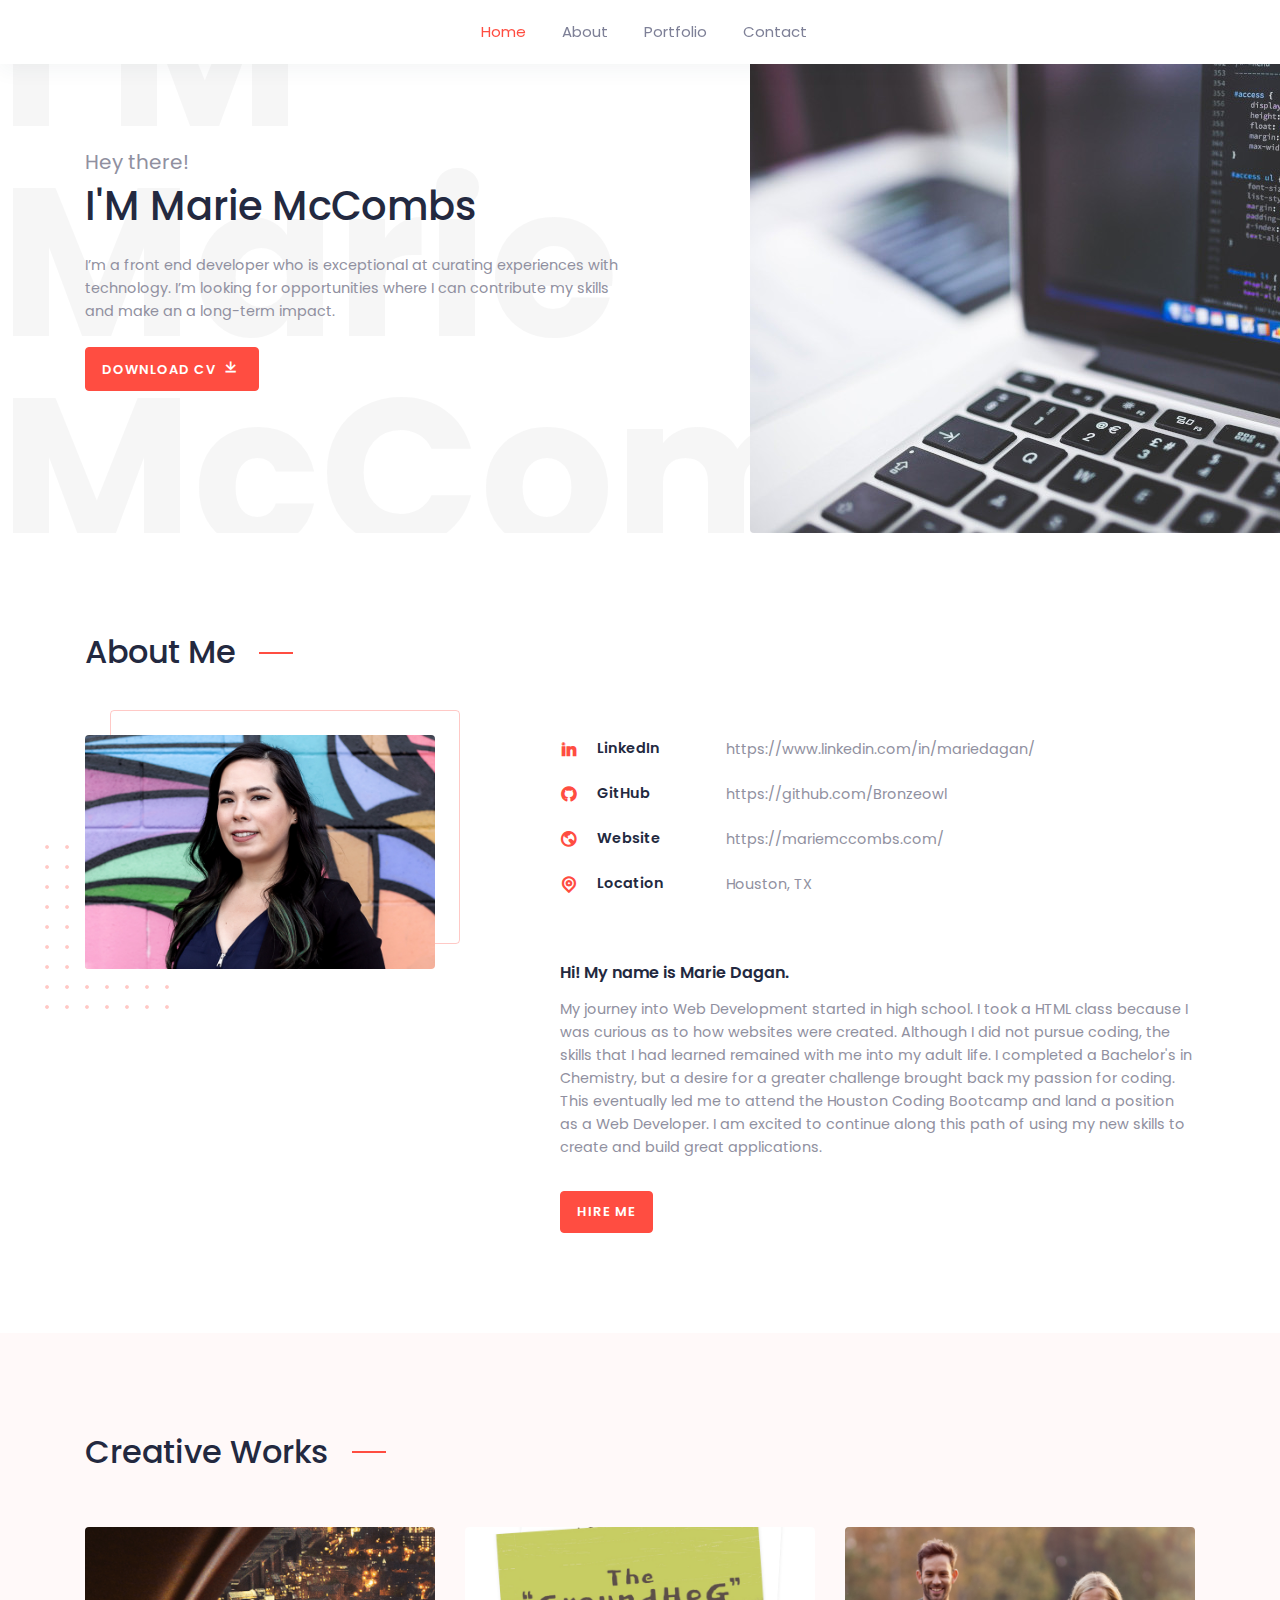
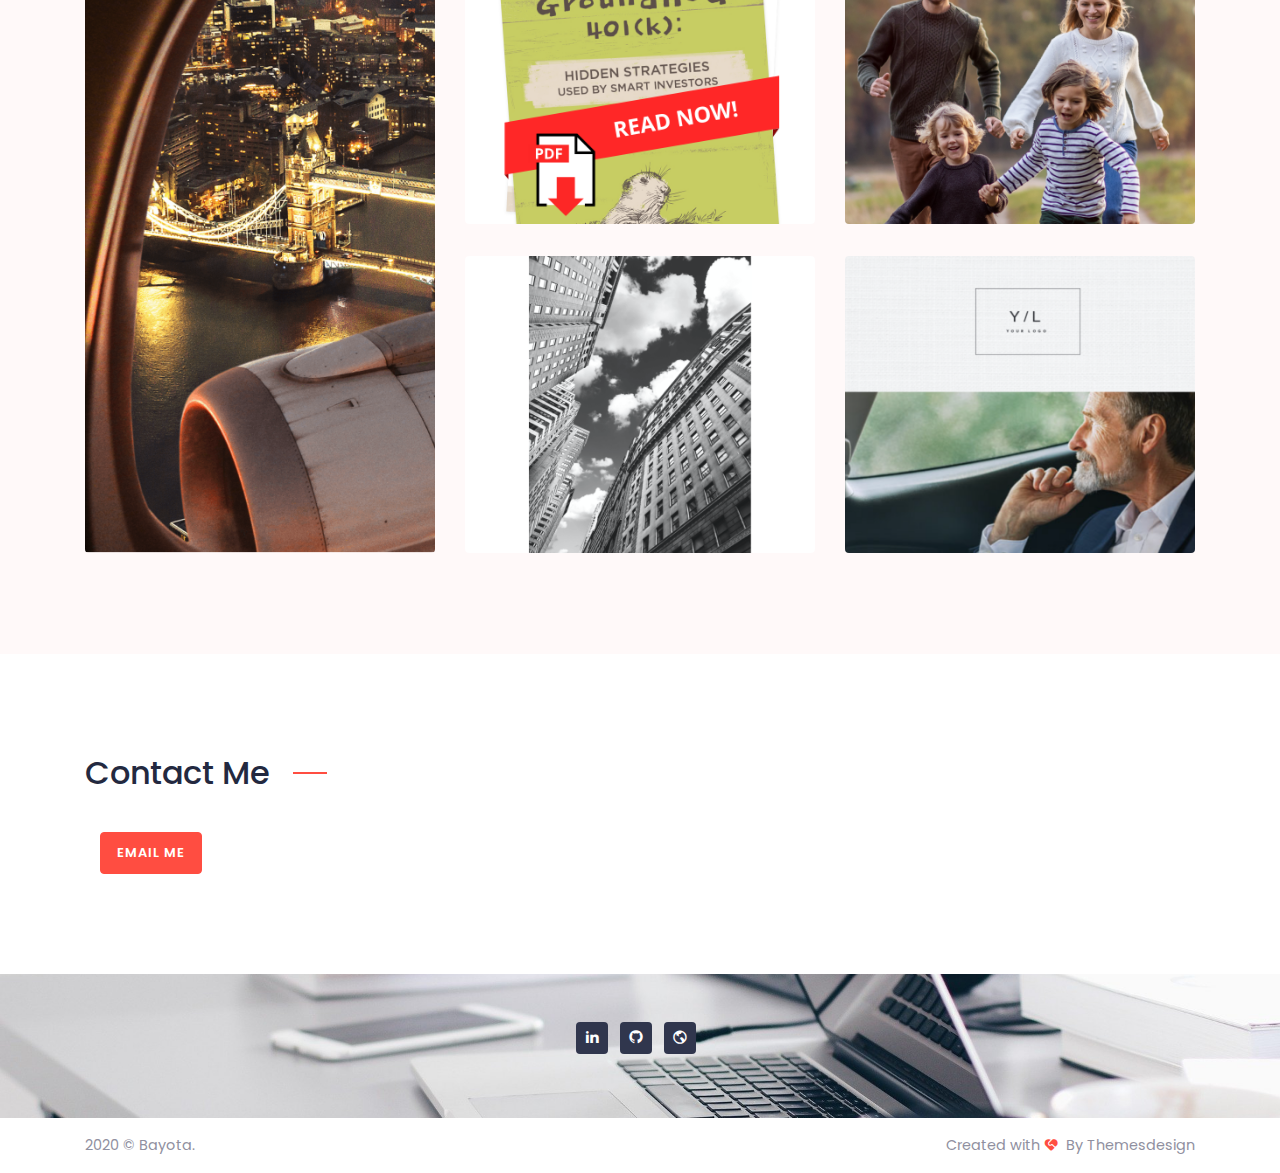
<file: index.html>
<!DOCTYPE html>
<html lang="en">
    <head>
        <meta charset="utf-8" />
        <title>Marie McCombs | Web Developer</title>
        <meta name="viewport" content="width=device-width, initial-scale=1.0" />
        <meta name="description" content="Premium Bootstrap 4 Personal Template" />
        <meta name="keywords" content="bootstrap 4, premium, marketing, multipurpose" />
        <meta content="Themesdesign" name="author" />

        <!--favicon-->
        <link rel="shortcut icon" href="images/favicon.ico" />
     
        <!-- remix icon -->
        <link rel="stylesheet" type="text/css" href="css/remixicon.css">

        <!-- css -->
        <link href="css/bootstrap.min.css" rel="stylesheet" type="text/css" />
        <link href="css/style.min.css?v=2" rel="stylesheet" type="text/css" />
        <link href="css/utilities.min.css" rel="stylesheet" type="text/css" />
    </head>

    <body>
        <!--navbar start-->
        <nav class="navbar navbar-expand-lg fixed-top navbar-light sticky">
            <div class="container">
                <a href="javascript:void(0);" class="navbar-toggler ml-auto" data-toggle="collapse" data-target="#navbarNav" aria-controls="navbarNav" aria-expanded="false" aria-label="Toggle navigation">
                    <span class="navbar-toggle-icon"><i class="ri-menu-line"></i></span>
                </a>

                <div class="collapse navbar-collapse" id="navbarNav">
                    <ul class="navbar-nav mx-auto">
                        <li class="nav-item active">
                            <a class="nav-link" href="#home">Home</a>
                        </li>
                        <li class="nav-item">
                            <a class="nav-link" href="#about">About</a>
                        </li>
                        <li class="nav-item">
                            <a class="nav-link" href="#portfolio">Portfolio</a>
                        </li>
                        <li class="nav-item">
                            <a class="nav-link" href="#contact">Contact</a>
                        </li>
                    </ul>
                </div>
            </div>
        </nav>
        <!--navbar end-->

        <!--hero start-->
        <section class="hero-2 overflow-hidden position-relative" id="home">
            <div class="bg-text d-none d-xl-block">
                <h1 class="font-weight-bold hero-bg-text">
                    I'M <br />
                    Marie <br />
                    McCombs
                </h1>
            </div>
            <div class="container">
                <div class="row align-items-center">
                    <div class="col-lg-6 col-md-6">
                        <h5 class="font-weight-normal text-muted mt-2">Hey there!</h5>
                        <h1 class="text-dark mb-4">I'M Marie McCombs</h1>
                        <p class="text-muted mb-4">
                            I’m a front end developer who is exceptional at curating experiences with technology. I’m looking for opportunities where I can contribute my skills and make an a long-term impact.
                        </p>
                        <a href="pdf/MarieMcCombsResume.pdf" target="new" class="btn btn-primary">
                            Download CV <span><i class="ri-download-line px-1"></i></span>
                        </a>
                    </div>
                    <div class="col-lg-5 col-md-6 offset-lg-1">
                        <img class="rounded hero-img mt-lg-0 mt-5" src="images/hero.jpeg" alt="" />
                    </div>
                </div>
                <!-- end row -->
            </div>
        </section>
        <!--hero end-->

        <!--about me start-->
        <section class="section" id="about">
            <div class="container">
                <div class="row">
                    <div class="col-12 mb-4">                        
                        <h2 class="title">About Me <span class="title-border ml-4 pl-3"></span></h2>                        
                    </div>
                </div>
                <!-- end row -->
                <div class="row">
                    <div class="col-md-4 mt-4 pt-2">
                        <div class="about-border position-relative">
                            <img class="img-fluid rounded about-img" src="images/MarieDagan-2.jpg" alt="" />
                            <img class="img-fluid about-dot d-none d-lg-block" src="images/dot.png" alt="" />
                        </div>
                    </div>

                    <div class="col-md-7 offset-md-1 mt-4 pt-2">
                        <dl class="row align-items-center about-content">
                            <dt class="col-lg-3 col-md-4 col-sm-6 col-12 font-weight-semibold"><i class="ri-linkedin-fill align-middle pr-3 text-primary font-size-18"></i> <span class="pt-sm-0 pt-1">LinkedIn</span></dt>
                            <dd class="col-lg-9 col-md-8 col-sm-6 col-12 text-muted mb-0"><span class="mr-xl-5 mr-4 font-weight-semibold d-none d-sm-none">:</span><a href="https://www.linkedin.com/in/mariedagan/" target="new" class="text-muted pt-sm-0 pt-2 ml-sm-0 ml-3">https://www.linkedin.com/in/mariedagan/</a></dd>

                            <dt class="col-lg-3 col-md-4 col-sm-6 col-12 font-weight-semibold mt-xl-3 mt-2"><i class="ri-github-fill align-middle pr-3 text-primary font-size-18"></i> <span class="pt-sm-0 pt-1">GitHub</span></dt>
                            <dd class="col-lg-9 col-md-8 col-sm-6 col-12 text-muted mb-0 mt-xl-3 mt-2"><span class="mr-xl-5 mr-4 font-weight-semibold d-none d-sm-none">:</span><a href="https://github.com/Bronzeowl" target="new" class="text-muted ml-sm-0 ml-3">https://github.com/Bronzeowl</a></dd>

                            <dt class="col-lg-3 col-md-4 col-sm-6 col-12 font-weight-semibold mt-xl-3 mt-2"><i class="ri-earth-line align-middle pr-3 text-primary font-size-18"></i> <span class="pt-sm-0 pt-1">Website</span></dt>
                            <dd class="col-lg-9 col-md-8 col-sm-6 col-12 text-muted mb-0 mt-xl-3 mt-2"><span class="mr-xl-5 mr-4 font-weight-semibold d-none d-sm-none">:</span><a href="https://mariemccombs.com/" target="new" class="text-muted ml-sm-0 ml-3">https://mariemccombs.com/</a></dd>

                            <dt class="col-lg-3 col-md-4 col-sm-6 col-12 font-weight-semibold mt-xl-3 mt-2"><i class="ri-map-pin-line align-middle pr-3 text-primary font-size-18"></i> <span class="pt-sm-0 pt-1">Location</span></dt>
                            <dd class="col-lg-9 col-md-8 col-sm-6 col-12 text-muted mb-0 mt-xl-3 mt-2"><span class="mr-xl-5 mr-4 font-weight-semibold d-none d-sm-none">:</span><a href="#" class="text-muted ml-sm-0 ml-3">Houston, TX</a></dd>
                        </dl>

                        <div class="row">
                            <div class="col-12 pt-xl-5 pt-3">
                                <h6 class="font-weight-semibold">Hi! My name is Marie Dagan.</h6>
                                <p class="text-muted mt-xl-3 mt-2">
                                    My journey into Web Development started in high school. I took a HTML class because I was curious as to how websites were created. Although I did not pursue coding, the skills that I had learned remained with me into my adult life. I completed a Bachelor's in Chemistry, but a desire for a greater challenge brought back my passion for coding. This eventually led me to attend the Houston Coding Bootcamp and land a position as a Web Developer. I am excited to continue along this path of using my new skills to create and build great applications.
                                </p>
    
                                <a href="#contact" class="btn btn-primary mt-3">Hire Me</a>
                            </div>
                        </div>
                    </div>
                </div>
                <!-- end row -->
            </div>
        </section>
        <!-- about us end -->

        <!-- creative works start -->
        <section class="section bg-light" id="portfolio">
            <div class="container">
                <div class="row">
                    <div class="col-12 mb-4">
                        <h2 class="mb-0 title">Creative Works <span class="title-border ml-4 pl-3"></span></h2>
                    </div>
                </div>
                <!-- end row -->

                <!-- Gallery -->
                <div class="row projects-wrapper">
                    <div class="col-lg-4 col-md-6 mt-4 pt-2 web-design">
                        <div class="position-relative rounded overflow-hidden img-box">
                            <img class="img-fluid" src="images/project-1.png" alt="" />
                            <a href="https://github.com/Bronzeowl/newsletter" target="new">
                                <div class="item-caption">
                                    <div class="text-center text-white work-content">
                                        <p class="font-size-13 text-uppercase font-weight-medium mb-2">Coding</p>
                                        <h4>Newsletter</h4>
                                    </div>
                                </div>
                            </a>
                        </div>
                    </div>

                    <div class="col-lg-4 col-md-6 mt-4 pt-2 web-design graphic-design">
                        <div class="position-relative rounded overflow-hidden img-box">
                            <img class="img-fluid" src="images/project-2.png" alt="" />
                            <a href="https://github.com/Bronzeowl/lead-generation" target="new">
                                <div class="item-caption">
                                    <div class="text-center text-white work-content">
                                        <p class="font-size-13 text-uppercase font-weight-medium mb-2">Coding</p>
                                        <h4>Lead Generation</h4>
                                    </div>
                                </div>
                            </a>
                        </div>
                    </div>

                    <div class="col-lg-4 col-md-6 mt-4 pt-2 graphic-design ui-ux-design">
                        <div class="position-relative rounded overflow-hidden img-box">
                            <img class="img-fluid" src="images/project-3.png" alt="" />
                            <a href="https://github.com/Bronzeowl/prospecting" target="new">
                                <div class="item-caption">
                                <div class="text-center text-white work-content">
                                    <p class="font-size-13 text-uppercase font-weight-medium mb-2">Coding</p>
                                    <h4>Prospecting</h4>
                                </div>
                            </div>
                            </a>
                        </div>
                    </div>

                    <div class="col-lg-4 col-md-6 mt-4 pt-2 graphic-design ui-ux-design">
                        <div class="position-relative rounded overflow-hidden img-box">
                            <img class="img-fluid" src="images/project-4.png" alt="" />
                            <a href="https://github.com/Bronzeowl/quarterly" target="new">
                                <div class="item-caption">
                                    <div class="text-center text-white work-content">
                                        <p class="font-size-13 text-uppercase font-weight-medium mb-2">Coding</p>
                                        <h4>Quarterly Newsletter</h4>
                                    </div>
                                </div>
                            </a>
                        </div>
                    </div>

                    <div class="col-lg-4 col-md-6 mt-4 pt-2 ui-ux-design">
                        <div class="position-relative rounded overflow-hidden img-box">
                            <img class="img-fluid" src="images/project-5.png" alt="" />
                            <a href="https://github.com/Bronzeowl/email-newsletter" target="new">
                                <div class="item-caption">
                                    <div class="text-center text-white work-content">
                                        <p class="font-size-13 text-uppercase font-weight-medium mb-2">Coding</p>
                                        <h4>Email Newsletter</h4>
                                    </div>
                                </div>
                            </a>
                        </div>
                    </div>
                </div>
                <!-- end row -->
            </div>
        </section>
        <!-- creative works end -->

        <!-- contact us start -->
        <section class="section" id="contact">
            <div class="container">
                <div class="row">
                    <div class="col-12 mb-4">
                        <h2 class="mb-0 title">Contact Me <span class="title-border ml-4 pl-3"></span></h2>
                    </div>
                </div>
                <!-- end row -->
                <!-- <div class="row">
                    <div class="col-12 mt-4 pt-2" id="simple-msg">
                        <form method="post" name="myForm" onsubmit="return validateForm()">
                            <p id="error-msg"></p>
                            <div class="row">
                                <div class="col-md-6">
                                    <div class="form-group mb-4">
                                        <input type="text" class="form-control" placeholder="NAME" name="name" id="name" />
                                    </div>
                                </div>
                                <div class="col-md-6">
                                    <div class="form-group mb-4">
                                        <input type="email" class="form-control" placeholder="EMAIL" name="email" id="email" />
                                    </div>
                                </div>
                            </div> -->
                            <!-- end row -->
                            <!-- <div class="row">
                                <div class="col-12">
                                    <div class="form-group mb-4">
                                        <input type="text" name="subject" class="form-control" placeholder="SUBJECT"  id="subject"/>
                                    </div>
                                </div>
                            </div> -->
                            <!-- end row -->
                            <!-- <div class="row">
                                <div class="col-12">
                                    <div class="form-group mb-4">
                                        <textarea class="form-control" name="comments"  placeholder="MESSAGE" rows="5" id="comments"></textarea>
                                    </div>
                                </div>
                            </div> -->
                            <!-- end row -->
                            <!-- <input type="submit" id="submit" name="send" class="btn btn-primary" value="Send message" />
                        </form>
                    </div>
                </div> -->

                <!-- new contact start -->
                <div class="container contact">
                    <div class="contact-info">
                        <div class="w-md-50 text-left font-weight-semibold">
                            <a href="mailto:mccombsmariem@gmail.com" class="btn btn-primary mt-3">Email Me</a>
                        </div>
                    </div>
                </div>
                <!-- new contact end -->

            </div>
        </section>
        <!-- contact us end -->


        <!-- footer start -->
        <footer class="footer" style="background-image: url(images/footer.jpeg);">
            <div class="container">
                <div class="row py-sm-5 py-3">
                    <div class="mx-auto">
                        <ul class="list-unstyled">
                            <li class="list-inline d-inline-block social-list">
                                <a class="list-inline-item rounded mr-2 social-link" href="https://www.linkedin.com/in/mariedagan/" target="new"><i class="ri-linkedin-fill"></i></a>
                            </li>
                            <li class="list-inline d-inline-block social-list">
                                <a class="list-inline-item rounded mr-2 social-link" href="https://github.com/Bronzeowl" target="new"><i class="ri-github-fill"></i></a>
                            </li>
                            <li class="list-inline d-inline-block social-list">
                                <a class="list-inline-item rounded mr-2 social-link" href="https://mariedagan.com/"><i class="ri-earth-line" target="new"></i></a>
                            </li>
                        </ul>
                    </div>
                </div>
                <!-- end row -->
            </div>
        </footer>
        <!-- end footer -->

        <!-- footer-alter start -->
        <section class="py-3">
            <div class="container">
                <div class="row">
                    <div class="col-lg-4 col-md-6">
                        <p class="text-muted mb-0">2020 © Bayota.</p>
                    </div>
                    <div class="col-lg-4 offset-lg-4 col-md-6 text-md-right">
                        <p class="text-muted mb-0">Created with<i class="ri-service-fill align-middle text-primary px-1"></i> By Themesdesign</p>
                    </div>
                </div>
                <!-- end row -->
            </div>
        </section>
        <!-- end footer alter -->

        <script src="js/jquery-3.5.1.min.js"></script>
        <script src="js/bootstrap.bundle.min.js"></script>

        <!-- smooth link -->
        <script src="js/scrollspy.min.js"></script>
        <script src="js/jquery.easing.min.js"></script>

        <!-- portfolio filter -->
        <script src="js/isotope.js"></script>
        <script src="js/portfolio.init.js"></script>

        <script src="js/app.js"></script>
    </body>
</html>
</file>
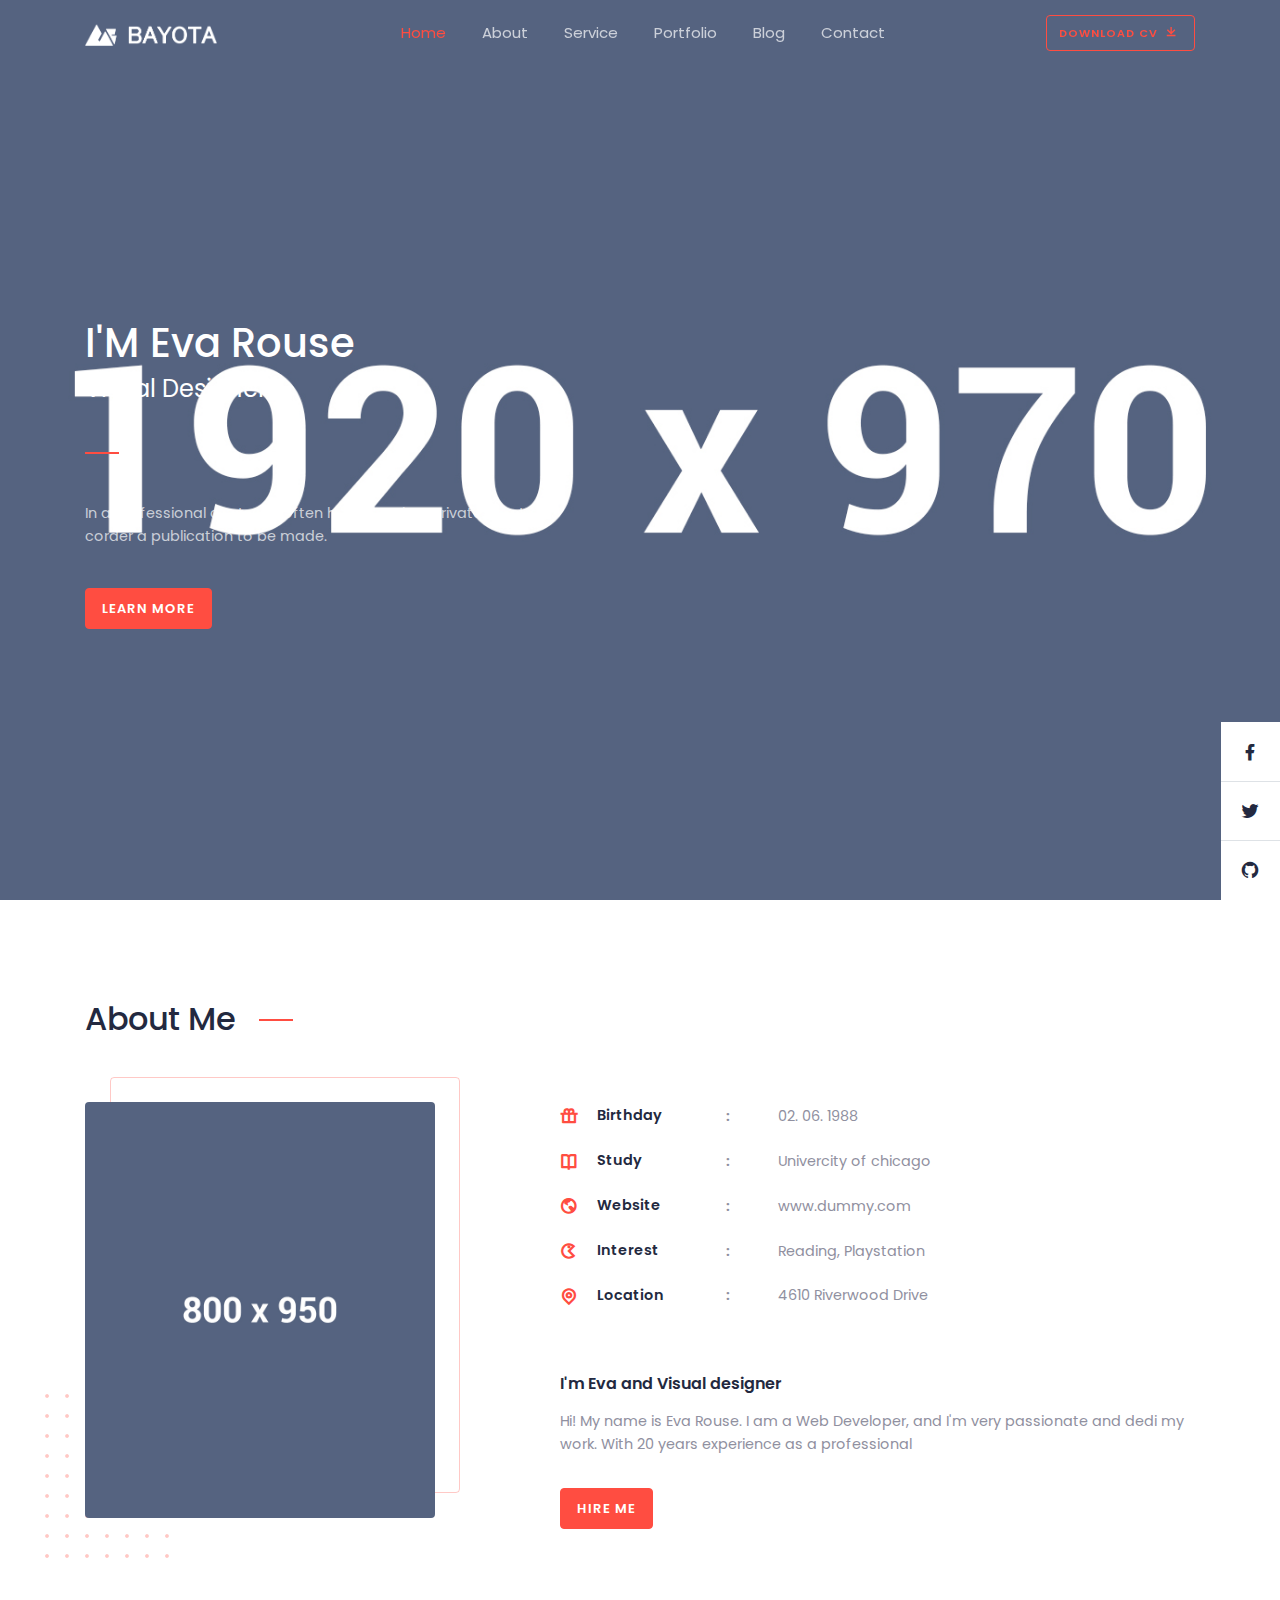
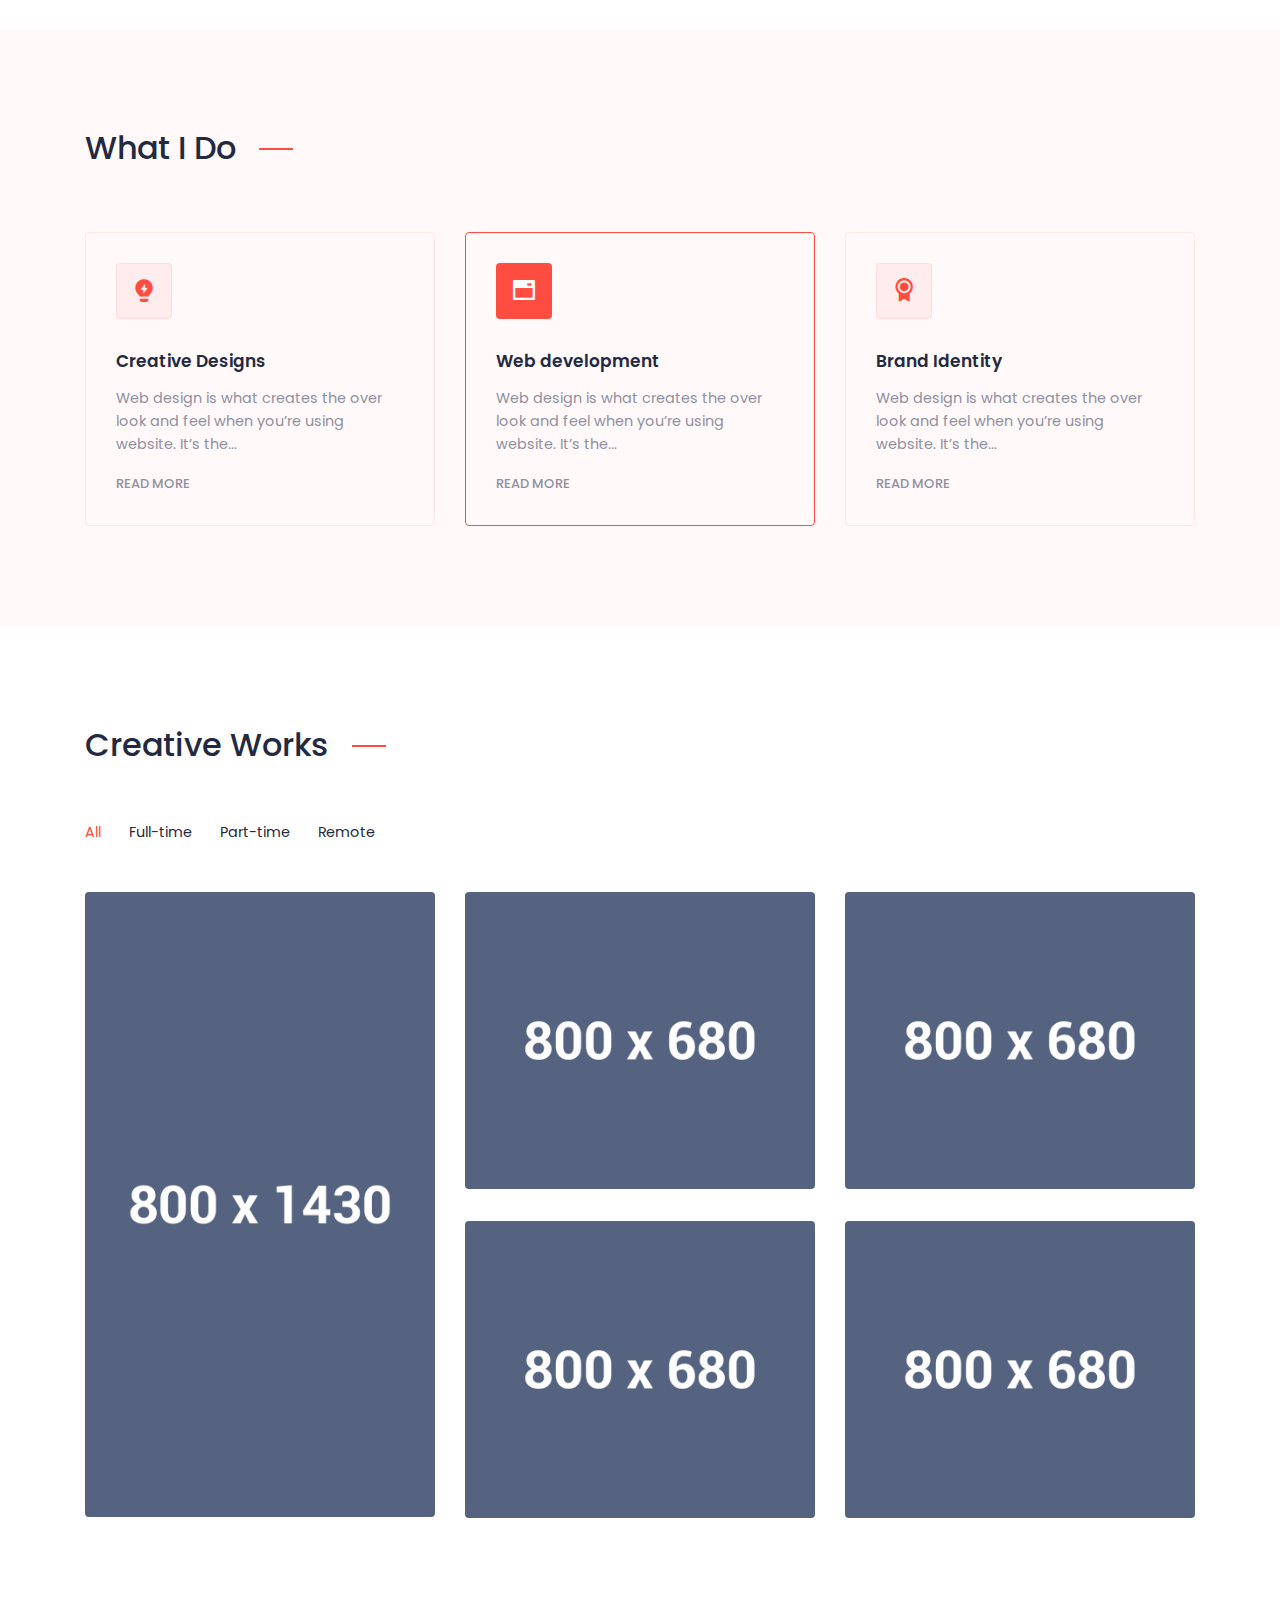
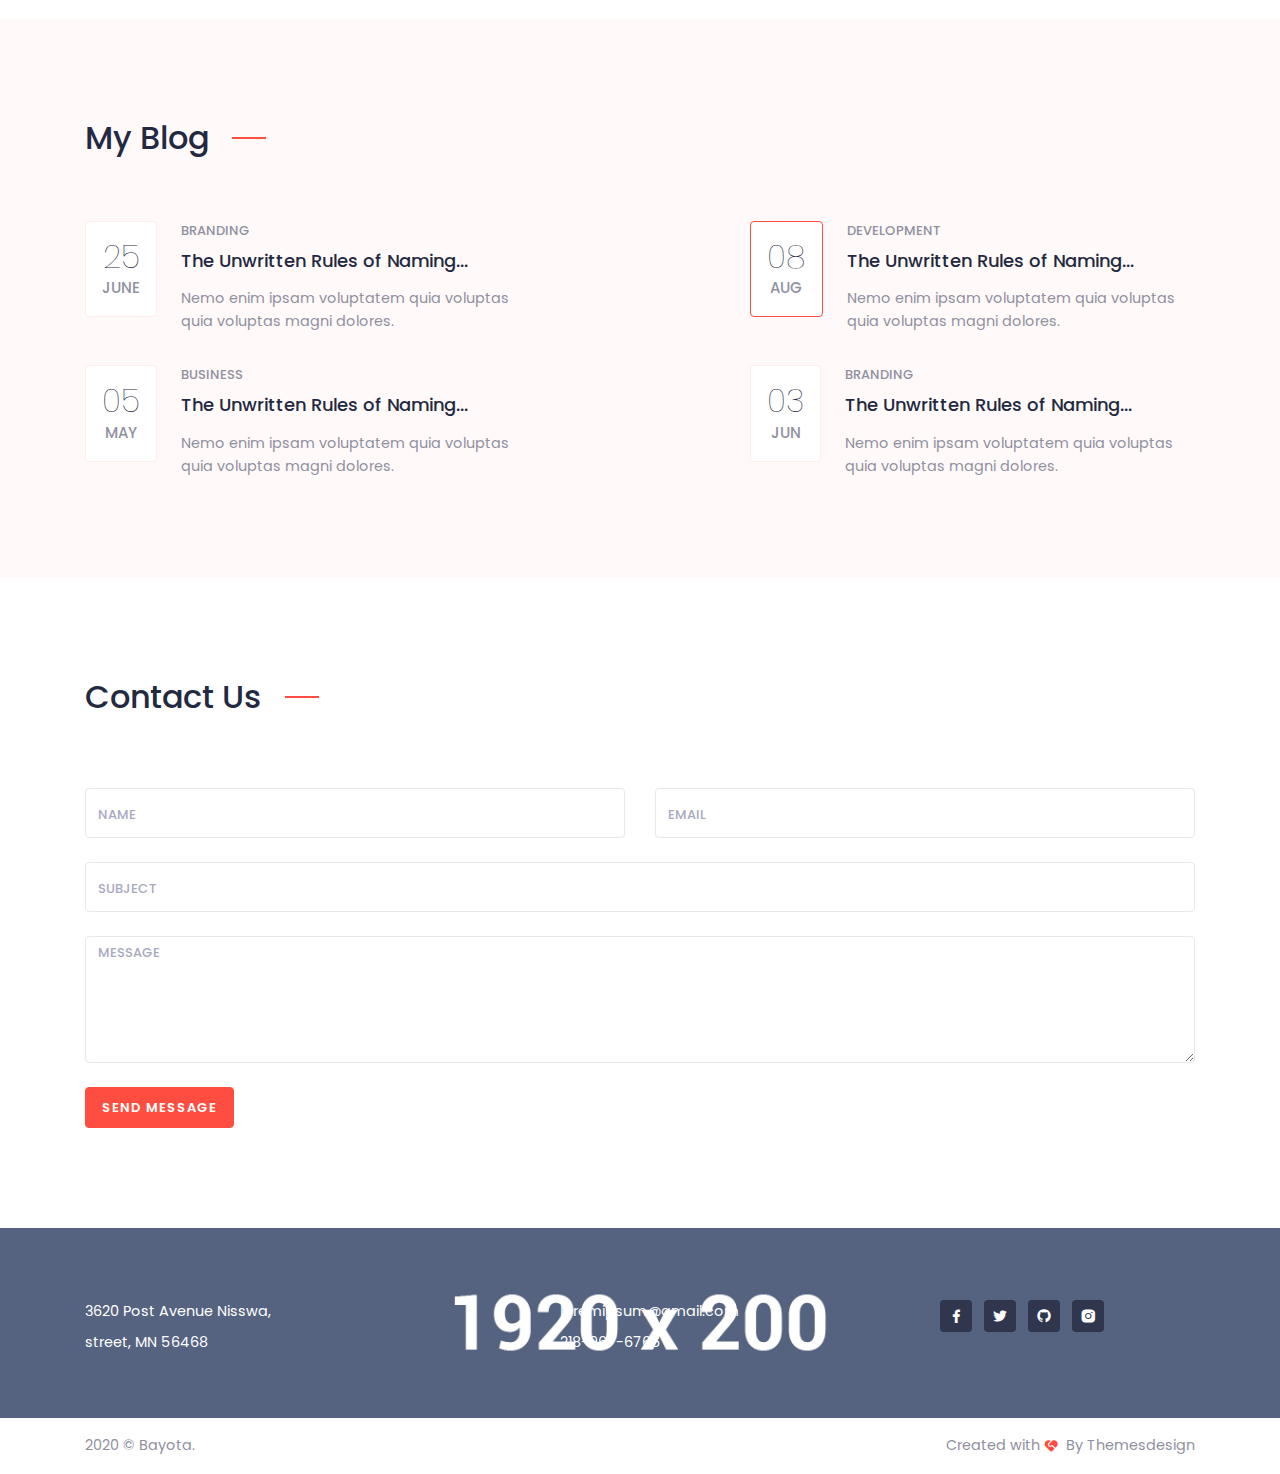
<file: layout-1.html>
<!DOCTYPE html>
<html lang="en">
    <head>
        <meta charset="utf-8" />
        <title>Bayota - Responsive Personal Tamplate</title>
        <meta name="viewport" content="width=device-width, initial-scale=1.0" />
        <meta name="description" content="Premium Bootstrap 4 Personal Template" />
        <meta name="keywords" content="bootstrap 4, premium, marketing, multipurpose" />
        <meta content="Themesdesign" name="author" />

        <!--favicon-->
        <link rel="shortcut icon" href="images/favicon.ico" />

        <!-- remix icon -->
        <link rel="stylesheet" type="text/css" href="css/remixicon.css">

        <!-- css -->
        <link href="css/bootstrap.min.css" rel="stylesheet" type="text/css" />
        <link href="css/style.min.css" rel="stylesheet" type="text/css" />
    </head>

    <body>
        <!--navbar start-->
        <nav class="navbar navbar-expand-lg fixed-top navbar-dark sticky">
            <div class="container">
                <a class="navbar-brand" href="#">
                    <img src="images/logo-light.png" alt="" class="logo-light" height="22" />
                    <img src="images/logo-dark.png" alt="" class="logo-dark" height="22" />
                </a>
                <a href="javascript:void(0);" class="navbar-toggler ml-auto" data-toggle="collapse" data-target="#navbarNav" aria-controls="navbarNav" aria-expanded="false" aria-label="Toggle navigation">
                    <span class="navbar-toggle-icon"><i class="ri-menu-line"></i></span>
                </a>

                <div class="collapse navbar-collapse" id="navbarNav">
                    <ul class="navbar-nav mx-auto">
                        <li class="nav-item active">
                            <a class="nav-link" href="#home">Home</a>
                        </li>
                        <li class="nav-item">
                            <a class="nav-link" href="#about">About</a>
                        </li>
                        <li class="nav-item">
                            <a class="nav-link" href="#service">Service</a>
                        </li>
                        <li class="nav-item">
                            <a class="nav-link" href="#portfolio">Portfolio</a>
                        </li>
                        <li class="nav-item">
                            <a class="nav-link" href="#blog">Blog</a>
                        </li>
                        <li class="nav-item">
                            <a class="nav-link" href="#contact">Contact</a>
                        </li>
                    </ul>

                    <a href="#" class="btn btn-sm nav-btn btn-outline-primary my-lg-0 my-2">                        
                        Download CV <span><i class="ri-download-line px-1"></i></span>                       
                    </a>
                </div>
            </div>
        </nav>
        <!--navbar end-->

        <!--Hero start-->
        <section class="hero-1 position-relative align-items-center justify-content-center d-flex" style="background-image: url(images/hero-1-img.jpg);" id="home">
            <div class="container">
                <div class="row">
                    <div class="col">
                        <h1 class="text-white mt-xl-5">I'M Eva Rouse</h1>
                        <h4 class="font-weight-normal text-white">Visual Designer</h4>
                        <div class="hero-line my-5"></div>
                        <p class="text-white-70">
                            In a professional context it often happens that private clients <br />
                            corder a publication to be made.
                        </p>
                        <a href="#" class="btn btn-primary mt-4">Learn More</a>
                    </div>
                </div>
                <!-- end row -->
            </div>
            <div class="hero-social-icon d-none d-md-block">
                <a class="social-media border-bottom bg-white" href="#"><i class="ri-facebook-fill"></i></a>
                <a class="social-media border-bottom bg-white" href="#"><i class="ri-twitter-fill"></i></a>
                <a class="social-media bg-white" href="#"><i class="ri-github-fill"></i></a>
            </div>
        </section>
        <!--Hero end-->

        <!--about me start-->
        <section class="section" id="about">
            <div class="container">
                <div class="row">
                    <div class="col-12 mb-4">                        
                        <h2 class="title">About Me <span class="title-border ml-4 pl-3"></span></h2>                        
                    </div>
                </div>
                <!-- end row -->
                <div class="row">
                    <div class="col-md-4 mt-4 pt-2">
                        <div class="about-border position-relative">
                            <img class="img-fluid rounded about-img" src="images/aboutme.jpg" alt="" />
                            <img class="img-fluid about-dot d-none d-lg-block" src="images/dot.png" alt="" />
                        </div>
                    </div>

                    <div class="col-md-7 offset-md-1 mt-4 pt-2">
                        <dl class="row align-items-center about-content">
                            <dt class="col-lg-3 col-md-4 col-6 font-weight-semibold"><i class="ri-gift-line align-middle pr-3 text-primary font-size-18"></i> Birthday</dt>
                            <dd class="col-lg-9 col-md-8 col-6 text-muted mb-0"><span class="mr-xl-5 mr-4 font-weight-semibold">:</span>02. 06. 1988</dd>

                            <dt class="col-lg-3 col-md-4 col-6 font-weight-semibold mt-xl-3 mt-2"><i class="ri-book-open-line align-middle pr-3 text-primary font-size-18"></i> Study</dt>
                            <dd class="col-lg-9 col-md-8 col-6 text-muted mb-0 mt-xl-3 mt-2"><span class="mr-xl-5 mr-4 font-weight-semibold">:</span>Univercity of chicago</dd>

                            <dt class="col-lg-3 col-md-4 col-6 font-weight-semibold mt-xl-3 mt-2"><i class="ri-earth-line align-middle pr-3 text-primary font-size-18"></i> Website</dt>
                            <dd class="col-lg-9 col-md-8 col-6 text-muted mb-0 mt-xl-3 mt-2"><span class="mr-xl-5 mr-4 font-weight-semibold">:</span>www.dummy.com</dd>

                            <dt class="col-lg-3 col-md-4 col-6 font-weight-semibold mt-xl-3 mt-2"><i class="ri-game-line align-middle pr-3 text-primary font-size-18"></i> Interest</dt>
                            <dd class="col-lg-9 col-md-8 col-6 text-muted mb-0 mt-xl-3 mt-2"><span class="mr-xl-5 mr-4 font-weight-semibold">:</span>Reading, Playstation</dd>

                            <dt class="col-lg-3 col-md-4 col-6 font-weight-semibold mt-xl-3 mt-2"><i class="ri-map-pin-line align-middle pr-3 text-primary font-size-18"></i> Location</dt>
                            <dd class="col-lg-9 col-md-8 col-6 text-muted mb-0 mt-xl-3 mt-2"><span class="mr-xl-5 mr-4 font-weight-semibold">:</span>4610 Riverwood Drive</dd>
                        </dl>

                        <div class="row">
                            <div class="col-12 pt-xl-5 pt-3">
                                <h6 class="font-weight-semibold">I'm Eva and Visual designer</h6>
                                <p class="text-muted mt-xl-3 mt-2">
                                    Hi! My name is Eva Rouse. I am a Web Developer, and I'm very passionate and dedi my work. With 20 years experience as a professional
                                </p>
    
                                <a href="#" class="btn btn-primary mt-3">Hire Me</a>
                            </div>
                        </div>
                    </div>
                </div>
                <!-- end row -->
            </div>
        </section>
        <!-- about us end -->

        <!-- what i do start -->
        <section class="section bg-light" id="service">
            <div class="container">
                <div class="row">
                    <div class="col-12 mb-4">
                        <h2 class="title">What I Do <span class="title-border ml-4 pl-3"></span></h2>
                    </div>
                </div>
                <!-- end row -->

                <div class="row">
                    <div class="col-lg-4 col-md-6 mt-4 pt-2">
                        <div class="service-box rounded position-relative">
                            <div class="service-icon rounded"><i class="ri-lightbulb-flash-fill"></i></div>
                            <h5 class="font-size-17 font-weight-semibold mt-4 pt-2">Creative Designs</h5>
                            <p class="text-muted mt-3">
                                Web design is what creates the over look and feel when you’re using website. It’s the...
                            </p>
                            <a class="text-uppercase font-size-13 font-weight-medium text-muted pt-4" href="#">Read More</a>
                        </div>
                    </div>

                    <div class="col-lg-4 col-md-6 mt-4 pt-2">
                        <div class="service-box rounded position-relative active">
                            <div class="service-icon rounded"><i class="ri-window-2-fill"></i></div>
                            <h5 class="font-size-17 font-weight-semibold mt-4 pt-2">Web development</h5>
                            <p class="text-muted mt-3">
                                Web design is what creates the over look and feel when you’re using website. It’s the...
                            </p>
                            <a class="text-uppercase font-size-13 font-weight-medium text-muted pt-4" href="#">Read More</a>
                        </div>
                    </div>

                    <div class="col-lg-4 col-md-6 mt-4 pt-2">
                        <div class="service-box rounded position-relative">
                            <div class="service-icon rounded"><i class="ri-award-fill"></i></div>
                            <h5 class="font-size-17 font-weight-semibold mt-4 pt-2">Brand Identity</h5>
                            <p class="text-muted mt-3">
                                Web design is what creates the over look and feel when you’re using website. It’s the...
                            </p>
                            <a class="text-uppercase font-size-13 font-weight-medium text-muted pt-4" href="#">Read More</a>
                        </div>
                    </div>
                </div>
                <!-- end row -->
            </div>
        </section>
        <!-- what i do end -->

        <!-- creative works start -->
        <section class="section" id="portfolio">
            <div class="container">
                <div class="row">
                    <div class="col-12 mb-4">
                        <h2 class="mb-0 title">Creative Works <span class="title-border ml-4 pl-3"></span></h2>
                    </div>
                </div>
                <!-- end row -->

                <div class="row">
                    <ul class="col container-filter categories-filter list-unstyled mt-4 pt-2" id="filter">
                        <li class="list-inline-item cat-list mr-sm-4 mr-2"><a class="categories active" data-filter="*">All</a></li>
                        <li class="list-inline-item cat-list mr-sm-4 mr-2"><a class="categories" data-filter=".full-time">Full-time</a></li>
                        <li class="list-inline-item cat-list mr-sm-4 mr-2"><a class="categories" data-filter=".part-time">Part-time</a></li>
                        <li class="list-inline-item cat-list mr-sm-4 mr-2"><a class="categories" data-filter=".remote">Remote</a></li>
                    </ul>
                </div>
                <!-- end row -->

                <!-- Gallery -->
                <div class="row projects-wrapper">
                    <div class="col-lg-4 col-md-6 mt-4 pt-2 web-design">
                        <div class="position-relative rounded overflow-hidden img-box">
                            <img class="img-fluid" src="images/work-1.jpg" alt="" />
                            <div class="item-caption">
                                <div class="text-center text-white work-content">
                                    <p class="font-size-13 text-uppercase font-weight-medium mb-2">Photoshop</p>
                                    <h4><a href="#" class="text-white">Cerative Design</a></h4>
                                </div>
                            </div>
                        </div>
                    </div>

                    <div class="col-lg-4 col-md-6 mt-4 pt-2 web-design graphic-design">
                        <div class="position-relative rounded overflow-hidden img-box">
                            <img class="img-fluid" src="images/work-2.jpg" alt="" />
                            <div class="item-caption">
                                <div class="text-center text-white work-content">
                                    <p class="font-size-13 text-uppercase font-weight-medium mb-2">Illustration</p>
                                    <h4><a href="#" class="text-white">Icons</a></h4>
                                </div>
                            </div>
                        </div>
                    </div>

                    <div class="col-lg-4 col-md-6 mt-4 pt-2 graphic-design ui-ux-design">
                        <div class="position-relative rounded overflow-hidden img-box">
                            <img class="img-fluid" src="images/work-3.jpg" alt="" />
                            <div class="item-caption">
                                <div class="text-center text-white work-content">
                                    <p class="font-size-13 text-uppercase font-weight-medium mb-2">Web Design</p>
                                    <h4><a href="#" class="text-white">Cerative Layout</a></h4>
                                </div>
                            </div>
                        </div>
                    </div>

                    <div class="col-lg-4 col-md-6 mt-4 pt-2 graphic-design ui-ux-design">
                        <div class="position-relative rounded overflow-hidden img-box">
                            <img class="img-fluid" src="images/work-4.jpg" alt="" />
                            <div class="item-caption">
                                <div class="text-center text-white work-content">
                                    <p class="font-size-13 text-uppercase font-weight-medium mb-2">Graphics</p>
                                    <h4> <a href="#" class="text-white">UI/UX Design</a></h4>
                                </div>
                            </div>
                        </div>
                    </div>

                    <div class="col-lg-4 col-md-6 mt-4 pt-2 ui-ux-design">
                        <div class="position-relative rounded overflow-hidden img-box">
                            <img class="img-fluid" src="images/work-5.jpg" alt="" />
                            <div class="item-caption">
                                <div class="text-center text-white work-content">
                                    <p class="font-size-13 text-uppercase font-weight-medium mb-2">Adobe XD</p>
                                    <h4> <a href="#" class="text-white">App Design</a></h4>
                                </div>
                            </div>
                        </div>
                    </div>
                </div>
                <!-- end row -->
            </div>
        </section>
        <!-- creative works end -->

        <!-- my blog -->
        <section class="section bg-light" id="blog">
            <div class="container">
                <div class="row">
                    <div class="col-12 mb-4">
                        <h2 class="title">My Blog <span class="title-border ml-4 pl-3"></span></h2>
                    </div>
                </div>
                <!-- end row -->
                <div class="row">
                    <div class="col-xl-5 col-md-6 col-12 mt-4 pt-2">
                        <div class="media blog-box">
                            <div class="bg-white rounded text-center date-box p-3 mr-4">
                                <h2 class="font-weight-lighter mb-0">25</h2>
                                <p class="font-size-15 text-muted text-uppercase font-weight-medium mb-0">June</p>
                            </div>
                            <div class="media-body">
                                <p class="font-size-13 text-muted text-uppercase font-weight-medium mb-2">branding</p>
                                <h4 class="font-size-18 mb-3"><a class="text-dark" href="#">The Unwritten Rules of Naming...</a></h4>
                                <p class="text-muted mt-2 mb-0">Nemo enim ipsam voluptatem quia voluptas quia voluptas magni dolores.</p>
                            </div>
                        </div>
                    </div>

                    <div class="col-xl-5 offset-xl-2 col-md-6 col-12 mt-4 pt-2">
                        <div class="media blog-box active">
                            <div class="bg-white rounded text-center date-box p-3 mr-4">
                                <h2 class="font-weight-lighter mb-0">08</h2>
                                <p class="font-size-15 text-muted text-uppercase font-weight-medium mb-0">Aug</p>
                            </div>
                            <div class="media-body">
                                <p class="text-uppercase font-size-13 text-muted font-weight-medium mb-2">development</p>
                                <h4 class="font-size-18 mb-3"><a class="text-dark" href="#">The Unwritten Rules of Naming...</a></h4>
                                <p class="text-muted mt-2 mb-0">Nemo enim ipsam voluptatem quia voluptas quia voluptas magni dolores.</p>
                            </div>
                        </div>
                    </div>

                    <div class="col-xl-5 col-md-6 col-12 mt-4 pt-2">
                        <div class="media blog-box">
                            <div class="bg-white rounded date-box text-center p-3 mr-4">
                                <h2 class="font-weight-lighter mb-0">05</h2>
                                <p class="font-size-15 text-muted text-uppercase font-weight-medium mb-0">May</p>
                            </div>
                            <div class="media-body">
                                <p class="text-uppercase font-size-13 text-muted font-weight-medium mb-2">business</p>
                                <h4 class="font-size-18 mb-3"><a class="text-dark" href="#">The Unwritten Rules of Naming...</a></h4>
                                <p class="text-muted mt-2 mb-0">Nemo enim ipsam voluptatem quia voluptas quia voluptas magni dolores.</p>
                            </div>
                        </div>
                    </div>

                    <div class="col-xl-5 offset-xl-2 col-md-6 col-12 mt-4 pt-2">
                        <div class="media blog-box">
                            <div class="bg-white rounded date-box text-center p-3 mr-4">
                                <h2 class="font-weight-lighter mb-0">03</h2>
                                <p class="font-size-15 text-muted text-uppercase font-weight-medium mb-0">jun</p>
                            </div>
                            <div class="media-body">
                                <p class="font-size-13 text-muted text-uppercase font-weight-medium mb-2">branding</p>
                                <h4 class="font-size-18 mb-3"><a class="text-dark" href="#">The Unwritten Rules of Naming...</a></h4>
                                <p class="text-muted mt-2 mb-0">Nemo enim ipsam voluptatem quia voluptas quia voluptas magni dolores.</p>
                            </div>
                        </div>
                    </div>
                </div>
                <!-- end row -->
            </div>
        </section>
        <!-- my blog end -->

        <!-- contact us start -->
        <section class="section" id="contact">
            <div class="container">
                <div class="row">
                    <div class="col-12 mb-4">
                        <h2 class="mb-0 title">Contact Us <span class="title-border ml-4 pl-3"></span></h2>
                    </div>
                </div>
                <!-- end row -->
                <div class="row">
                    <div class="col-12 mt-4 pt-2">
                        <form method="post" name="myForm" onsubmit="return validateForm()">
                            <p id="error-msg"></p>
                            <div class="row">
                                <div class="col-md-6">
                                    <div class="form-group mb-4">
                                        <input type="text" class="form-control" placeholder="NAME" id="name" />
                                    </div>
                                </div>
                                <div class="col-md-6">
                                    <div class="form-group mb-4">
                                        <input type="email" class="form-control" placeholder="EMAIL" id="email" />
                                    </div>
                                </div>
                            </div>
                            <!-- end row -->
                            <div class="row">
                                <div class="col-12">
                                    <div class="form-group mb-4">
                                        <input type="text" class="form-control" placeholder="SUBJECT"  id="subject"/>
                                    </div>
                                </div>
                            </div>
                            <!-- end row -->
                            <div class="row">
                                <div class="col-12">
                                    <div class="form-group mb-4">
                                        <textarea class="form-control" placeholder="MESSAGE" rows="5" id="comments"></textarea>
                                    </div>
                                </div>
                            </div>
                            <!-- end row -->
                            <input type="submit" id="submit" name="send" class="btn btn-primary" value="Send message" />
                        </form>
                    </div>
                </div>
            </div>
        </section>
        <!-- contact us end -->

        <!-- footer start -->
        <footer class="footer" style="background-image: url(images/footer-bg.jpg);">
            <div class="container">
                <div class="row py-sm-5 py-3">
                    <div class="col-lg-4 col-md-3 text-white mt-4">
                        <p class="mb-0">3620 Post Avenue Nisswa,</p>
                        <p class="mt-2">street, MN 56468</p>
                    </div>
                    <div class="col-lg-3 col-md-3 offset-lg-1 offset-md-1 text-white mt-4">
                        <p class="mb-0">loremipsum@gmail.com</p>
                        <p class="mt-2">218-967-6766</p>
                    </div>
                    <div class="col-lg-3 col-md-4 offset-lg-1 offset-md-1 mt-4">
                        <ul class="list-unstyled">
                            <li class="list-inline d-inline-block social-list">
                                <a class="list-inline-item rounded mr-2 social-link" href="#"><i class="ri-facebook-fill"></i></a>
                            </li>
                            <li class="list-inline d-inline-block social-list">
                                <a class="list-inline-item rounded mr-2 social-link" href="#"><i class="ri-twitter-fill"></i></a>
                            </li>
                            <li class="list-inline d-inline-block social-list">
                                <a class="list-inline-item rounded mr-2 social-link" href="#"><i class="ri-github-fill"></i></a>
                            </li>
                            <li class="list-inline d-inline-block social-list">
                                <a class="list-inline-item rounded mr-2 social-link" href="#"><i class="ri-instagram-fill"></i></a>
                            </li>
                        </ul>
                    </div>
                </div>
                <!-- end row -->
            </div>
        </footer>
        <!-- end footer -->

        <!-- footer-alter start -->
        <section class="py-3">
            <div class="container">
                <div class="row">
                    <div class="col-lg-4 col-md-6">
                        <p class="text-muted mb-0">2020 © Bayota.</p>
                    </div>
                    <div class="col-lg-4 offset-lg-4 col-md-6 text-md-right">
                        <p class="text-muted mb-0">Created with<i class="ri-service-fill align-middle text-primary px-1"></i> By Themesdesign</p>
                    </div>
                </div>
                <!-- end row -->
            </div>
        </section>
        <!-- end footer alter -->

        <script src="js/jquery-3.5.1.min.js"></script>
        <script src="js/bootstrap.bundle.min.js"></script>

        <!-- smooth link -->
        <script src="js/scrollspy.min.js"></script>
        <script src="js/jquery.easing.min.js"></script>

        <!-- portfolio filter -->
        <script src="js/isotope.js"></script>
        <script src="js/portfolio.init.js"></script>

        <script src="js/app.js"></script>
    </body>
</html>
</file>
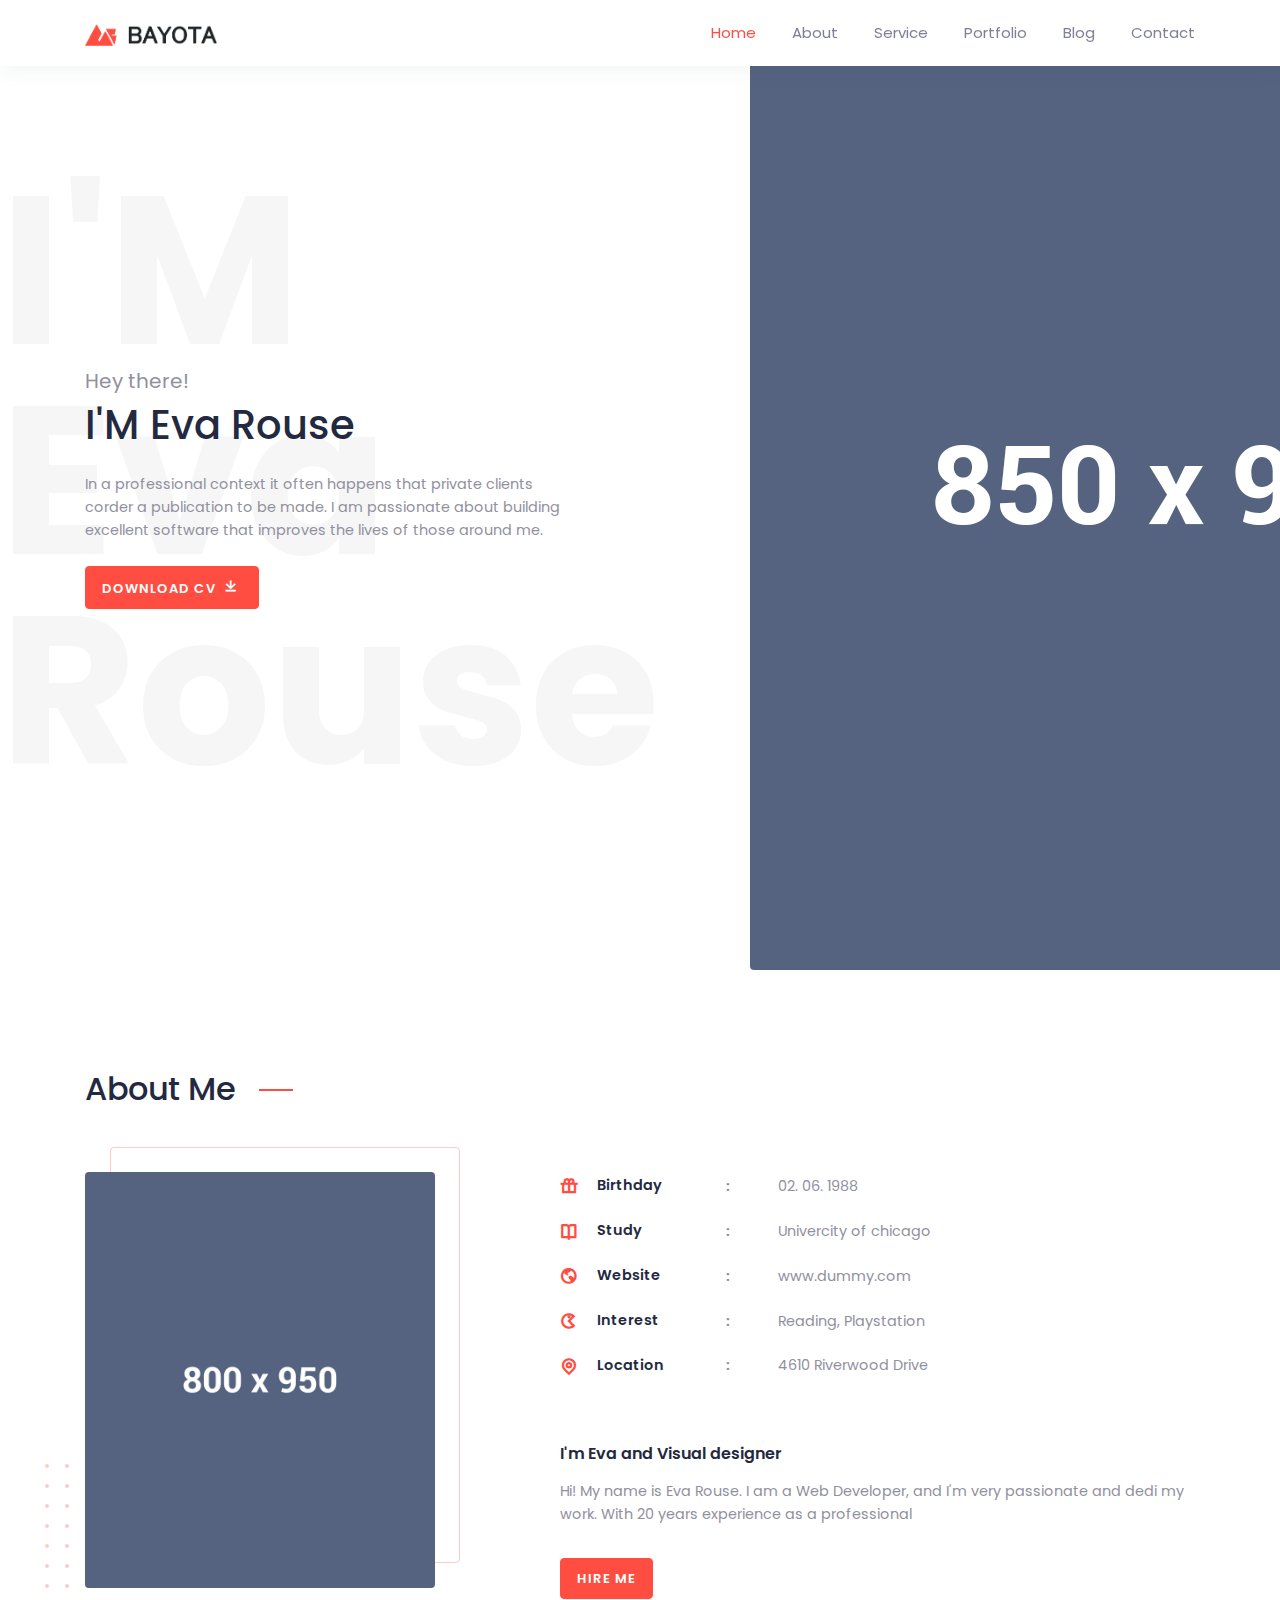
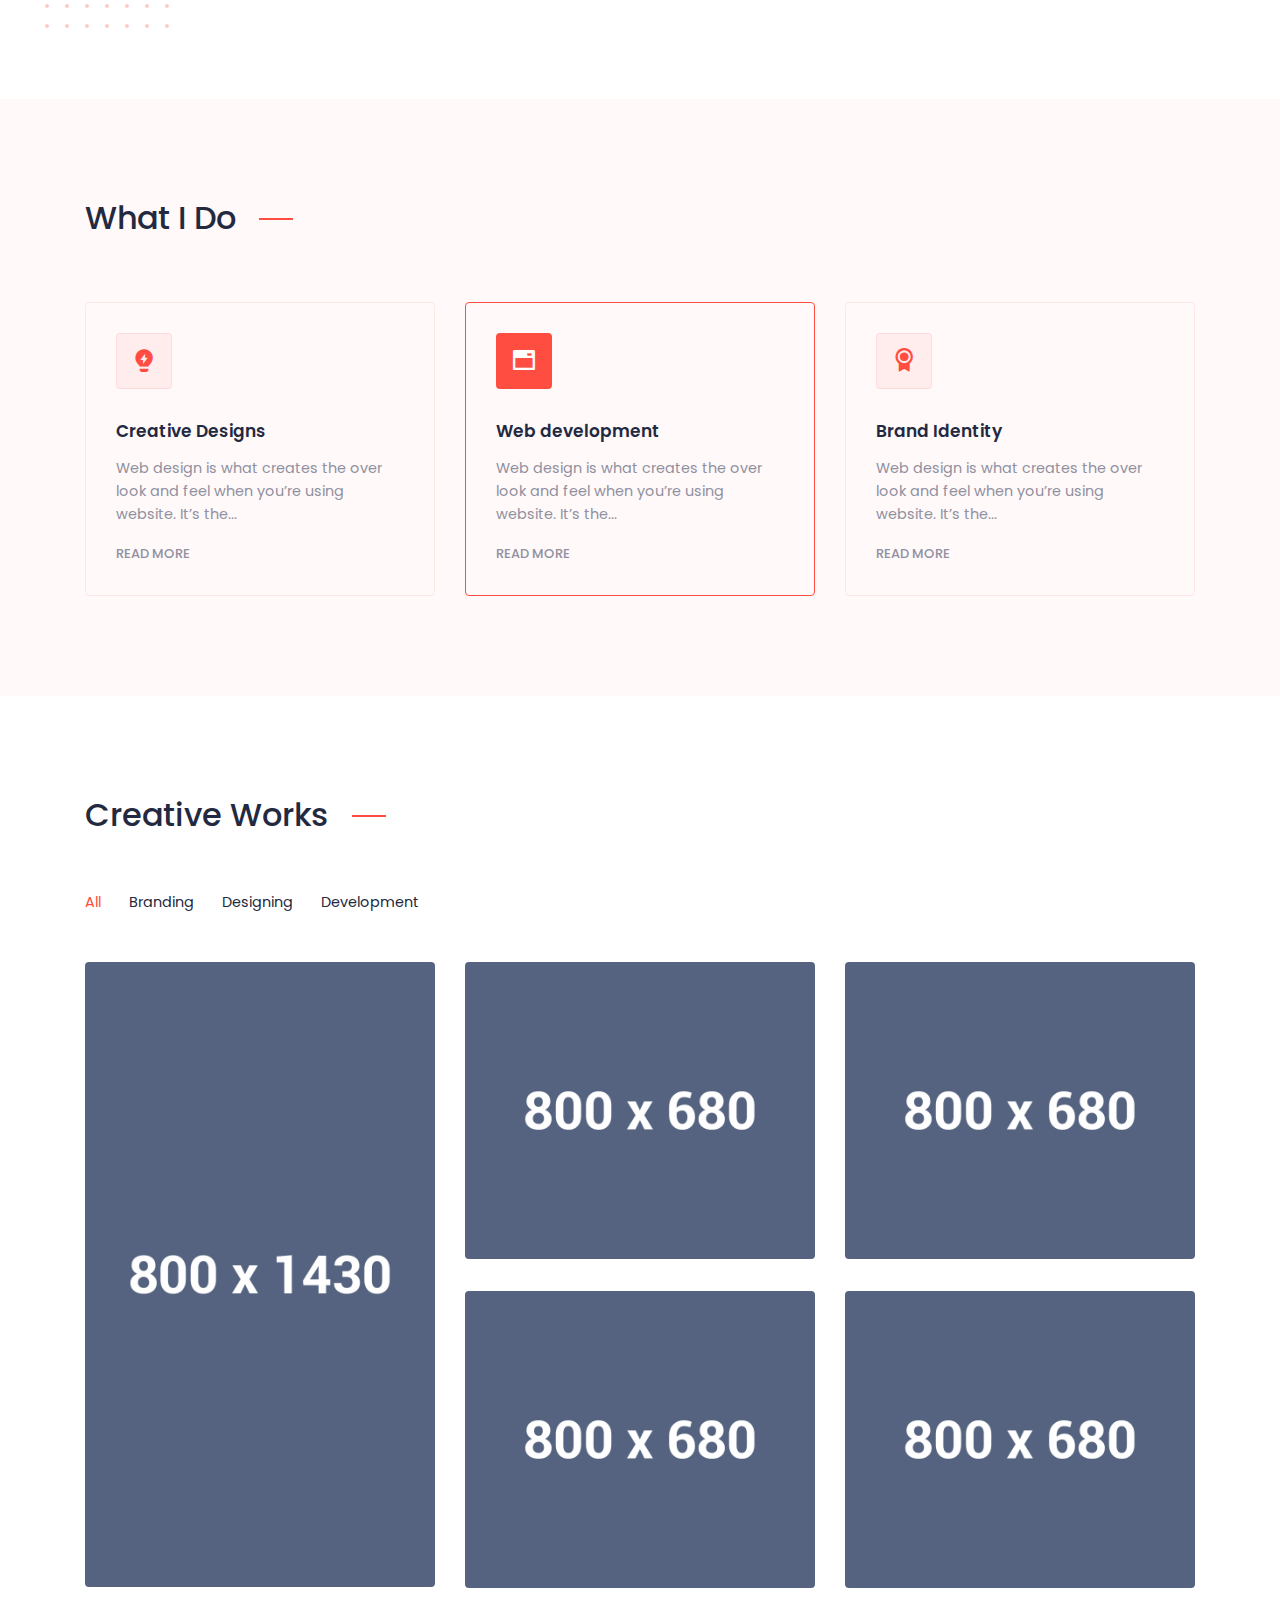
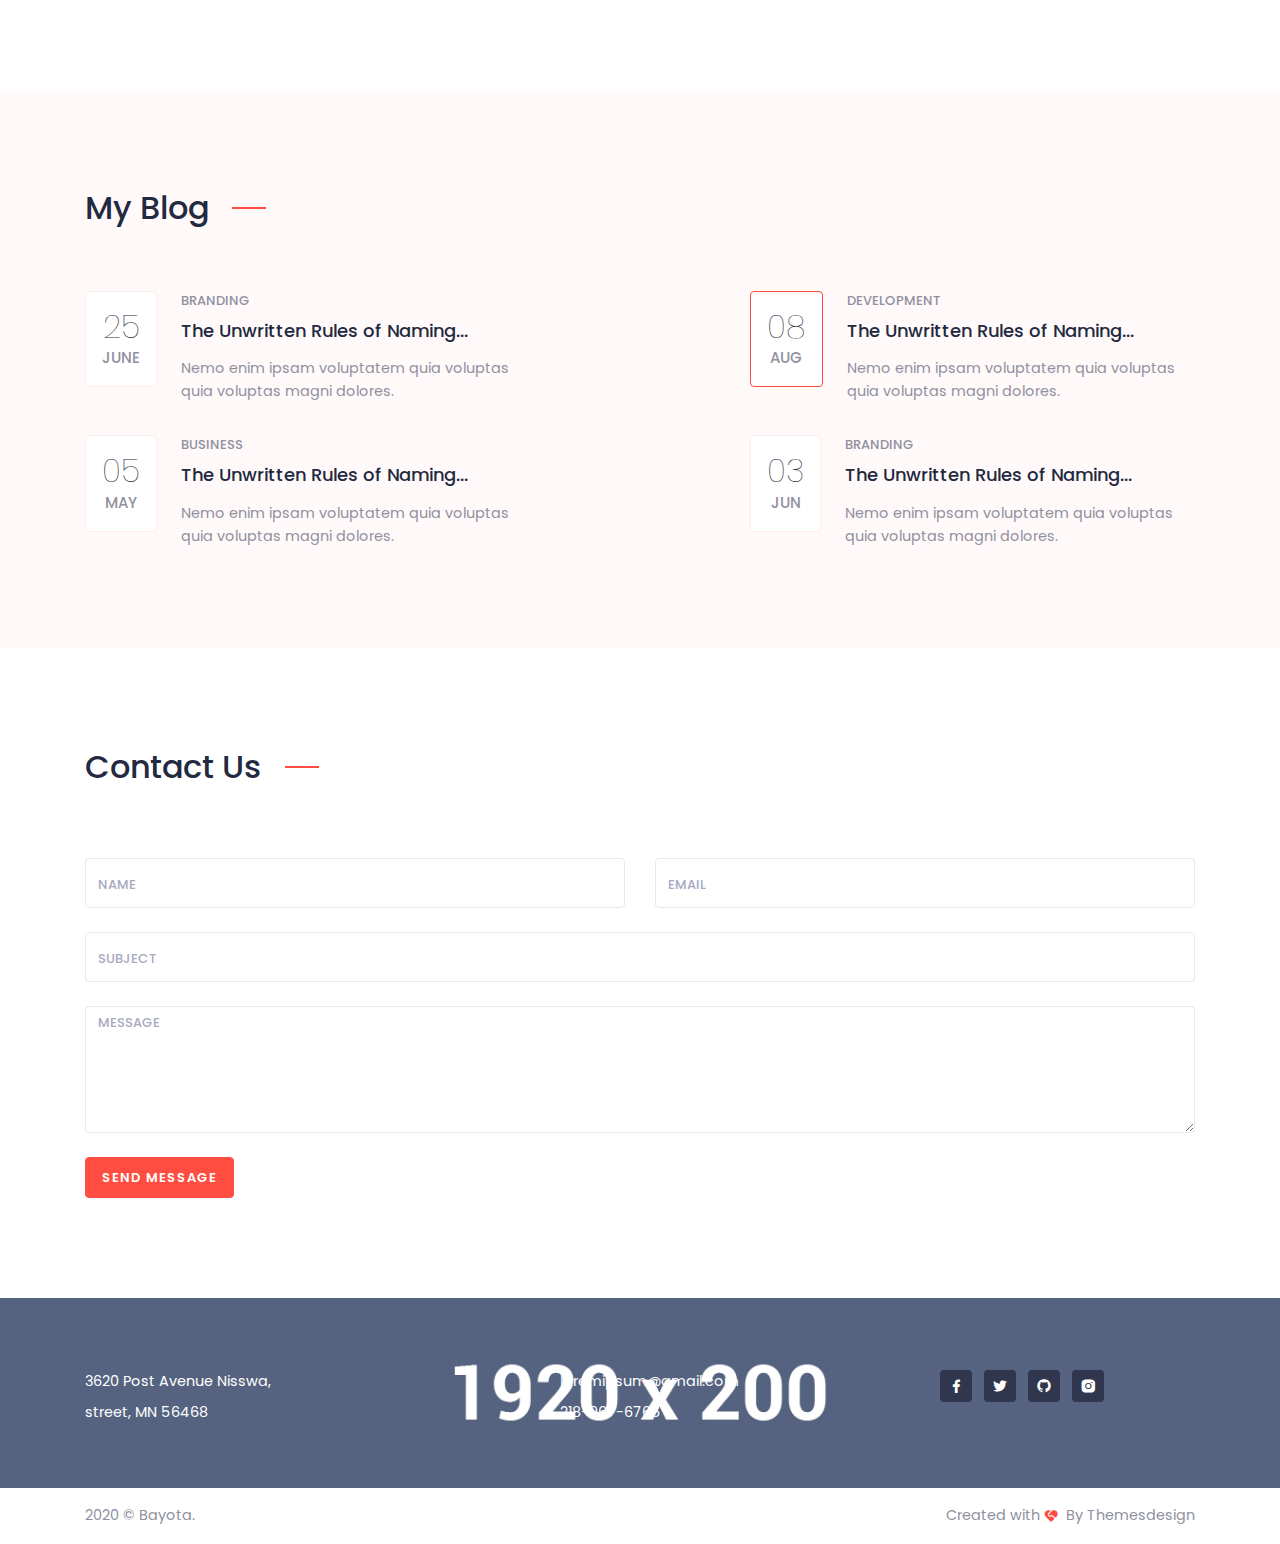
<file: layout-2.html>
<!DOCTYPE html>
<html lang="en">
    <head>
        <meta charset="utf-8" />
        <title>Bayota - Responsive Personal Tamplate</title>
        <meta name="viewport" content="width=device-width, initial-scale=1.0" />
        <meta name="description" content="Premium Bootstrap 4 Personal Template" />
        <meta name="keywords" content="bootstrap 4, premium, marketing, multipurpose" />
        <meta content="Themesdesign" name="author" />

        <!--favicon-->
        <link rel="shortcut icon" href="images/favicon.ico" />

        <!-- remix icon -->
        <link rel="stylesheet" type="text/css" href="css/remixicon.css">

        <!-- css -->
        <link href="css/bootstrap.min.css" rel="stylesheet" type="text/css" />
        <link href="css/style.min.css" rel="stylesheet" type="text/css" />
    </head>

    <body>
        <!--navbar start-->
        <nav class="navbar navbar-expand-lg fixed-top navbar-light sticky">
            <div class="container">
                <a class="navbar-brand" href="#">
                    <img src="images/logo-light.png" alt="" class="logo-light" height="22" />
                    <img src="images/logo-dark.png" alt="" class="logo-dark" height="22" />
                </a>
                <a href="javascript:void(0);" class="navbar-toggler ml-auto" data-toggle="collapse" data-target="#navbarNav" aria-controls="navbarNav" aria-expanded="false" aria-label="Toggle navigation">
                    <span class="navbar-toggle-icon"><i class="ri-menu-line"></i></span>
                </a>

                <div class="collapse navbar-collapse" id="navbarNav">
                    <ul class="navbar-nav ml-auto">
                        <li class="nav-item active">
                            <a class="nav-link" href="#home">Home</a>
                        </li>
                        <li class="nav-item">
                            <a class="nav-link" href="#about">About</a>
                        </li>
                        <li class="nav-item">
                            <a class="nav-link" href="#service">Service</a>
                        </li>
                        <li class="nav-item">
                            <a class="nav-link" href="#portfolio">Portfolio</a>
                        </li>
                        <li class="nav-item">
                            <a class="nav-link" href="#blog">Blog</a>
                        </li>
                        <li class="nav-item">
                            <a class="nav-link" href="#contact">Contact</a>
                        </li>
                    </ul>
                </div>
            </div>
        </nav>
        <!--navbar end-->

        <!--hero start-->
        <section class="hero-2 overflow-hidden position-relative" id="home">
            <div class="bg-text d-none d-xl-block">
                <h1 class="font-weight-bold hero-bg-text">
                    I'M <br />
                    Eva <br />
                    Rouse
                </h1>
            </div>
            <div class="container">
                <div class="row align-items-center">
                    <div class="col-lg-6 col-md-6">
                        <h5 class="font-weight-normal text-muted mt-2">Hey there!</h5>
                        <h1 class="text-dark mb-4">I'M Eva Rouse</h1>
                        <p class="text-muted mb-4">
                            In a professional context it often happens that private clients <br />
                            corder a publication to be made. I am passionate about building excellent software that improves the lives of those around me.
                        </p>
                        <a href="#" class="btn btn-primary">
                            Download CV <span><i class="ri-download-line px-1"></i></span>
                        </a>
                    </div>
                    <div class="col-lg-5 col-md-6 offset-lg-1">
                        <img class="rounded hero-img mt-lg-0 mt-5" src="images/hero-2-img.jpg" alt="" />
                    </div>
                </div>
                <!-- end row -->
            </div>
        </section>
        <!--hero end-->

        <!--about me start-->
        <section class="section" id="about">
            <div class="container">
                <div class="row">
                    <div class="col-12 mb-4">                        
                        <h2 class="title">About Me <span class="title-border ml-4 pl-3"></span></h2>                        
                    </div>
                </div>
                <!-- end row -->
                <div class="row">
                    <div class="col-md-4 mt-4 pt-2">
                        <div class="about-border position-relative">
                            <img class="img-fluid rounded about-img" src="images/aboutme.jpg" alt="" />
                            <img class="img-fluid about-dot d-none d-lg-block" src="images/dot.png" alt="" />
                        </div>
                    </div>

                    <div class="col-md-7 offset-md-1 mt-4 pt-2">
                        <dl class="row align-items-center about-content">
                            <dt class="col-lg-3 col-md-4 col-6 font-weight-semibold"><i class="ri-gift-line align-middle pr-3 text-primary font-size-18"></i> Birthday</dt>
                            <dd class="col-lg-9 col-md-8 col-6 text-muted mb-0"><span class="mr-xl-5 mr-4 font-weight-semibold">:</span>02. 06. 1988</dd>

                            <dt class="col-lg-3 col-md-4 col-6 font-weight-semibold mt-xl-3 mt-2"><i class="ri-book-open-line align-middle pr-3 text-primary font-size-18"></i> Study</dt>
                            <dd class="col-lg-9 col-md-8 col-6 text-muted mb-0 mt-xl-3 mt-2"><span class="mr-xl-5 mr-4 font-weight-semibold">:</span>Univercity of chicago</dd>

                            <dt class="col-lg-3 col-md-4 col-6 font-weight-semibold mt-xl-3 mt-2"><i class="ri-earth-line align-middle pr-3 text-primary font-size-18"></i> Website</dt>
                            <dd class="col-lg-9 col-md-8 col-6 text-muted mb-0 mt-xl-3 mt-2"><span class="mr-xl-5 mr-4 font-weight-semibold">:</span>www.dummy.com</dd>

                            <dt class="col-lg-3 col-md-4 col-6 font-weight-semibold mt-xl-3 mt-2"><i class="ri-game-line align-middle pr-3 text-primary font-size-18"></i> Interest</dt>
                            <dd class="col-lg-9 col-md-8 col-6 text-muted mb-0 mt-xl-3 mt-2"><span class="mr-xl-5 mr-4 font-weight-semibold">:</span>Reading, Playstation</dd>

                            <dt class="col-lg-3 col-md-4 col-6 font-weight-semibold mt-xl-3 mt-2"><i class="ri-map-pin-line align-middle pr-3 text-primary font-size-18"></i> Location</dt>
                            <dd class="col-lg-9 col-md-8 col-6 text-muted mb-0 mt-xl-3 mt-2"><span class="mr-xl-5 mr-4 font-weight-semibold">:</span>4610 Riverwood Drive</dd>
                        </dl>

                        <div class="row">
                            <div class="col-12 pt-xl-5 pt-3">
                                <h6 class="font-weight-semibold">I'm Eva and Visual designer</h6>
                                <p class="text-muted mt-xl-3 mt-2">
                                    Hi! My name is Eva Rouse. I am a Web Developer, and I'm very passionate and dedi my work. With 20 years experience as a professional
                                </p>
    
                                <a href="#" class="btn btn-primary mt-3">Hire Me</a>
                            </div>
                        </div>
                    </div>
                </div>
                <!-- end row -->
            </div>
        </section>
        <!-- about us end -->

        <!-- what i do start -->
        <section class="section bg-light" id="service">
            <div class="container">
                <div class="row">
                    <div class="col-12 mb-4">
                        <h2 class="title">What I Do <span class="title-border ml-4 pl-3"></span></h2>
                    </div>
                </div>
                <!-- end row -->

                <div class="row">
                    <div class="col-lg-4 col-md-6 mt-4 pt-2">
                        <div class="service-box rounded position-relative">
                            <div class="service-icon rounded"><i class="ri-lightbulb-flash-fill"></i></div>
                            <h5 class="font-size-17 font-weight-semibold mt-4 pt-2">Creative Designs</h5>
                            <p class="text-muted mt-3">
                                Web design is what creates the over look and feel when you’re using website. It’s the...
                            </p>
                            <a class="text-uppercase font-size-13 font-weight-medium text-muted pt-4" href="#">Read More</a>
                        </div>
                    </div>

                    <div class="col-lg-4 col-md-6 mt-4 pt-2">
                        <div class="service-box rounded position-relative active">
                            <div class="service-icon rounded"><i class="ri-window-2-fill"></i></div>
                            <h5 class="font-size-17 font-weight-semibold mt-4 pt-2">Web development</h5>
                            <p class="text-muted mt-3">
                                Web design is what creates the over look and feel when you’re using website. It’s the...
                            </p>
                            <a class="text-uppercase font-size-13 font-weight-medium text-muted pt-4" href="#">Read More</a>
                        </div>
                    </div>

                    <div class="col-lg-4 col-md-6 mt-4 pt-2">
                        <div class="service-box rounded position-relative">
                            <div class="service-icon rounded"><i class="ri-award-fill"></i></div>
                            <h5 class="font-size-17 font-weight-semibold mt-4 pt-2">Brand Identity</h5>
                            <p class="text-muted mt-3">
                                Web design is what creates the over look and feel when you’re using website. It’s the...
                            </p>
                            <a class="text-uppercase font-size-13 font-weight-medium text-muted pt-4" href="#">Read More</a>
                        </div>
                    </div>
                </div>
                <!-- end row -->
            </div>
        </section>
        <!-- what i do end -->

        <!-- creative works start -->
        <section class="section" id="portfolio">
            <div class="container">
                <div class="row">
                    <div class="col-12 mb-4">
                        <h2 class="mb-0 title">Creative Works <span class="title-border ml-4 pl-3"></span></h2>
                    </div>
                </div>
                <!-- end row -->

                <div class="row">
                    <ul class="col container-filter categories-filter list-unstyled mt-4 pt-2" id="filter">
                        <li class="list-inline-item cat-list mr-sm-4 mr-2"><a class="categories active" data-filter="*">All</a></li>
                        <li class="list-inline-item cat-list mr-sm-4 mr-2"><a class="categories" data-filter=".web-design">Branding</a></li>
                        <li class="list-inline-item cat-list mr-sm-4 mr-2"><a class="categories" data-filter=".graphic-design">Designing</a></li>
                        <li class="list-inline-item cat-list mr-sm-4 mr-2"><a class="categories" data-filter=".ui-ux-design">Development</a></li>
                    </ul>
                </div>
                <!-- end row -->

                <!-- Gallery -->
                <div class="row projects-wrapper">
                    <div class="col-lg-4 col-md-6 mt-4 pt-2 web-design">
                        <div class="position-relative rounded overflow-hidden img-box">
                            <img class="img-fluid" src="images/work-1.jpg" alt="" />
                            <div class="item-caption">
                                <div class="text-center text-white work-content">
                                    <p class="font-size-13 text-uppercase font-weight-medium mb-2">Photoshop</p>
                                    <h4><a href="#" class="text-white">Cerative Design</a></h4>
                                </div>
                            </div>
                        </div>
                    </div>

                    <div class="col-lg-4 col-md-6 mt-4 pt-2 web-design graphic-design">
                        <div class="position-relative rounded overflow-hidden img-box">
                            <img class="img-fluid" src="images/work-2.jpg" alt="" />
                            <div class="item-caption">
                                <div class="text-center text-white work-content">
                                    <p class="font-size-13 text-uppercase font-weight-medium mb-2">Illustration</p>
                                    <h4><a href="#" class="text-white">Icons</a></h4>
                                </div>
                            </div>
                        </div>
                    </div>

                    <div class="col-lg-4 col-md-6 mt-4 pt-2 graphic-design ui-ux-design">
                        <div class="position-relative rounded overflow-hidden img-box">
                            <img class="img-fluid" src="images/work-3.jpg" alt="" />
                            <div class="item-caption">
                                <div class="text-center text-white work-content">
                                    <p class="font-size-13 text-uppercase font-weight-medium mb-2">Web Design</p>
                                    <h4><a href="#" class="text-white">Cerative Layout</a></h4>
                                </div>
                            </div>
                        </div>
                    </div>

                    <div class="col-lg-4 col-md-6 mt-4 pt-2 graphic-design ui-ux-design">
                        <div class="position-relative rounded overflow-hidden img-box">
                            <img class="img-fluid" src="images/work-4.jpg" alt="" />
                            <div class="item-caption">
                                <div class="text-center text-white work-content">
                                    <p class="font-size-13 text-uppercase font-weight-medium mb-2">Graphics</p>
                                    <h4> <a href="#" class="text-white">UI/UX Design</a></h4>
                                </div>
                            </div>
                        </div>
                    </div>

                    <div class="col-lg-4 col-md-6 mt-4 pt-2 ui-ux-design">
                        <div class="position-relative rounded overflow-hidden img-box">
                            <img class="img-fluid" src="images/work-5.jpg" alt="" />
                            <div class="item-caption">
                                <div class="text-center text-white work-content">
                                    <p class="font-size-13 text-uppercase font-weight-medium mb-2">Adobe XD</p>
                                    <h4> <a href="#" class="text-white">App Design</a></h4>
                                </div>
                            </div>
                        </div>
                    </div>
                </div>
                <!-- end row -->
            </div>
        </section>
        <!-- creative works end -->

        <!-- my blog -->
        <section class="section bg-light" id="blog">
            <div class="container">
                <div class="row">
                    <div class="col-12 mb-4">
                        <h2 class="title">My Blog <span class="title-border ml-4 pl-3"></span></h2>
                    </div>
                </div>
                <!-- end row -->
                <div class="row">
                    <div class="col-xl-5 col-md-6 col-12 mt-4 pt-2">
                        <div class="media blog-box">
                            <div class="bg-white rounded text-center date-box p-3 mr-4">
                                <h2 class="font-weight-lighter mb-0">25</h2>
                                <p class="font-size-15 text-muted text-uppercase font-weight-medium mb-0">June</p>
                            </div>
                            <div class="media-body">
                                <p class="font-size-13 text-muted text-uppercase font-weight-medium mb-2">branding</p>
                                <h4 class="font-size-18 mb-3"><a class="text-dark" href="#">The Unwritten Rules of Naming...</a></h4>
                                <p class="text-muted mt-2 mb-0">Nemo enim ipsam voluptatem quia voluptas quia voluptas magni dolores.</p>
                            </div>
                        </div>
                    </div>

                    <div class="col-xl-5 offset-xl-2 col-md-6 col-12 mt-4 pt-2">
                        <div class="media blog-box active">
                            <div class="bg-white rounded text-center date-box p-3 mr-4">
                                <h2 class="font-weight-lighter mb-0">08</h2>
                                <p class="font-size-15 text-muted text-uppercase font-weight-medium mb-0">Aug</p>
                            </div>
                            <div class="media-body">
                                <p class="text-uppercase font-size-13 text-muted font-weight-medium mb-2">development</p>
                                <h4 class="font-size-18 mb-3"><a class="text-dark" href="#">The Unwritten Rules of Naming...</a></h4>
                                <p class="text-muted mt-2 mb-0">Nemo enim ipsam voluptatem quia voluptas quia voluptas magni dolores.</p>
                            </div>
                        </div>
                    </div>

                    <div class="col-xl-5 col-md-6 col-12 mt-4 pt-2">
                        <div class="media blog-box">
                            <div class="bg-white rounded date-box text-center p-3 mr-4">
                                <h2 class="font-weight-lighter mb-0">05</h2>
                                <p class="font-size-15 text-muted text-uppercase font-weight-medium mb-0">May</p>
                            </div>
                            <div class="media-body">
                                <p class="text-uppercase font-size-13 text-muted font-weight-medium mb-2">business</p>
                                <h4 class="font-size-18 mb-3"><a class="text-dark" href="#">The Unwritten Rules of Naming...</a></h4>
                                <p class="text-muted mt-2 mb-0">Nemo enim ipsam voluptatem quia voluptas quia voluptas magni dolores.</p>
                            </div>
                        </div>
                    </div>

                    <div class="col-xl-5 offset-xl-2 col-md-6 col-12 mt-4 pt-2">
                        <div class="media blog-box">
                            <div class="bg-white rounded date-box text-center p-3 mr-4">
                                <h2 class="font-weight-lighter mb-0">03</h2>
                                <p class="font-size-15 text-muted text-uppercase font-weight-medium mb-0">jun</p>
                            </div>
                            <div class="media-body">
                                <p class="font-size-13 text-muted text-uppercase font-weight-medium mb-2">branding</p>
                                <h4 class="font-size-18 mb-3"><a class="text-dark" href="#">The Unwritten Rules of Naming...</a></h4>
                                <p class="text-muted mt-2 mb-0">Nemo enim ipsam voluptatem quia voluptas quia voluptas magni dolores.</p>
                            </div>
                        </div>
                    </div>
                </div>
                <!-- end row -->
            </div>
        </section>
        <!-- my blog end -->

        <!-- contact us start -->
        <section class="section" id="contact">
            <div class="container">
                <div class="row">
                    <div class="col-12 mb-4">
                        <h2 class="mb-0 title">Contact Us <span class="title-border ml-4 pl-3"></span></h2>
                    </div>
                </div>
                <!-- end row -->
                <div class="row">
                    <div class="col-12 mt-4 pt-2">
                        <form method="post" name="myForm" onsubmit="return validateForm()">
                            <p id="error-msg"></p>
                            <div class="row">
                                <div class="col-md-6">
                                    <div class="form-group mb-4">
                                        <input type="text" class="form-control" placeholder="NAME" id="name" />
                                    </div>
                                </div>
                                <div class="col-md-6">
                                    <div class="form-group mb-4">
                                        <input type="email" class="form-control" placeholder="EMAIL" id="email" />
                                    </div>
                                </div>
                            </div>
                            <!-- end row -->
                            <div class="row">
                                <div class="col-12">
                                    <div class="form-group mb-4">
                                        <input type="text" class="form-control" placeholder="SUBJECT"  id="subject"/>
                                    </div>
                                </div>
                            </div>
                            <!-- end row -->
                            <div class="row">
                                <div class="col-12">
                                    <div class="form-group mb-4">
                                        <textarea class="form-control" placeholder="MESSAGE" rows="5" id="comments"></textarea>
                                    </div>
                                </div>
                            </div>
                            <!-- end row -->
                            <input type="submit" id="submit" name="send" class="btn btn-primary" value="Send message" />
                        </form>
                    </div>
                </div>
            </div>
        </section>
        <!-- contact us end -->

        <!-- footer start -->
        <footer class="footer" style="background-image: url(images/footer-bg.jpg);">
            <div class="container">
                <div class="row py-sm-5 py-3">
                    <div class="col-lg-4 col-md-3 text-white mt-4">
                        <p class="mb-0">3620 Post Avenue Nisswa,</p>
                        <p class="mt-2">street, MN 56468</p>
                    </div>
                    <div class="col-lg-3 col-md-3 offset-lg-1 offset-md-1 text-white mt-4">
                        <p class="mb-0">loremipsum@gmail.com</p>
                        <p class="mt-2">218-967-6766</p>
                    </div>
                    <div class="col-lg-3 col-md-4 offset-lg-1 offset-md-1 mt-4">
                        <ul class="list-unstyled">
                            <li class="list-inline d-inline-block social-list">
                                <a class="list-inline-item rounded mr-2 social-link" href="#"><i class="ri-facebook-fill"></i></a>
                            </li>
                            <li class="list-inline d-inline-block social-list">
                                <a class="list-inline-item rounded mr-2 social-link" href="#"><i class="ri-twitter-fill"></i></a>
                            </li>
                            <li class="list-inline d-inline-block social-list">
                                <a class="list-inline-item rounded mr-2 social-link" href="#"><i class="ri-github-fill"></i></a>
                            </li>
                            <li class="list-inline d-inline-block social-list">
                                <a class="list-inline-item rounded mr-2 social-link" href="#"><i class="ri-instagram-fill"></i></a>
                            </li>
                        </ul>
                    </div>
                </div>
                <!-- end row -->
            </div>
        </footer>
        <!-- end footer -->

        <!-- footer-alter start -->
        <section class="py-3">
            <div class="container">
                <div class="row">
                    <div class="col-lg-4 col-md-6">
                        <p class="text-muted mb-0">2020 © Bayota.</p>
                    </div>
                    <div class="col-lg-4 offset-lg-4 col-md-6 text-md-right">
                        <p class="text-muted mb-0">Created with<i class="ri-service-fill align-middle text-primary px-1"></i> By Themesdesign</p>
                    </div>
                </div>
                <!-- end row -->
            </div>
        </section>
        <!-- end footer alter -->

        <script src="js/jquery-3.5.1.min.js"></script>
        <script src="js/bootstrap.bundle.min.js"></script>

        <!-- smooth link -->
        <script src="js/scrollspy.min.js"></script>
        <script src="js/jquery.easing.min.js"></script>

        <!-- portfolio filter -->
        <script src="js/isotope.js"></script>
        <script src="js/portfolio.init.js"></script>

        <script src="js/app.js"></script>
    </body>
</html>
</file>
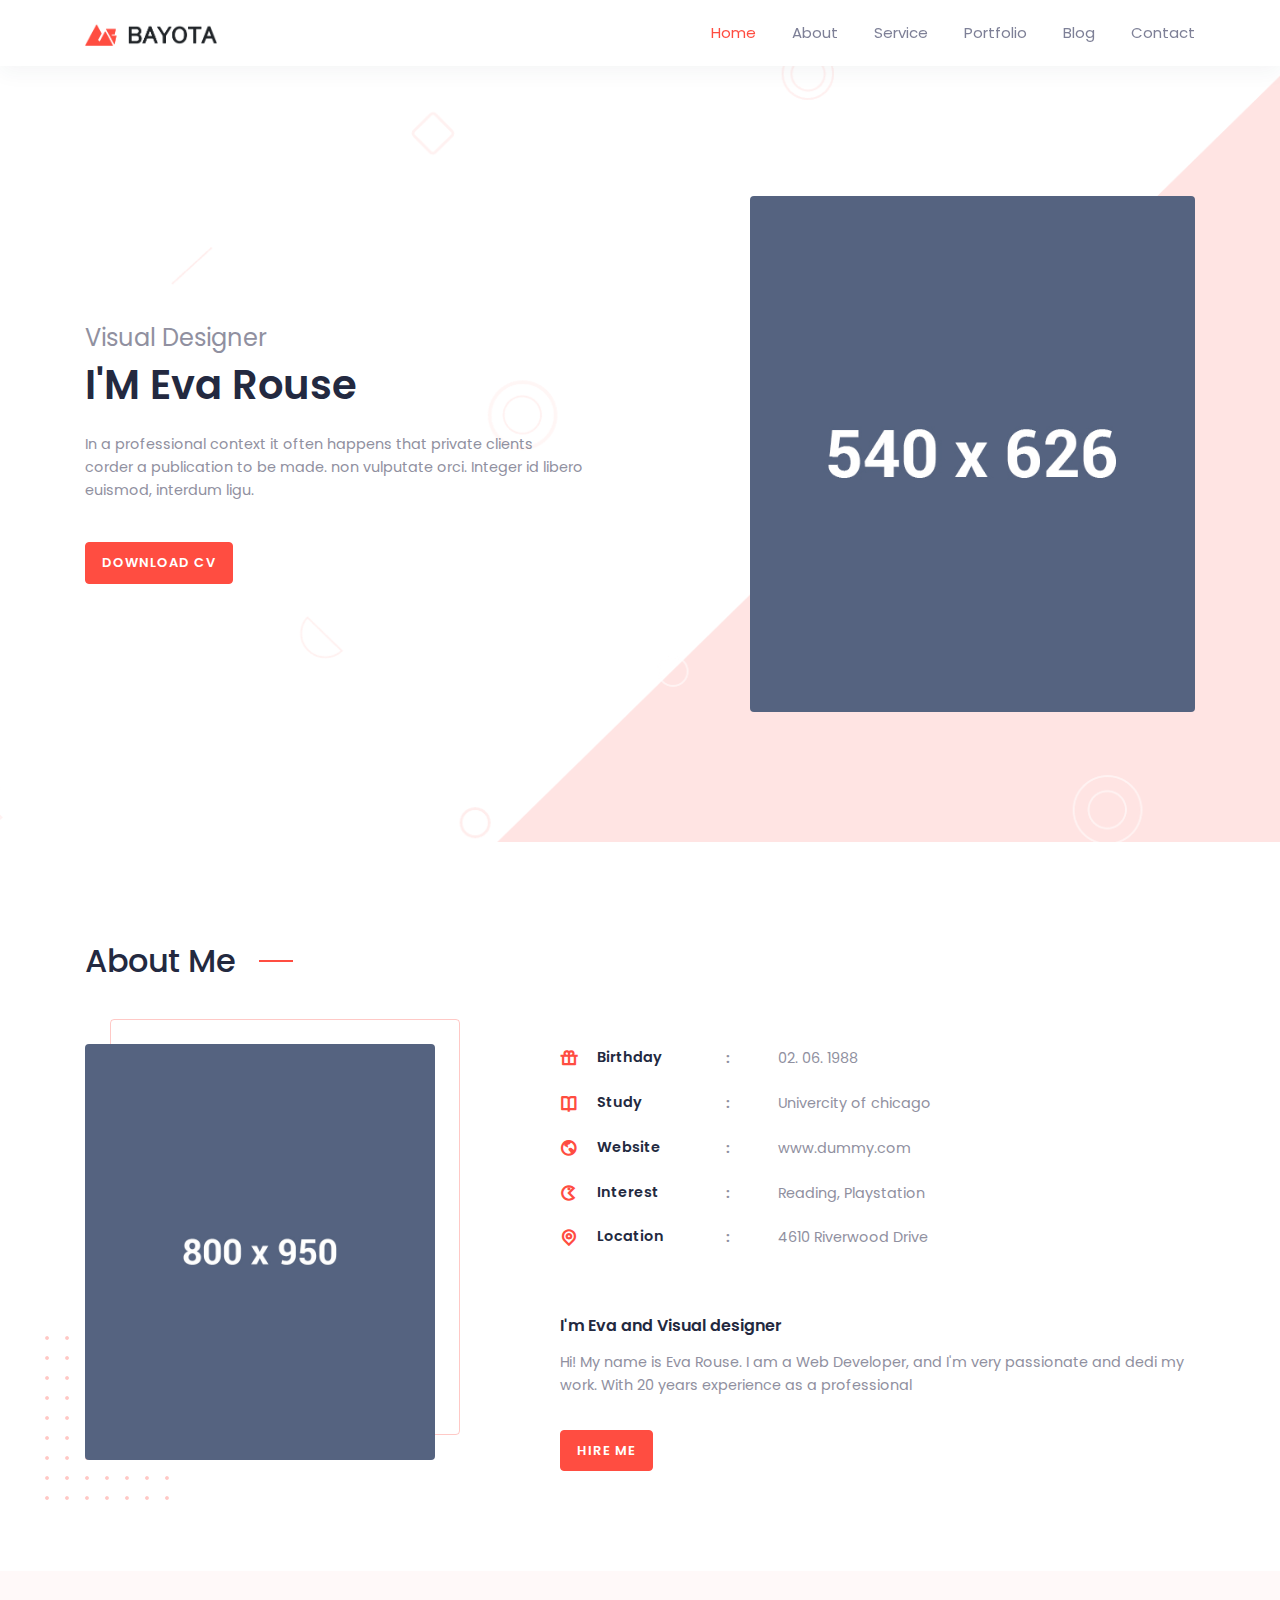
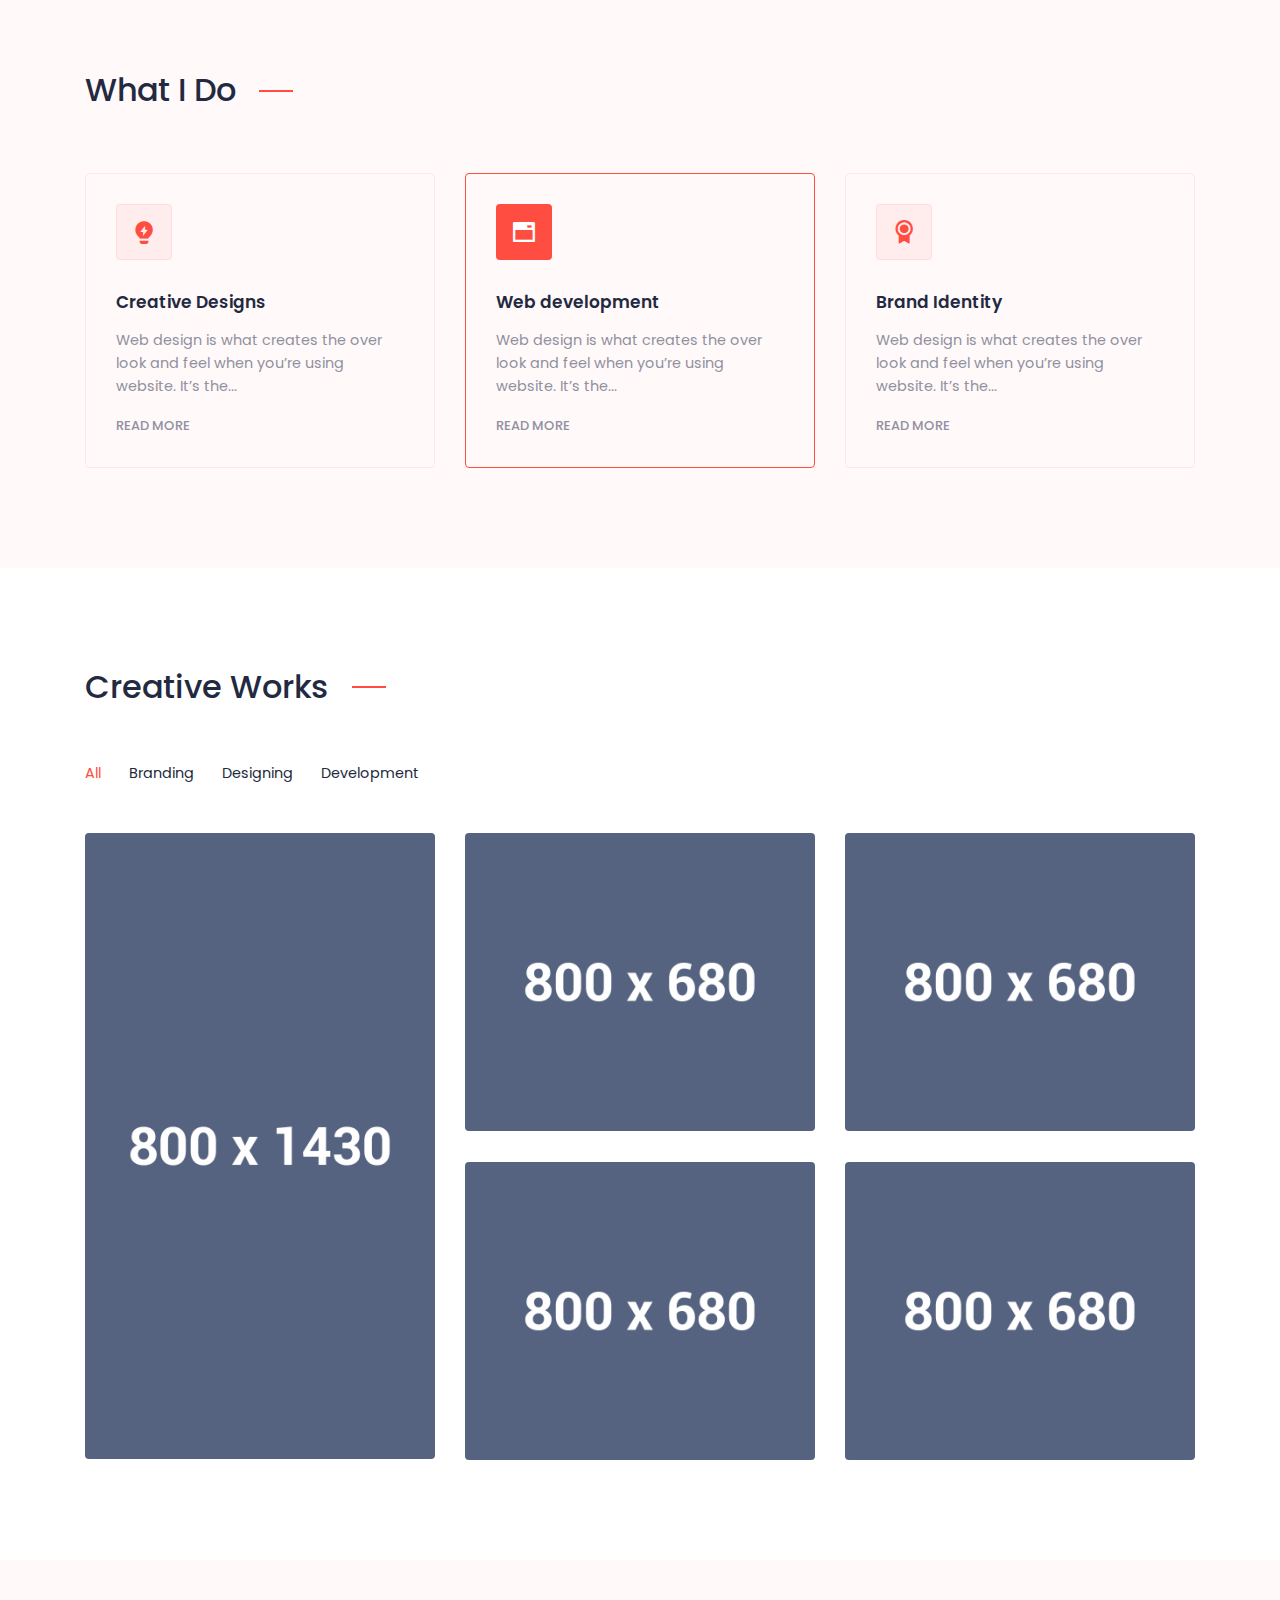
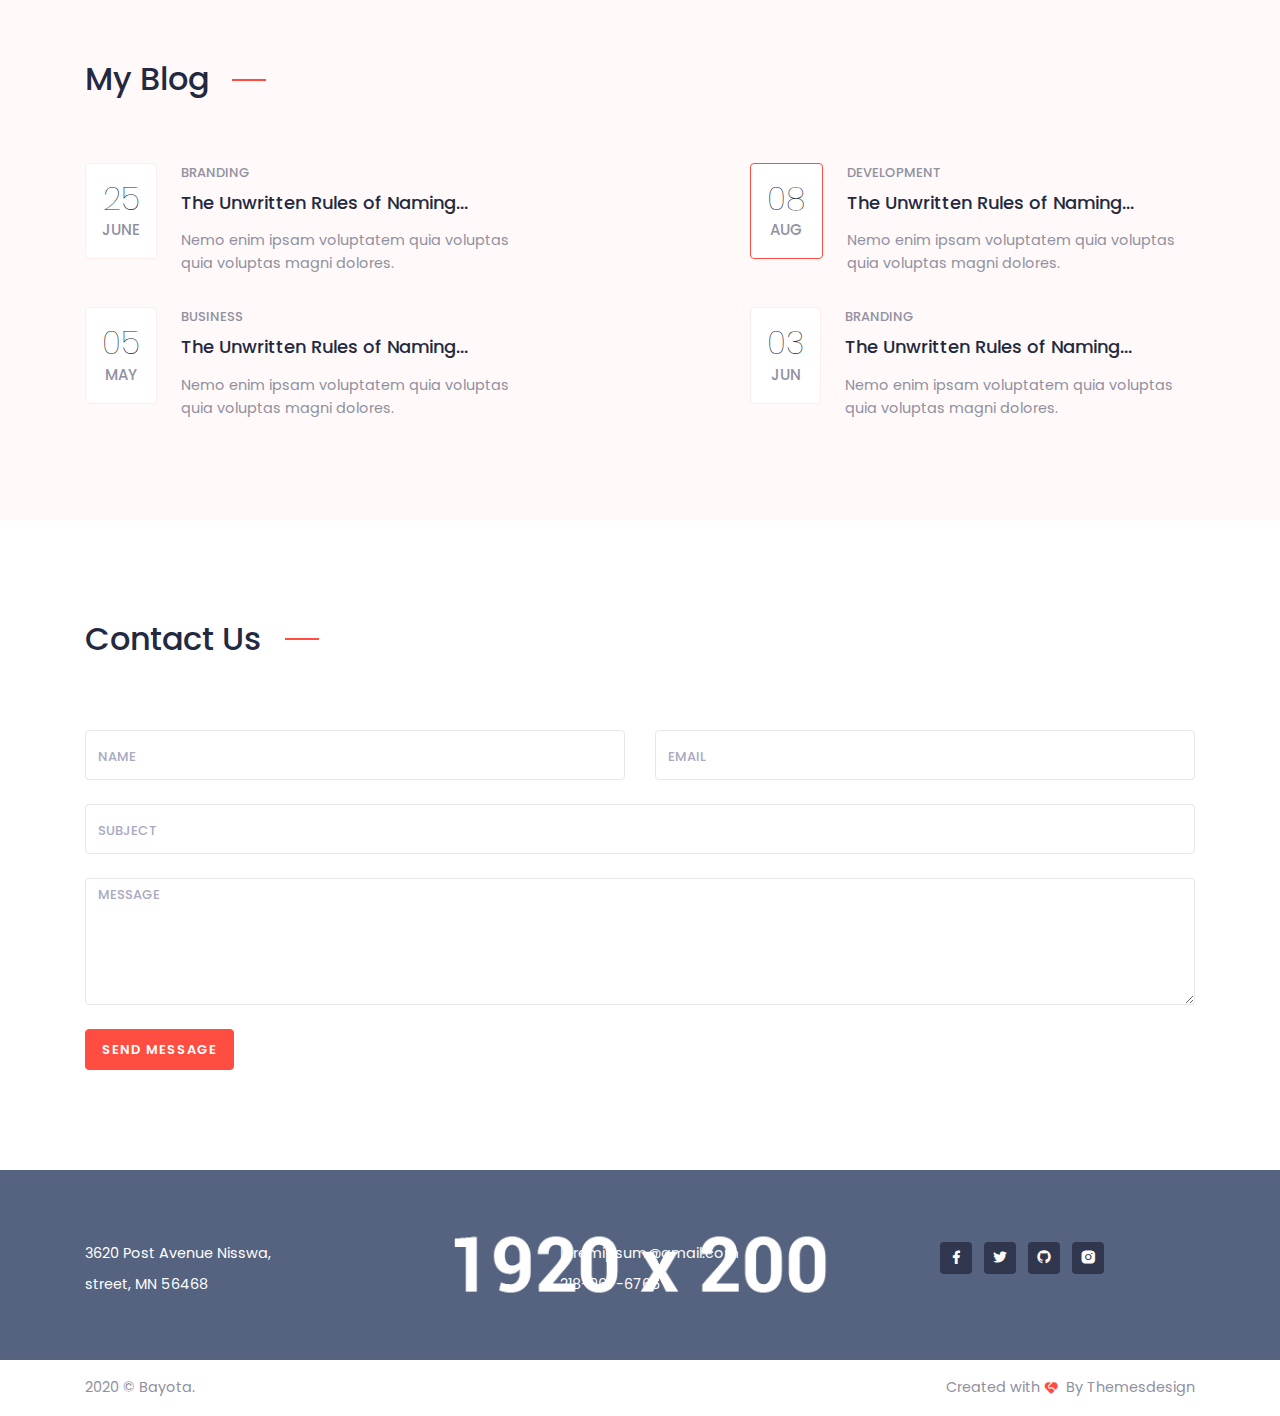
<file: layout-4.html>
<!DOCTYPE html>
<html lang="en">
    <head>
        <meta charset="utf-8" />
        <title>Bayota - Responsive Personal Tamplate</title>
        <meta name="viewport" content="width=device-width, initial-scale=1.0" />
        <meta name="description" content="Premium Bootstrap 4 Personal Template" />
        <meta name="keywords" content="bootstrap 4, premium, marketing, multipurpose" />
        <meta content="Themesdesign" name="author" />

        <!--favicon-->
        <link rel="shortcut icon" href="images/favicon.ico" />

        <!-- remix icon -->
        <link rel="stylesheet" type="text/css" href="css/remixicon.css">

        <!-- css -->
        <link href="css/bootstrap.min.css" rel="stylesheet" type="text/css" />
        <link href="css/style.min.css" rel="stylesheet" type="text/css" />
    </head>

    <body>
        <!--navbar start-->
        <nav class="navbar navbar-expand-lg fixed-top navbar-light sticky">
            <div class="container">
                <a class="navbar-brand" href="#">
                    <img src="images/logo-light.png" alt="" class="logo-light" height="22" />
                    <img src="images/logo-dark.png" alt="" class="logo-dark" height="22" />
                </a>
                <a href="javascript:void(0)" class="navbar-toggler ml-auto" data-toggle="collapse" data-target="#navbarNav" aria-controls="navbarNav" aria-expanded="false" aria-label="Toggle navigation">
                    <span class="navbar-toggle-icon"><i class="ri-menu-line"></i></span>
                </a>

                <div class="collapse navbar-collapse" id="navbarNav">
                    <ul class="navbar-nav ml-auto">
                        <li class="nav-item active">
                            <a class="nav-link" href="#home">Home</a>
                        </li>
                        <li class="nav-item">
                            <a class="nav-link" href="#about">About</a>
                        </li>
                        <li class="nav-item">
                            <a class="nav-link" href="#service">Service</a>
                        </li>
                        <li class="nav-item">
                            <a class="nav-link" href="#portfolio">Portfolio</a>
                        </li>
                        <li class="nav-item">
                            <a class="nav-link" href="#blog">Blog</a>
                        </li>
                        <li class="nav-item">
                            <a class="nav-link" href="#contact">Contact</a>
                        </li>
                    </ul>
                </div>
            </div>
        </nav>
        <!--navbar end-->

        <!--hero start-->
        <section class="hero-4 position-relative" id="home">
            <div class="bg-overlay-img" style="background-image: url(images/hero-4-bg.png);"></div>
            <div class="bg-img"></div>
            <div class="container">
                <div class="row align-items-center">
                    <div class="col-lg-6 col-md-6">
                        <h4 class="text-muted font-weight-normal">Visual Designer</h4>
                        <h1 class="font-weight-semibold mb-4">I'M Eva Rouse</h1>
                        <p class="text-muted">
                            In a professional context it often happens that private clients <br />
                            corder a publication to be made. non vulputate orci. Integer id libero euismod, interdum ligu.
                        </p>
                        <a href="#" class="btn btn-primary mt-4">Download CV</a>
                    </div>
                    <div class="col-lg-5 col-md-6 offset-lg-1">
                        <img class="img-fluid rounded mt-lg-0 mt-5" src="images/hero-4-user.jpg" alt="" />
                    </div>
                </div>
                <!-- end row -->
            </div>
        </section>
        <!--hero end-->

        <!--about me start-->
        <section class="section" id="about">
            <div class="container">
                <div class="row">
                    <div class="col-12 mb-4">                        
                        <h2 class="title">About Me <span class="title-border ml-4 pl-3"></span></h2>                        
                    </div>
                </div>
                <!-- end row -->
                <div class="row">
                    <div class="col-md-4 mt-4 pt-2">
                        <div class="about-border position-relative">
                            <img class="img-fluid rounded about-img" src="images/aboutme.jpg" alt="" />
                            <img class="img-fluid about-dot d-none d-lg-block" src="images/dot.png" alt="" />
                        </div>
                    </div>

                    <div class="col-md-7 offset-md-1 mt-4 pt-2">
                        <dl class="row align-items-center about-content">
                            <dt class="col-lg-3 col-md-4 col-6 font-weight-semibold"><i class="ri-gift-line align-middle pr-3 text-primary font-size-18"></i> Birthday</dt>
                            <dd class="col-lg-9 col-md-8 col-6 text-muted mb-0"><span class="mr-xl-5 mr-4 font-weight-semibold">:</span>02. 06. 1988</dd>

                            <dt class="col-lg-3 col-md-4 col-6 font-weight-semibold mt-xl-3 mt-2"><i class="ri-book-open-line align-middle pr-3 text-primary font-size-18"></i> Study</dt>
                            <dd class="col-lg-9 col-md-8 col-6 text-muted mb-0 mt-xl-3 mt-2"><span class="mr-xl-5 mr-4 font-weight-semibold">:</span>Univercity of chicago</dd>

                            <dt class="col-lg-3 col-md-4 col-6 font-weight-semibold mt-xl-3 mt-2"><i class="ri-earth-line align-middle pr-3 text-primary font-size-18"></i> Website</dt>
                            <dd class="col-lg-9 col-md-8 col-6 text-muted mb-0 mt-xl-3 mt-2"><span class="mr-xl-5 mr-4 font-weight-semibold">:</span>www.dummy.com</dd>

                            <dt class="col-lg-3 col-md-4 col-6 font-weight-semibold mt-xl-3 mt-2"><i class="ri-game-line align-middle pr-3 text-primary font-size-18"></i> Interest</dt>
                            <dd class="col-lg-9 col-md-8 col-6 text-muted mb-0 mt-xl-3 mt-2"><span class="mr-xl-5 mr-4 font-weight-semibold">:</span>Reading, Playstation</dd>

                            <dt class="col-lg-3 col-md-4 col-6 font-weight-semibold mt-xl-3 mt-2"><i class="ri-map-pin-line align-middle pr-3 text-primary font-size-18"></i> Location</dt>
                            <dd class="col-lg-9 col-md-8 col-6 text-muted mb-0 mt-xl-3 mt-2"><span class="mr-xl-5 mr-4 font-weight-semibold">:</span>4610 Riverwood Drive</dd>
                        </dl>

                        <div class="row">
                            <div class="col-12 pt-xl-5 pt-3">
                                <h6 class="font-weight-semibold">I'm Eva and Visual designer</h6>
                                <p class="text-muted mt-xl-3 mt-2">
                                    Hi! My name is Eva Rouse. I am a Web Developer, and I'm very passionate and dedi my work. With 20 years experience as a professional
                                </p>
    
                                <a href="#" class="btn btn-primary mt-3">Hire Me</a>
                            </div>
                        </div>
                    </div>
                </div>
                <!-- end row -->
            </div>
        </section>
        <!-- about us end -->

        <!-- what i do start -->
        <section class="section bg-light" id="service">
            <div class="container">
                <div class="row">
                    <div class="col-12 mb-4">
                        <h2 class="title">What I Do <span class="title-border ml-4 pl-3"></span></h2>
                    </div>
                </div>
                <!-- end row -->

                <div class="row">
                    <div class="col-lg-4 col-md-6 mt-4 pt-2">
                        <div class="service-box rounded position-relative">
                            <div class="service-icon rounded"><i class="ri-lightbulb-flash-fill"></i></div>
                            <h5 class="font-size-17 font-weight-semibold mt-4 pt-2">Creative Designs</h5>
                            <p class="text-muted mt-3">
                                Web design is what creates the over look and feel when you’re using website. It’s the...
                            </p>
                            <a class="text-uppercase font-size-13 font-weight-medium text-muted pt-4" href="#">Read More</a>
                        </div>
                    </div>

                    <div class="col-lg-4 col-md-6 mt-4 pt-2">
                        <div class="service-box rounded position-relative active">
                            <div class="service-icon rounded"><i class="ri-window-2-fill"></i></div>
                            <h5 class="font-size-17 font-weight-semibold mt-4 pt-2">Web development</h5>
                            <p class="text-muted mt-3">
                                Web design is what creates the over look and feel when you’re using website. It’s the...
                            </p>
                            <a class="text-uppercase font-size-13 font-weight-medium text-muted pt-4" href="#">Read More</a>
                        </div>
                    </div>

                    <div class="col-lg-4 col-md-6 mt-4 pt-2">
                        <div class="service-box rounded position-relative">
                            <div class="service-icon rounded"><i class="ri-award-fill"></i></div>
                            <h5 class="font-size-17 font-weight-semibold mt-4 pt-2">Brand Identity</h5>
                            <p class="text-muted mt-3">
                                Web design is what creates the over look and feel when you’re using website. It’s the...
                            </p>
                            <a class="text-uppercase font-size-13 font-weight-medium text-muted pt-4" href="#">Read More</a>
                        </div>
                    </div>
                </div>
                <!-- end row -->
            </div>
        </section>
        <!-- what i do end -->

        <!-- creative works start -->
        <section class="section" id="portfolio">
            <div class="container">
                <div class="row">
                    <div class="col-12 mb-4">
                        <h2 class="mb-0 title">Creative Works <span class="title-border ml-4 pl-3"></span></h2>
                    </div>
                </div>
                <!-- end row -->

                <div class="row">
                    <ul class="col container-filter categories-filter list-unstyled mt-4 pt-2" id="filter">
                        <li class="list-inline-item cat-list mr-sm-4 mr-2"><a class="categories active" data-filter="*">All</a></li>
                        <li class="list-inline-item cat-list mr-sm-4 mr-2"><a class="categories" data-filter=".web-design">Branding</a></li>
                        <li class="list-inline-item cat-list mr-sm-4 mr-2"><a class="categories" data-filter=".graphic-design">Designing</a></li>
                        <li class="list-inline-item cat-list mr-sm-4 mr-2"><a class="categories" data-filter=".ui-ux-design">Development</a></li>
                    </ul>
                </div>
                <!-- end row -->

                <!-- Gallery -->
                <div class="row projects-wrapper">
                    <div class="col-lg-4 col-md-6 mt-4 pt-2 web-design">
                        <div class="position-relative rounded overflow-hidden img-box">
                            <img class="img-fluid" src="images/work-1.jpg" alt="" />
                            <div class="item-caption">
                                <div class="text-center text-white work-content">
                                    <p class="font-size-13 text-uppercase font-weight-medium mb-2">Photoshop</p>
                                    <h4><a href="#" class="text-white">Cerative Design</a></h4>
                                </div>
                            </div>
                        </div>
                    </div>

                    <div class="col-lg-4 col-md-6 mt-4 pt-2 web-design graphic-design">
                        <div class="position-relative rounded overflow-hidden img-box">
                            <img class="img-fluid" src="images/work-2.jpg" alt="" />
                            <div class="item-caption">
                                <div class="text-center text-white work-content">
                                    <p class="font-size-13 text-uppercase font-weight-medium mb-2">Illustration</p>
                                    <h4><a href="#" class="text-white">Icons</a></h4>
                                </div>
                            </div>
                        </div>
                    </div>

                    <div class="col-lg-4 col-md-6 mt-4 pt-2 graphic-design ui-ux-design">
                        <div class="position-relative rounded overflow-hidden img-box">
                            <img class="img-fluid" src="images/work-3.jpg" alt="" />
                            <div class="item-caption">
                                <div class="text-center text-white work-content">
                                    <p class="font-size-13 text-uppercase font-weight-medium mb-2">Web Design</p>
                                    <h4><a href="#" class="text-white">Cerative Layout</a></h4>
                                </div>
                            </div>
                        </div>
                    </div>

                    <div class="col-lg-4 col-md-6 mt-4 pt-2 graphic-design ui-ux-design">
                        <div class="position-relative rounded overflow-hidden img-box">
                            <img class="img-fluid" src="images/work-4.jpg" alt="" />
                            <div class="item-caption">
                                <div class="text-center text-white work-content">
                                    <p class="font-size-13 text-uppercase font-weight-medium mb-2">Graphics</p>
                                    <h4> <a href="#" class="text-white">UI/UX Design</a></h4>
                                </div>
                            </div>
                        </div>
                    </div>

                    <div class="col-lg-4 col-md-6 mt-4 pt-2 ui-ux-design">
                        <div class="position-relative rounded overflow-hidden img-box">
                            <img class="img-fluid" src="images/work-5.jpg" alt="" />
                            <div class="item-caption">
                                <div class="text-center text-white work-content">
                                    <p class="font-size-13 text-uppercase font-weight-medium mb-2">Adobe XD</p>
                                    <h4> <a href="#" class="text-white">App Design</a></h4>
                                </div>
                            </div>
                        </div>
                    </div>
                </div>
                <!-- end row -->
            </div>
        </section>
        <!-- creative works end -->

        <!-- my blog -->
        <section class="section bg-light" id="blog">
            <div class="container">
                <div class="row">
                    <div class="col-12 mb-4">
                        <h2 class="title">My Blog <span class="title-border ml-4 pl-3"></span></h2>
                    </div>
                </div>
                <!-- end row -->
                <div class="row">
                    <div class="col-xl-5 col-md-6 col-12 mt-4 pt-2">
                        <div class="media blog-box">
                            <div class="bg-white rounded text-center date-box p-3 mr-4">
                                <h2 class="font-weight-lighter mb-0">25</h2>
                                <p class="font-size-15 text-muted text-uppercase font-weight-medium mb-0">June</p>
                            </div>
                            <div class="media-body">
                                <p class="font-size-13 text-muted text-uppercase font-weight-medium mb-2">branding</p>
                                <h4 class="font-size-18 mb-3"><a class="text-dark" href="#">The Unwritten Rules of Naming...</a></h4>
                                <p class="text-muted mt-2 mb-0">Nemo enim ipsam voluptatem quia voluptas quia voluptas magni dolores.</p>
                            </div>
                        </div>
                    </div>

                    <div class="col-xl-5 offset-xl-2 col-md-6 col-12 mt-4 pt-2">
                        <div class="media blog-box active">
                            <div class="bg-white rounded text-center date-box p-3 mr-4">
                                <h2 class="font-weight-lighter mb-0">08</h2>
                                <p class="font-size-15 text-muted text-uppercase font-weight-medium mb-0">Aug</p>
                            </div>
                            <div class="media-body">
                                <p class="text-uppercase font-size-13 text-muted font-weight-medium mb-2">development</p>
                                <h4 class="font-size-18 mb-3"><a class="text-dark" href="#">The Unwritten Rules of Naming...</a></h4>
                                <p class="text-muted mt-2 mb-0">Nemo enim ipsam voluptatem quia voluptas quia voluptas magni dolores.</p>
                            </div>
                        </div>
                    </div>

                    <div class="col-xl-5 col-md-6 col-12 mt-4 pt-2">
                        <div class="media blog-box">
                            <div class="bg-white rounded date-box text-center p-3 mr-4">
                                <h2 class="font-weight-lighter mb-0">05</h2>
                                <p class="font-size-15 text-muted text-uppercase font-weight-medium mb-0">May</p>
                            </div>
                            <div class="media-body">
                                <p class="text-uppercase font-size-13 text-muted font-weight-medium mb-2">business</p>
                                <h4 class="font-size-18 mb-3"><a class="text-dark" href="#">The Unwritten Rules of Naming...</a></h4>
                                <p class="text-muted mt-2 mb-0">Nemo enim ipsam voluptatem quia voluptas quia voluptas magni dolores.</p>
                            </div>
                        </div>
                    </div>

                    <div class="col-xl-5 offset-xl-2 col-md-6 col-12 mt-4 pt-2">
                        <div class="media blog-box">
                            <div class="bg-white rounded date-box text-center p-3 mr-4">
                                <h2 class="font-weight-lighter mb-0">03</h2>
                                <p class="font-size-15 text-muted text-uppercase font-weight-medium mb-0">jun</p>
                            </div>
                            <div class="media-body">
                                <p class="font-size-13 text-muted text-uppercase font-weight-medium mb-2">branding</p>
                                <h4 class="font-size-18 mb-3"><a class="text-dark" href="#">The Unwritten Rules of Naming...</a></h4>
                                <p class="text-muted mt-2 mb-0">Nemo enim ipsam voluptatem quia voluptas quia voluptas magni dolores.</p>
                            </div>
                        </div>
                    </div>
                </div>
                <!-- end row -->
            </div>
        </section>
        <!-- my blog end -->

        <!-- contact us start -->
        <section class="section" id="contact">
            <div class="container">
                <div class="row">
                    <div class="col-12 mb-4">
                        <h2 class="mb-0 title">Contact Us <span class="title-border ml-4 pl-3"></span></h2>
                    </div>
                </div>
                <!-- end row -->
                <div class="row">
                    <div class="col-12 mt-4 pt-2">
                        <form method="post" name="myForm" onsubmit="return validateForm()">
                            <p id="error-msg"></p>
                            <div class="row">
                                <div class="col-md-6">
                                    <div class="form-group mb-4">
                                        <input type="text" class="form-control" placeholder="NAME" id="name" />
                                    </div>
                                </div>
                                <div class="col-md-6">
                                    <div class="form-group mb-4">
                                        <input type="email" class="form-control" placeholder="EMAIL" id="email" />
                                    </div>
                                </div>
                            </div>
                            <!-- end row -->
                            <div class="row">
                                <div class="col-12">
                                    <div class="form-group mb-4">
                                        <input type="text" class="form-control" placeholder="SUBJECT"  id="subject"/>
                                    </div>
                                </div>
                            </div>
                            <!-- end row -->
                            <div class="row">
                                <div class="col-12">
                                    <div class="form-group mb-4">
                                        <textarea class="form-control" placeholder="MESSAGE" rows="5" id="comments"></textarea>
                                    </div>
                                </div>
                            </div>
                            <!-- end row -->
                            <input type="submit" id="submit" name="send" class="btn btn-primary" value="Send message" />
                        </form>
                    </div>
                </div>
            </div>
        </section>
        <!-- contact us end -->

        <!-- footer start -->
        <footer class="footer" style="background-image: url(images/footer-bg.jpg);">
            <div class="container">
                <div class="row py-sm-5 py-3">
                    <div class="col-lg-4 col-md-3 text-white mt-4">
                        <p class="mb-0">3620 Post Avenue Nisswa,</p>
                        <p class="mt-2">street, MN 56468</p>
                    </div>
                    <div class="col-lg-3 col-md-3 offset-lg-1 offset-md-1 text-white mt-4">
                        <p class="mb-0">loremipsum@gmail.com</p>
                        <p class="mt-2">218-967-6766</p>
                    </div>
                    <div class="col-lg-3 col-md-4 offset-lg-1 offset-md-1 mt-4">
                        <ul class="list-unstyled">
                            <li class="list-inline d-inline-block social-list">
                                <a class="list-inline-item rounded mr-2 social-link" href="#"><i class="ri-facebook-fill"></i></a>
                            </li>
                            <li class="list-inline d-inline-block social-list">
                                <a class="list-inline-item rounded mr-2 social-link" href="#"><i class="ri-twitter-fill"></i></a>
                            </li>
                            <li class="list-inline d-inline-block social-list">
                                <a class="list-inline-item rounded mr-2 social-link" href="#"><i class="ri-github-fill"></i></a>
                            </li>
                            <li class="list-inline d-inline-block social-list">
                                <a class="list-inline-item rounded mr-2 social-link" href="#"><i class="ri-instagram-fill"></i></a>
                            </li>
                        </ul>
                    </div>
                </div>
                <!-- end row -->
            </div>
        </footer>
        <!-- end footer -->

        <!-- footer-alter start -->
        <section class="py-3">
            <div class="container">
                <div class="row">
                    <div class="col-lg-4 col-md-6">
                        <p class="text-muted mb-0">2020 © Bayota.</p>
                    </div>
                    <div class="col-lg-4 offset-lg-4 col-md-6 text-md-right">
                        <p class="text-muted mb-0">Created with<i class="ri-service-fill align-middle text-primary px-1"></i> By Themesdesign</p>
                    </div>
                </div>
                <!-- end row -->
            </div>
        </section>
        <!-- end footer alter -->

        <script src="js/jquery-3.5.1.min.js"></script>
        <script src="js/bootstrap.bundle.min.js"></script>

        <!-- smooth link -->
        <script src="js/scrollspy.min.js"></script>
        <script src="js/jquery.easing.min.js"></script>

        <!-- portfolio filter -->
        <script src="js/isotope.js"></script>
        <script src="js/portfolio.init.js"></script>

        <script src="js/app.js"></script>
    </body>
</html>
</file>
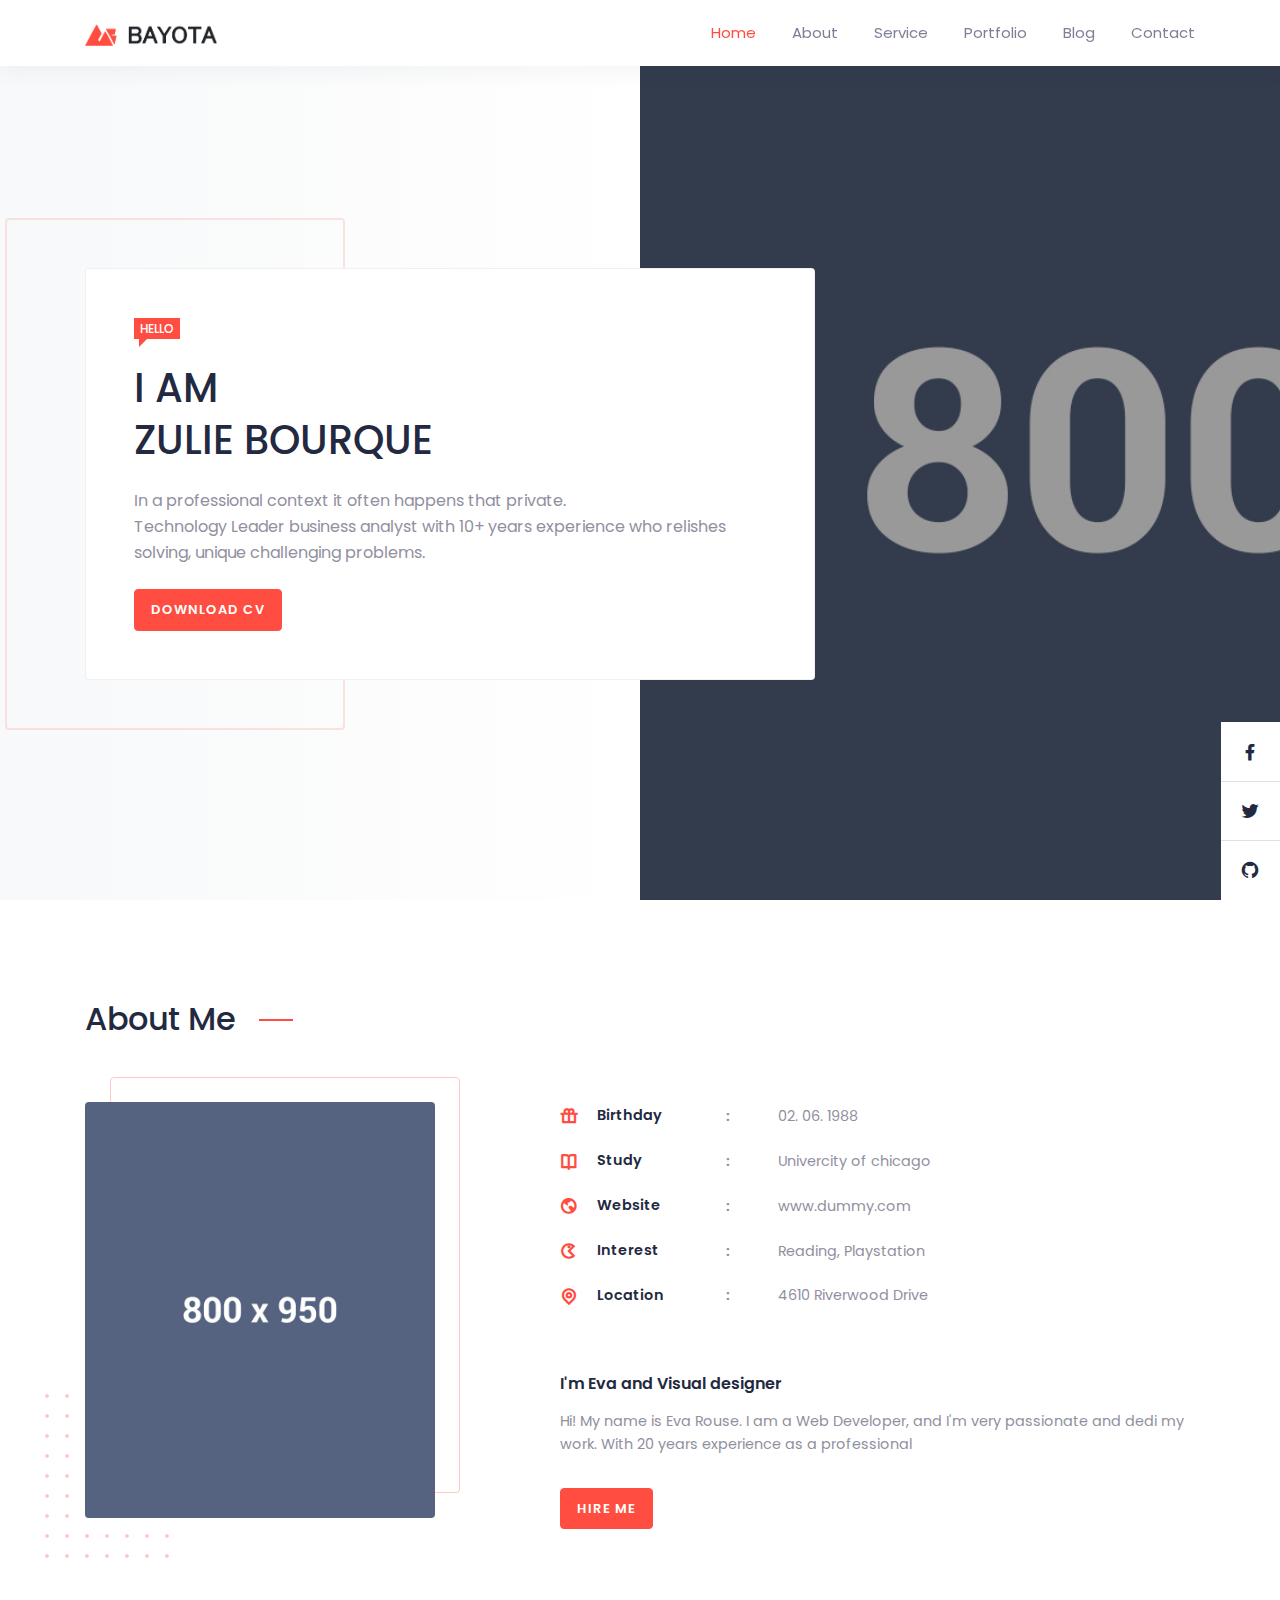
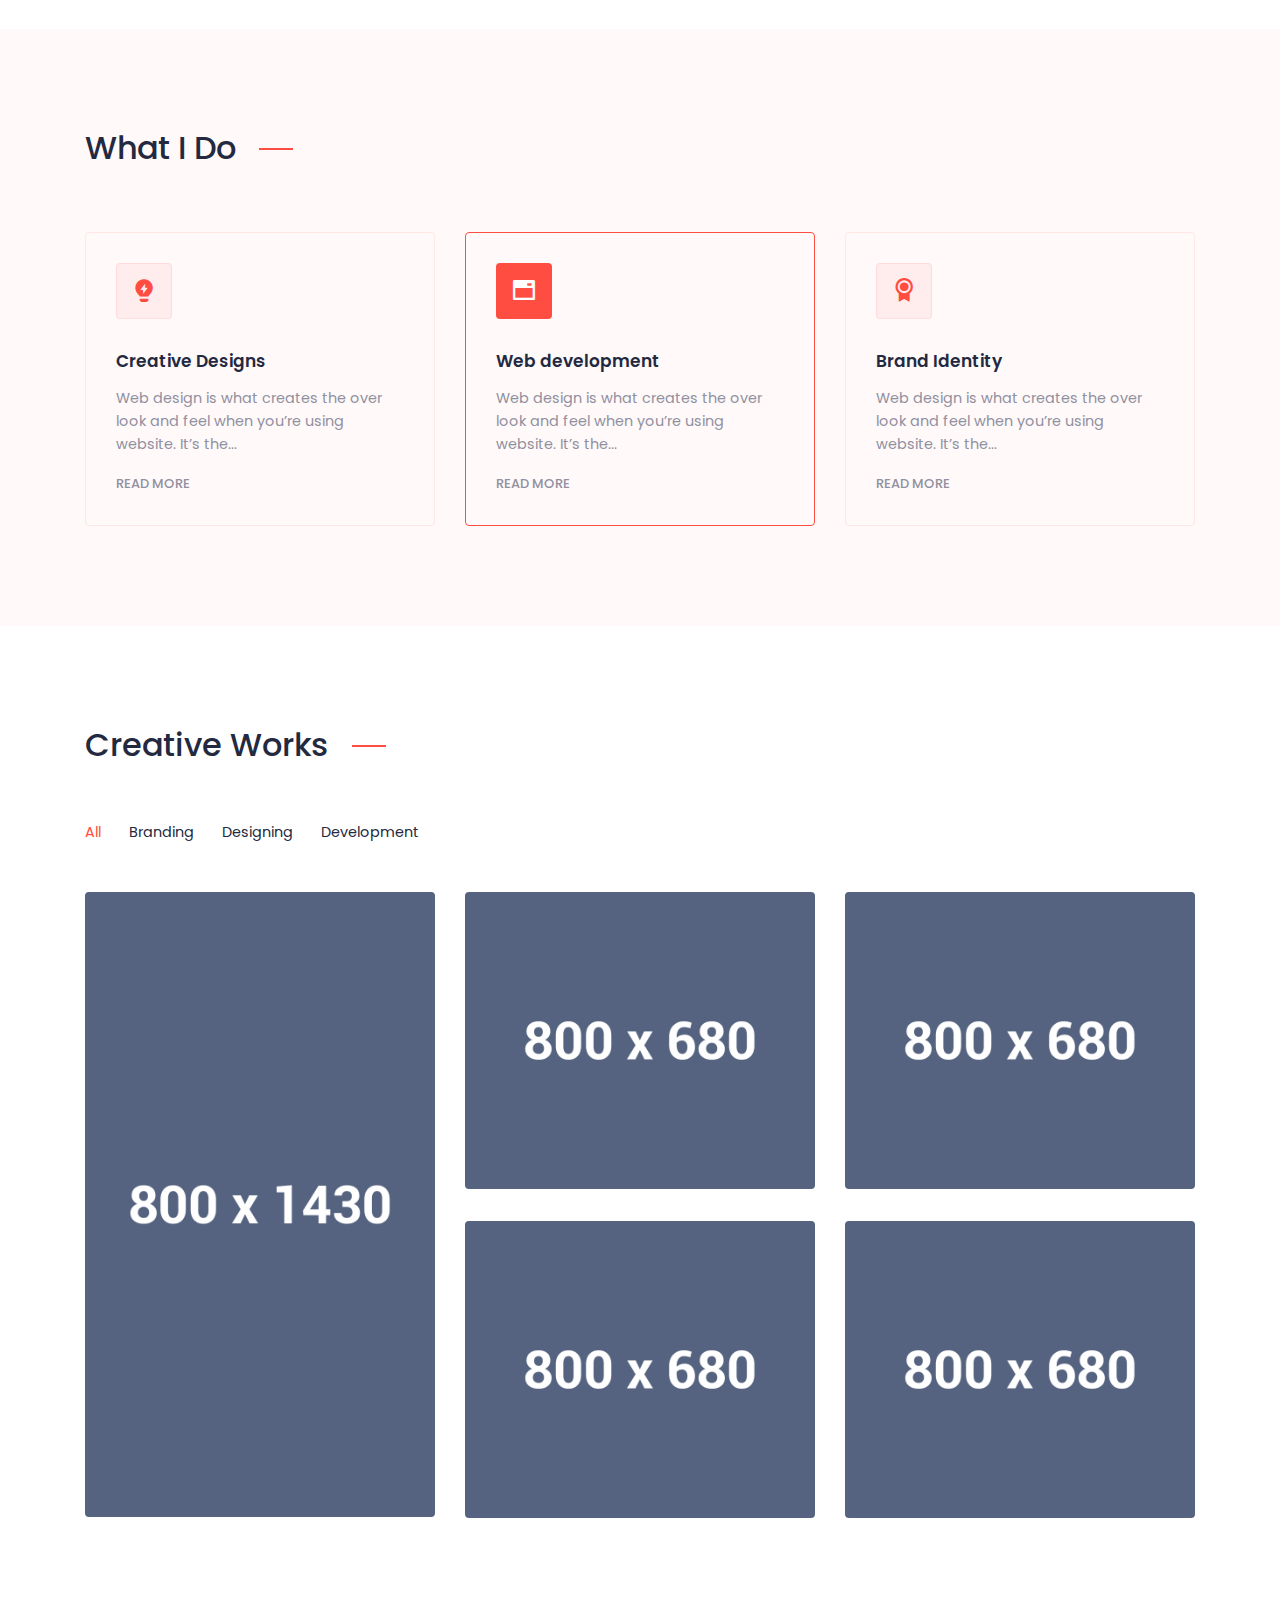
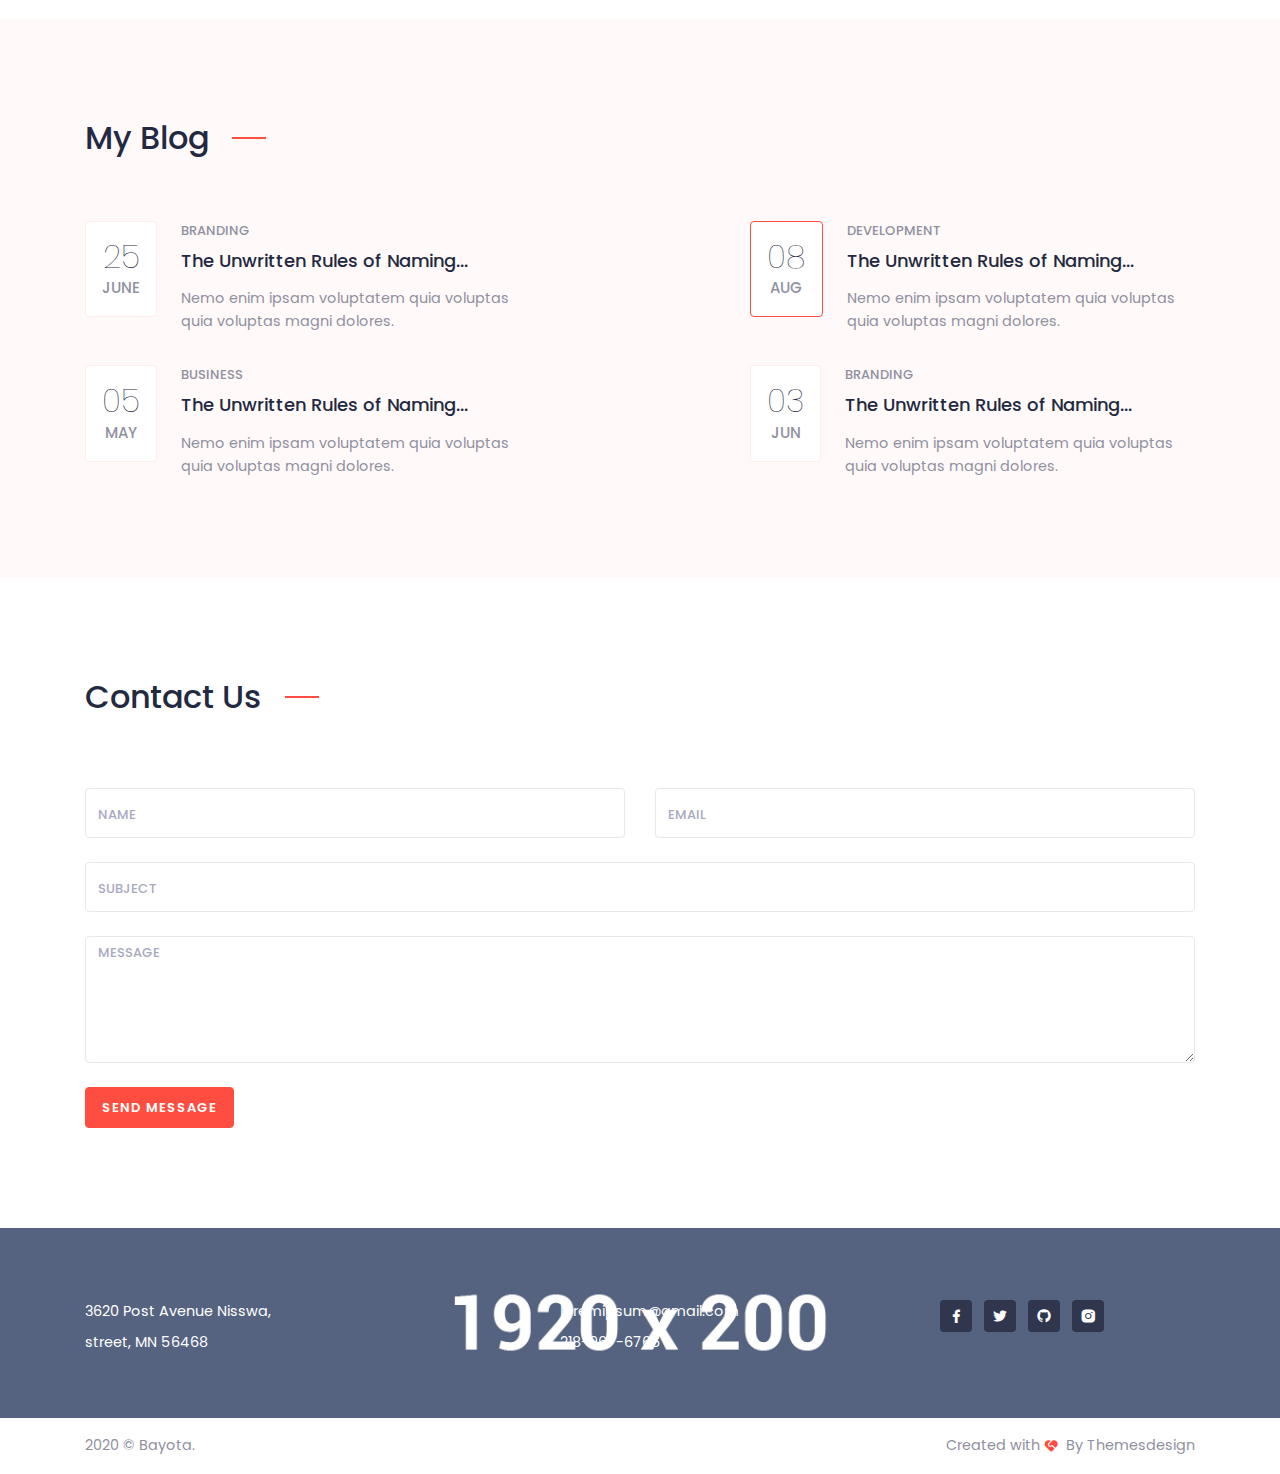
<file: layout-6.html>
<!DOCTYPE html>
<html lang="en">
    <head>
        <meta charset="utf-8" />
        <title>Bayota - Responsive Personal Tamplate</title>
        <meta name="viewport" content="width=device-width, initial-scale=1.0" />
        <meta name="description" content="Premium Bootstrap 4 Personal Template" />
        <meta name="keywords" content="bootstrap 4, premium, marketing, multipurpose" />
        <meta content="Themesdesign" name="author" />

        <!--favicon-->
        <link rel="shortcut icon" href="images/favicon.ico" />

        <!-- remix icon -->
        <link rel="stylesheet" type="text/css" href="css/remixicon.css">

        <!-- css -->
        <link href="css/bootstrap.min.css" rel="stylesheet" type="text/css" />
        <link href="css/style.min.css" rel="stylesheet" type="text/css" />
    </head>

    <body>
        <!--navbar start-->
        <nav class="navbar navbar-expand-lg fixed-top navbar-light sticky">
            <div class="container">
                <a class="navbar-brand" href="#">
                    <img src="images/logo-light.png" alt="" class="logo-light" height="22" />
                    <img src="images/logo-dark.png" alt="" class="logo-dark" height="22" />
                </a>
                <a href="javascript:void(0)" class="navbar-toggler ml-auto" data-toggle="collapse" data-target="#navbarNav" aria-controls="navbarNav" aria-expanded="false" aria-label="Toggle navigation">
                    <span class="navbar-toggle-icon"><i class="ri-menu-line"></i></span>
                </a>

                <div class="collapse navbar-collapse" id="navbarNav">
                    <ul class="navbar-nav ml-auto">
                        <li class="nav-item active">
                            <a class="nav-link" href="#home">Home</a>
                        </li>
                        <li class="nav-item">
                            <a class="nav-link" href="#about">About</a>
                        </li>
                        <li class="nav-item">
                            <a class="nav-link" href="#service">Service</a>
                        </li>
                        <li class="nav-item">
                            <a class="nav-link" href="#portfolio">Portfolio</a>
                        </li>
                        <li class="nav-item">
                            <a class="nav-link" href="#blog">Blog</a>
                        </li>
                        <li class="nav-item">
                            <a class="nav-link" href="#contact">Contact</a>
                        </li>
                    </ul>
                </div>
            </div>
        </nav>
        <!--navabr end-->

        <!--hero start-->
        <section class="hero-6 position-relative align-items-center justify-content-center d-flex" style="background-image: url(images/hero-6-img.jpg);" id="home">
            <div class="hero-6-overlay"></div>
            <div class="container">
                <div class="row">
                    <div class="col-md-8">
                        <div class="content-box position-relative">
                            <div class="hero-6-content rounded bg-white position-relative p-5 mt-sm-5">
                                <span class="position-relative text-uppercase font-weight-medium font-size-12 text-white bg-primary comment">Hello</span>
                                <h1 class="font-weight-medium mt-4 mb-1 text-uppercase">I Am</h1>
                                <h1 class="font-weight-medium mb-3 text-uppercase">Zulie Bourque</h1>
                                <p class="font-size-16 text-muted my-4">
                                    In a professional context it often happens that private. <br />
                                    Technology Leader business analyst with 10+ years experience who relishes solving, unique challenging problems.
                                </p>
                                <a href="#" class="btn btn-primary">Download CV</a>
                            </div>
                        </div>
                    </div>
                </div>
                <!-- end row -->
            </div>
            <div class="hero-social-icon d-none d-md-block">
                <a class="social-media bg-white border-bottom" href="#"><i class="ri-facebook-fill"></i></a>
                <a class="social-media bg-white border-bottom" href="#"><i class="ri-twitter-fill"></i></a>
                <a class="social-media bg-white" href="#"><i class="ri-github-fill"></i></a>
            </div>
        </section>
        <!--hero end-->

        <!--about me start-->
        <section class="section" id="about">
            <div class="container">
                <div class="row">
                    <div class="col-12 mb-4">                        
                        <h2 class="title">About Me <span class="title-border ml-4 pl-3"></span></h2>                        
                    </div>
                </div>
                <!-- end row -->
                <div class="row">
                    <div class="col-md-4 mt-4 pt-2">
                        <div class="about-border position-relative">
                            <img class="img-fluid rounded about-img" src="images/aboutme.jpg" alt="" />
                            <img class="img-fluid about-dot d-none d-lg-block" src="images/dot.png" alt="" />
                        </div>
                    </div>

                    <div class="col-md-7 offset-md-1 mt-4 pt-2">
                        <dl class="row align-items-center about-content">
                            <dt class="col-lg-3 col-md-4 col-6 font-weight-semibold"><i class="ri-gift-line align-middle pr-3 text-primary font-size-18"></i> Birthday</dt>
                            <dd class="col-lg-9 col-md-8 col-6 text-muted mb-0"><span class="mr-xl-5 mr-4 font-weight-semibold">:</span>02. 06. 1988</dd>

                            <dt class="col-lg-3 col-md-4 col-6 font-weight-semibold mt-xl-3 mt-2"><i class="ri-book-open-line align-middle pr-3 text-primary font-size-18"></i> Study</dt>
                            <dd class="col-lg-9 col-md-8 col-6 text-muted mb-0 mt-xl-3 mt-2"><span class="mr-xl-5 mr-4 font-weight-semibold">:</span>Univercity of chicago</dd>

                            <dt class="col-lg-3 col-md-4 col-6 font-weight-semibold mt-xl-3 mt-2"><i class="ri-earth-line align-middle pr-3 text-primary font-size-18"></i> Website</dt>
                            <dd class="col-lg-9 col-md-8 col-6 text-muted mb-0 mt-xl-3 mt-2"><span class="mr-xl-5 mr-4 font-weight-semibold">:</span>www.dummy.com</dd>

                            <dt class="col-lg-3 col-md-4 col-6 font-weight-semibold mt-xl-3 mt-2"><i class="ri-game-line align-middle pr-3 text-primary font-size-18"></i> Interest</dt>
                            <dd class="col-lg-9 col-md-8 col-6 text-muted mb-0 mt-xl-3 mt-2"><span class="mr-xl-5 mr-4 font-weight-semibold">:</span>Reading, Playstation</dd>

                            <dt class="col-lg-3 col-md-4 col-6 font-weight-semibold mt-xl-3 mt-2"><i class="ri-map-pin-line align-middle pr-3 text-primary font-size-18"></i> Location</dt>
                            <dd class="col-lg-9 col-md-8 col-6 text-muted mb-0 mt-xl-3 mt-2"><span class="mr-xl-5 mr-4 font-weight-semibold">:</span>4610 Riverwood Drive</dd>
                        </dl>

                        <div class="row">
                            <div class="col-12 pt-xl-5 pt-3">
                                <h6 class="font-weight-semibold">I'm Eva and Visual designer</h6>
                                <p class="text-muted mt-xl-3 mt-2">
                                    Hi! My name is Eva Rouse. I am a Web Developer, and I'm very passionate and dedi my work. With 20 years experience as a professional
                                </p>
    
                                <a href="#" class="btn btn-primary mt-3">Hire Me</a>
                            </div>
                        </div>
                    </div>
                </div>
                <!-- end row -->
            </div>
        </section>
        <!-- about us end -->

        <!-- what i do start -->
        <section class="section bg-light" id="service">
            <div class="container">
                <div class="row">
                    <div class="col-12 mb-4">
                        <h2 class="title">What I Do <span class="title-border ml-4 pl-3"></span></h2>
                    </div>
                </div>
                <!-- end row -->

                <div class="row">
                    <div class="col-lg-4 col-md-6 mt-4 pt-2">
                        <div class="service-box rounded position-relative">
                            <div class="service-icon rounded"><i class="ri-lightbulb-flash-fill"></i></div>
                            <h5 class="font-size-17 font-weight-semibold mt-4 pt-2">Creative Designs</h5>
                            <p class="text-muted mt-3">
                                Web design is what creates the over look and feel when you’re using website. It’s the...
                            </p>
                            <a class="text-uppercase font-size-13 font-weight-medium text-muted pt-4" href="#">Read More</a>
                        </div>
                    </div>

                    <div class="col-lg-4 col-md-6 mt-4 pt-2">
                        <div class="service-box rounded position-relative active">
                            <div class="service-icon rounded"><i class="ri-window-2-fill"></i></div>
                            <h5 class="font-size-17 font-weight-semibold mt-4 pt-2">Web development</h5>
                            <p class="text-muted mt-3">
                                Web design is what creates the over look and feel when you’re using website. It’s the...
                            </p>
                            <a class="text-uppercase font-size-13 font-weight-medium text-muted pt-4" href="#">Read More</a>
                        </div>
                    </div>

                    <div class="col-lg-4 col-md-6 mt-4 pt-2">
                        <div class="service-box rounded position-relative">
                            <div class="service-icon rounded"><i class="ri-award-fill"></i></div>
                            <h5 class="font-size-17 font-weight-semibold mt-4 pt-2">Brand Identity</h5>
                            <p class="text-muted mt-3">
                                Web design is what creates the over look and feel when you’re using website. It’s the...
                            </p>
                            <a class="text-uppercase font-size-13 font-weight-medium text-muted pt-4" href="#">Read More</a>
                        </div>
                    </div>
                </div>
                <!-- end row -->
            </div>
        </section>
        <!-- what i do end -->

        <!-- creative works start -->
        <section class="section" id="portfolio">
            <div class="container">
                <div class="row">
                    <div class="col-12 mb-4">
                        <h2 class="mb-0 title">Creative Works <span class="title-border ml-4 pl-3"></span></h2>
                    </div>
                </div>
                <!-- end row -->

                <div class="row">
                    <ul class="col container-filter categories-filter list-unstyled mt-4 pt-2" id="filter">
                        <li class="list-inline-item cat-list mr-sm-4 mr-2"><a class="categories active" data-filter="*">All</a></li>
                        <li class="list-inline-item cat-list mr-sm-4 mr-2"><a class="categories" data-filter=".web-design">Branding</a></li>
                        <li class="list-inline-item cat-list mr-sm-4 mr-2"><a class="categories" data-filter=".graphic-design">Designing</a></li>
                        <li class="list-inline-item cat-list mr-sm-4 mr-2"><a class="categories" data-filter=".ui-ux-design">Development</a></li>
                    </ul>
                </div>
                <!-- end row -->

                <!-- Gallery -->
                <div class="row projects-wrapper">
                    <div class="col-lg-4 col-md-6 mt-4 pt-2 web-design">
                        <div class="position-relative rounded overflow-hidden img-box">
                            <img class="img-fluid" src="images/work-1.jpg" alt="" />
                            <div class="item-caption">
                                <div class="text-center text-white work-content">
                                    <p class="font-size-13 text-uppercase font-weight-medium mb-2">Photoshop</p>
                                    <h4><a href="#" class="text-white">Cerative Design</a></h4>
                                </div>
                            </div>
                        </div>
                    </div>

                    <div class="col-lg-4 col-md-6 mt-4 pt-2 web-design graphic-design">
                        <div class="position-relative rounded overflow-hidden img-box">
                            <img class="img-fluid" src="images/work-2.jpg" alt="" />
                            <div class="item-caption">
                                <div class="text-center text-white work-content">
                                    <p class="font-size-13 text-uppercase font-weight-medium mb-2">Illustration</p>
                                    <h4><a href="#" class="text-white">Icons</a></h4>
                                </div>
                            </div>
                        </div>
                    </div>

                    <div class="col-lg-4 col-md-6 mt-4 pt-2 graphic-design ui-ux-design">
                        <div class="position-relative rounded overflow-hidden img-box">
                            <img class="img-fluid" src="images/work-3.jpg" alt="" />
                            <div class="item-caption">
                                <div class="text-center text-white work-content">
                                    <p class="font-size-13 text-uppercase font-weight-medium mb-2">Web Design</p>
                                    <h4><a href="#" class="text-white">Cerative Layout</a></h4>
                                </div>
                            </div>
                        </div>
                    </div>

                    <div class="col-lg-4 col-md-6 mt-4 pt-2 graphic-design ui-ux-design">
                        <div class="position-relative rounded overflow-hidden img-box">
                            <img class="img-fluid" src="images/work-4.jpg" alt="" />
                            <div class="item-caption">
                                <div class="text-center text-white work-content">
                                    <p class="font-size-13 text-uppercase font-weight-medium mb-2">Graphics</p>
                                    <h4> <a href="#" class="text-white">UI/UX Design</a></h4>
                                </div>
                            </div>
                        </div>
                    </div>

                    <div class="col-lg-4 col-md-6 mt-4 pt-2 ui-ux-design">
                        <div class="position-relative rounded overflow-hidden img-box">
                            <img class="img-fluid" src="images/work-5.jpg" alt="" />
                            <div class="item-caption">
                                <div class="text-center text-white work-content">
                                    <p class="font-size-13 text-uppercase font-weight-medium mb-2">Adobe XD</p>
                                    <h4> <a href="#" class="text-white">App Design</a></h4>
                                </div>
                            </div>
                        </div>
                    </div>
                </div>
                <!-- end row -->
            </div>
        </section>
        <!-- creative works end -->

        <!-- my blog -->
        <section class="section bg-light" id="blog">
            <div class="container">
                <div class="row">
                    <div class="col-12 mb-4">
                        <h2 class="title">My Blog <span class="title-border ml-4 pl-3"></span></h2>
                    </div>
                </div>
                <!-- end row -->
                <div class="row">
                    <div class="col-xl-5 col-md-6 col-12 mt-4 pt-2">
                        <div class="media blog-box">
                            <div class="bg-white rounded text-center date-box p-3 mr-4">
                                <h2 class="font-weight-lighter mb-0">25</h2>
                                <p class="font-size-15 text-muted text-uppercase font-weight-medium mb-0">June</p>
                            </div>
                            <div class="media-body">
                                <p class="font-size-13 text-muted text-uppercase font-weight-medium mb-2">branding</p>
                                <h4 class="font-size-18 mb-3"><a class="text-dark" href="#">The Unwritten Rules of Naming...</a></h4>
                                <p class="text-muted mt-2 mb-0">Nemo enim ipsam voluptatem quia voluptas quia voluptas magni dolores.</p>
                            </div>
                        </div>
                    </div>

                    <div class="col-xl-5 offset-xl-2 col-md-6 col-12 mt-4 pt-2">
                        <div class="media blog-box active">
                            <div class="bg-white rounded text-center date-box p-3 mr-4">
                                <h2 class="font-weight-lighter mb-0">08</h2>
                                <p class="font-size-15 text-muted text-uppercase font-weight-medium mb-0">Aug</p>
                            </div>
                            <div class="media-body">
                                <p class="text-uppercase font-size-13 text-muted font-weight-medium mb-2">development</p>
                                <h4 class="font-size-18 mb-3"><a class="text-dark" href="#">The Unwritten Rules of Naming...</a></h4>
                                <p class="text-muted mt-2 mb-0">Nemo enim ipsam voluptatem quia voluptas quia voluptas magni dolores.</p>
                            </div>
                        </div>
                    </div>

                    <div class="col-xl-5 col-md-6 col-12 mt-4 pt-2">
                        <div class="media blog-box">
                            <div class="bg-white rounded date-box text-center p-3 mr-4">
                                <h2 class="font-weight-lighter mb-0">05</h2>
                                <p class="font-size-15 text-muted text-uppercase font-weight-medium mb-0">May</p>
                            </div>
                            <div class="media-body">
                                <p class="text-uppercase font-size-13 text-muted font-weight-medium mb-2">business</p>
                                <h4 class="font-size-18 mb-3"><a class="text-dark" href="#">The Unwritten Rules of Naming...</a></h4>
                                <p class="text-muted mt-2 mb-0">Nemo enim ipsam voluptatem quia voluptas quia voluptas magni dolores.</p>
                            </div>
                        </div>
                    </div>

                    <div class="col-xl-5 offset-xl-2 col-md-6 col-12 mt-4 pt-2">
                        <div class="media blog-box">
                            <div class="bg-white rounded date-box text-center p-3 mr-4">
                                <h2 class="font-weight-lighter mb-0">03</h2>
                                <p class="font-size-15 text-muted text-uppercase font-weight-medium mb-0">jun</p>
                            </div>
                            <div class="media-body">
                                <p class="font-size-13 text-muted text-uppercase font-weight-medium mb-2">branding</p>
                                <h4 class="font-size-18 mb-3"><a class="text-dark" href="#">The Unwritten Rules of Naming...</a></h4>
                                <p class="text-muted mt-2 mb-0">Nemo enim ipsam voluptatem quia voluptas quia voluptas magni dolores.</p>
                            </div>
                        </div>
                    </div>
                </div>
                <!-- end row -->
            </div>
        </section>
        <!-- my blog end -->

        <!-- contact us start -->
        <section class="section" id="contact">
            <div class="container">
                <div class="row">
                    <div class="col-12 mb-4">
                        <h2 class="mb-0 title">Contact Us <span class="title-border ml-4 pl-3"></span></h2>
                    </div>
                </div>
                <!-- end row -->
                <div class="row">
                    <div class="col-12 mt-4 pt-2">
                        <form method="post" name="myForm" onsubmit="return validateForm()">
                            <p id="error-msg"></p>
                            <div class="row">
                                <div class="col-md-6">
                                    <div class="form-group mb-4">
                                        <input type="text" class="form-control" placeholder="NAME" id="name" />
                                    </div>
                                </div>
                                <div class="col-md-6">
                                    <div class="form-group mb-4">
                                        <input type="email" class="form-control" placeholder="EMAIL" id="email" />
                                    </div>
                                </div>
                            </div>
                            <!-- end row -->
                            <div class="row">
                                <div class="col-12">
                                    <div class="form-group mb-4">
                                        <input type="text" class="form-control" placeholder="SUBJECT"  id="subject"/>
                                    </div>
                                </div>
                            </div>
                            <!-- end row -->
                            <div class="row">
                                <div class="col-12">
                                    <div class="form-group mb-4">
                                        <textarea class="form-control" placeholder="MESSAGE" rows="5" id="comments"></textarea>
                                    </div>
                                </div>
                            </div>
                            <!-- end row -->
                            <input type="submit" id="submit" name="send" class="btn btn-primary" value="Send message" />
                        </form>
                    </div>
                </div>
            </div>
        </section>
        <!-- contact us end -->

        <!-- footer start -->
        <footer class="footer" style="background-image: url(images/footer-bg.jpg);">
            <div class="container">
                <div class="row py-sm-5 py-3">
                    <div class="col-lg-4 col-md-3 text-white mt-4">
                        <p class="mb-0">3620 Post Avenue Nisswa,</p>
                        <p class="mt-2">street, MN 56468</p>
                    </div>
                    <div class="col-lg-3 col-md-3 offset-lg-1 offset-md-1 text-white mt-4">
                        <p class="mb-0">loremipsum@gmail.com</p>
                        <p class="mt-2">218-967-6766</p>
                    </div>
                    <div class="col-lg-3 col-md-4 offset-lg-1 offset-md-1 mt-4">
                        <ul class="list-unstyled">
                            <li class="list-inline d-inline-block social-list">
                                <a class="list-inline-item rounded mr-2 social-link" href="#"><i class="ri-facebook-fill"></i></a>
                            </li>
                            <li class="list-inline d-inline-block social-list">
                                <a class="list-inline-item rounded mr-2 social-link" href="#"><i class="ri-twitter-fill"></i></a>
                            </li>
                            <li class="list-inline d-inline-block social-list">
                                <a class="list-inline-item rounded mr-2 social-link" href="#"><i class="ri-github-fill"></i></a>
                            </li>
                            <li class="list-inline d-inline-block social-list">
                                <a class="list-inline-item rounded mr-2 social-link" href="#"><i class="ri-instagram-fill"></i></a>
                            </li>
                        </ul>
                    </div>
                </div>
                <!-- end row -->
            </div>
        </footer>
        <!-- end footer -->

        <!-- footer-alter start -->
        <section class="py-3">
            <div class="container">
                <div class="row">
                    <div class="col-lg-4 col-md-6">
                        <p class="text-muted mb-0">2020 © Bayota.</p>
                    </div>
                    <div class="col-lg-4 offset-lg-4 col-md-6 text-md-right">
                        <p class="text-muted mb-0">Created with<i class="ri-service-fill align-middle text-primary px-1"></i> By Themesdesign</p>
                    </div>
                </div>
                <!-- end row -->
            </div>
        </section>
        <!-- end footer alter -->

        <script src="js/jquery-3.5.1.min.js"></script>
        <script src="js/bootstrap.bundle.min.js"></script>

        <!-- smooth link -->
        <script src="js/scrollspy.min.js"></script>
        <script src="js/jquery.easing.min.js"></script>

        <!-- portfolio filter -->
        <script src="js/isotope.js"></script>
        <script src="js/portfolio.init.js"></script>

        <script src="js/app.js"></script>
    </body>
</html>
</file>
<file: css/style.min.css>
@import url(https://fonts.googleapis.com/css2?family=Poppins:wght@300;400;500;600;700&display=swap);a{text-decoration:none!important;outline:0}body{font-family:Poppins,sans-serif;color:#232940;background:#fff;line-height:1.6;font-size:14.4px}h1,h2,h3,h4,h5,h6{font-family:Poppins,sans-serif}.text-primary{color:#ff4d41!important}.bg-primary{background-color:#ff4d41!important}.text-secondary{color:#6c757d!important}.bg-secondary{background-color:#6c757d!important}.text-success{color:#2dd6b7!important}.bg-success{background-color:#2dd6b7!important}.text-info{color:#56c6e6!important}.bg-info{background-color:#56c6e6!important}.text-warning{color:#ffbb13!important}.bg-warning{background-color:#ffbb13!important}.text-danger{color:#f0183c!important}.bg-danger{background-color:#f0183c!important}.text-dark{color:#232940!important}.bg-dark{background-color:#232940!important}.text-light{color:#fff9f9!important}.bg-light{background-color:#fff9f9!important}.text-muted{color:#9090a0!important}.bg-muted{background-color:#9090a0!important}.font-size-12{font-size:12px}.font-size-13{font-size:13px}.font-size-14{font-size:14px}.font-size-15{font-size:15px}.font-size-16{font-size:16px}.font-size-17{font-size:17px}.font-size-18{font-size:18px}.font-size-19{font-size:19px}.font-size-20{font-size:20px}.font-size-21{font-size:21px}.font-size-22{font-size:22px}.font-size-23{font-size:23px}.font-size-24{font-size:24px}.font-weight-medium{font-weight:500}.font-weight-semibold{font-weight:600}.text-white-70{color:rgba(255,255,255,.7)}.title-border{position:relative}.title-border:after{content:"";position:absolute;top:50%;transform:translate(-50%);background-color:#ff4d41;height:2px;width:34px}.section{padding:100px 0}.bg-overlay{background-color:rgba(33,37,41,.7);position:absolute;top:0;right:0;bottom:0;left:0}@media (max-width:576px){.title{font-size:1.6rem}}.btn{padding:10px 16px;border-radius:4px;font-weight:600;font-size:13px;letter-spacing:1px;text-transform:uppercase;transition:all .3s ease-in-out}.btn:focus{box-shadow:none!important}.btn.btn-sm{font-size:11px;padding:8px 12px}.btn-primary{background-color:#ff4d41;border:1px solid #ff4d41!important;color:#fff}.btn-primary.active,.btn-primary:active,.btn-primary:focus,.btn-primary:hover{background-color:transparent!important;color:#ff4d41!important}.btn-outline-primary{background-color:transparent!important;border:1px solid #ff4d41!important;color:#ff4d41!important}.btn-outline-primary.active,.btn-outline-primary:active,.btn-outline-primary:focus,.btn-outline-primary:hover{background-color:#ff4d41!important;color:#fff!important}.btn-secondary{background-color:#6c757d;border:1px solid #6c757d!important;color:#fff}.btn-secondary.active,.btn-secondary:active,.btn-secondary:focus,.btn-secondary:hover{background-color:transparent!important;color:#6c757d!important}.btn-outline-secondary{background-color:transparent!important;border:1px solid #6c757d!important;color:#ff4d41!important}.btn-outline-secondary.active,.btn-outline-secondary:active,.btn-outline-secondary:focus,.btn-outline-secondary:hover{background-color:#ff4d41!important;color:#fff!important}.btn-success{background-color:#2dd6b7;border:1px solid #2dd6b7!important;color:#fff}.btn-success.active,.btn-success:active,.btn-success:focus,.btn-success:hover{background-color:transparent!important;color:#2dd6b7!important}.btn-outline-success{background-color:transparent!important;border:1px solid #2dd6b7!important;color:#ff4d41!important}.btn-outline-success.active,.btn-outline-success:active,.btn-outline-success:focus,.btn-outline-success:hover{background-color:#ff4d41!important;color:#fff!important}.btn-info{background-color:#56c6e6;border:1px solid #56c6e6!important;color:#fff}.btn-info.active,.btn-info:active,.btn-info:focus,.btn-info:hover{background-color:transparent!important;color:#56c6e6!important}.btn-outline-info{background-color:transparent!important;border:1px solid #56c6e6!important;color:#ff4d41!important}.btn-outline-info.active,.btn-outline-info:active,.btn-outline-info:focus,.btn-outline-info:hover{background-color:#ff4d41!important;color:#fff!important}.btn-warning{background-color:#ffbb13;border:1px solid #ffbb13!important;color:#fff}.btn-warning.active,.btn-warning:active,.btn-warning:focus,.btn-warning:hover{background-color:transparent!important;color:#ffbb13!important}.btn-outline-warning{background-color:transparent!important;border:1px solid #ffbb13!important;color:#ff4d41!important}.btn-outline-warning.active,.btn-outline-warning:active,.btn-outline-warning:focus,.btn-outline-warning:hover{background-color:#ff4d41!important;color:#fff!important}.btn-danger{background-color:#f0183c;border:1px solid #f0183c!important;color:#fff}.btn-danger.active,.btn-danger:active,.btn-danger:focus,.btn-danger:hover{background-color:transparent!important;color:#f0183c!important}.btn-outline-danger{background-color:transparent!important;border:1px solid #f0183c!important;color:#ff4d41!important}.btn-outline-danger.active,.btn-outline-danger:active,.btn-outline-danger:focus,.btn-outline-danger:hover{background-color:#ff4d41!important;color:#fff!important}.btn-dark{background-color:#232940;border:1px solid #232940!important;color:#fff}.btn-dark.active,.btn-dark:active,.btn-dark:focus,.btn-dark:hover{background-color:transparent!important;color:#232940!important}.btn-outline-dark{background-color:transparent!important;border:1px solid #232940!important;color:#ff4d41!important}.btn-outline-dark.active,.btn-outline-dark:active,.btn-outline-dark:focus,.btn-outline-dark:hover{background-color:#ff4d41!important;color:#fff!important}.btn-light{background-color:#fff9f9;border:1px solid #fff9f9!important;color:#fff}.btn-light.active,.btn-light:active,.btn-light:focus,.btn-light:hover{background-color:transparent!important;color:#fff9f9!important}.btn-outline-light{background-color:transparent!important;border:1px solid #fff9f9!important;color:#ff4d41!important}.btn-outline-light.active,.btn-outline-light:active,.btn-outline-light:focus,.btn-outline-light:hover{background-color:#ff4d41!important;color:#fff!important}.btn-muted{background-color:#9090a0;border:1px solid #9090a0!important;color:#fff}.btn-muted.active,.btn-muted:active,.btn-muted:focus,.btn-muted:hover{background-color:transparent!important;color:#9090a0!important}.btn-outline-muted{background-color:transparent!important;border:1px solid #9090a0!important;color:#ff4d41!important}.btn-outline-muted.active,.btn-outline-muted:active,.btn-outline-muted:focus,.btn-outline-muted:hover{background-color:#ff4d41!important;color:#fff!important}.navbar{transition:all .3s ease-in-out;padding:12px 0}.navbar .navbar-nav .nav-item .nav-link{font-size:15px;font-weight:400;color:rgba(255,255,255,.7);margin-right:20px}.navbar .navbar-nav .nav-item .nav-link:focus,.navbar .navbar-nav .nav-item .nav-link:hover{color:#ff4d41}.navbar .navbar-nav .nav-item.active .nav-link{color:#ff4d41!important}.navbar .navbar-nav .nav-item:last-child .nav-link{margin-right:0;padding-right:0}.navbar .navbar-brand .logo-dark{display:none}.navbar .navbar-brand .logo-light{display:inline-block}.nav-sticky{background-color:#fff;box-shadow:0 6px 20px 0 rgba(48,54,77,.07)}.nav-sticky .nav-item .nav-link{color:#7e8097!important}.nav-sticky .nav-item .nav-link.active,.nav-sticky .nav-item .nav-link:focus,.nav-sticky .nav-item .nav-link:hover{color:#ff4d41!important}.nav-sticky .navbar-brand .logo-dark{display:inline-block}.nav-sticky .navbar-brand .logo-light{display:none}.navbar-light{background-color:#fff;box-shadow:0 6px 20px 0 rgba(48,54,77,.05)}.navbar-light .nav-item .nav-link{color:#7e8097!important}.navbar-light .nav-item .nav-link.active,.navbar-light .nav-item .nav-link:focus,.navbar-light .nav-item .nav-link:hover{color:#ff4d41!important}.navbar-light .navbar-brand .logo-dark{display:inline-block}.navbar-light .navbar-brand .logo-light{display:none}@media (max-width:768px){.navbar{background-color:#fff}.navbar>.container{width:90%}.navbar .nav-item .nav-link{color:rgba(35,41,64,.7)!important}.navbar .navbar-toggler{padding:0;border:none}.navbar .navbar-toggler .navbar-toggle-icon{color:#232940;font-size:24px}.navbar .navbar-toggler:focus{outline:0}.navbar .navbar-brand .logo-dark{display:inline-block}.navbar .navbar-brand .logo-light{display:none}}.hero-social-icon{position:absolute;right:0;bottom:0;z-index:1}.hero-social-icon .social-media{width:3.7rem;height:3.7rem;position:relative;display:flex;align-items:center;justify-content:center;color:#232940;font-size:20px}.hero-social-icon .social-media:hover{color:#ff4d41!important;text-decoration:none}.hero-1{height:100vh;background-size:cover;background-position:center;background-repeat:no-repeat}.hero-1 .hero-line{width:34px;height:2px;background-color:#ff4d41}.hero-2 .bg-text{position:absolute;left:0;top:50%;transform:translateY(-50%)}.hero-2 .bg-text .hero-bg-text{font-size:210px;line-height:1;color:rgba(232,232,232,.4)}.hero-3{height:100vh;background-size:cover;background-position:center;background-repeat:no-repeat}.hero-3 .hero-line{width:34px;height:2px;background-color:#ff4d41}.hero-3 .hero-content{z-index:1;position:relative}.hero-3 .hero-content img{width:160px;height:160px;border:4px solid rgba(255,255,255,.1)}.hero-3 .hero-3-title{position:relative;font-weight:500;font-size:3.5em}.hero-3 .hero-3-title .text-wrapper{position:relative;display:inline-block;overflow:hidden}.hero-3 .hero-3-title .letter{display:inline-block;line-height:1em;transform-origin:0 0}.hero-4{padding:130px 0;margin-top:66px;background-color:rgba(255,77,65,.15)}.hero-4 .bg-overlay-img{width:100%;height:100%;background-size:cover;background-position:center;background-repeat:no-repeat;position:absolute;top:0;right:0;bottom:0;left:0}.hero-4 .bg-img{background-image:url(../images/bg-hero-4-overlay.png);width:100%;height:100%;opacity:.8;background-size:cover;background-position:center;background-repeat:no-repeat;position:absolute;top:0;right:0;bottom:0;left:0}.hero-5{height:100vh;background-size:cover;background-position:center;background-repeat:no-repeat}.hero-5 .hero-content .top-title{letter-spacing:10px}.hero-5 .hero-social-icon .social-media{color:#fff}.hero-5 .hero-5-title{font-size:56px}.hero-5 .hero-5-title .letter{display:inline-block}.hero-5 .hero-5-title .text-wrapper{position:relative;display:inline-block;padding:4px 0}.hero-5 .hero-5-title .line{opacity:0;position:absolute;left:0;height:1px;width:100%;background-color:#232940;transform-origin:0 0}.hero-5 .hero-5-title .line1{top:0}.hero-5 .hero-5-title .line2{bottom:0}.hero-6{height:100vh;background-size:cover;background-position:center;background-repeat:no-repeat}.hero-6 .hero-6-overlay{background:linear-gradient(90deg,#f8f9fa 5%,#fff 50%,rgba(0,0,0,.4) 50%);position:absolute;top:0;right:0;bottom:0;left:0}.hero-6 .hero-6-content{border:1px solid rgba(232,232,232,.6);z-index:1}.hero-6 .comment{padding:2px 6px}.hero-6 .comment:after{position:absolute;content:"";bottom:-8px;left:5px;width:0;height:0;border-top:0 solid transparent;border-left:10px solid #ff4d41;border-bottom:10px solid transparent}.hero-6 .content-box:after{content:"";border:2px solid rgba(255,77,65,.15);border-radius:4px;position:absolute;top:-50px;right:470px;bottom:-50px;left:-80px}@media (max-width:1024px){.hero-1{height:auto;padding:180px 0 150px}.hero-2{margin-top:100px}.hero-2 .hero-img{width:100%}.hero-3{height:auto;padding:160px 0 120px}.hero-5{height:auto;padding:180px 0}.hero-5 .hero-5-title{font-size:50px}.hero-6{height:auto;padding:150px 0}.hero-6 .content-box:after{display:none}}@media (max-width:576px){.hero-3 .hero-3-title{font-size:3em}.hero-4{padding:80px 0}.hero-5 .hero-5-title{font-size:34px!important}}.about-border:before{content:"";position:absolute;top:-25px;right:-25px;bottom:25px;left:25px;border:1px solid #ff4d41;opacity:.3;border-radius:4px}.about-border .about-img{position:relative;z-index:1}.about-border .about-dot{position:absolute;bottom:-40px;left:-40px;opacity:.3}@media (max-width:576px){.about-border:before{display:none}.about-content{margin-top:50px}.about-content dd{display:flex;padding-left:0}.about-content dt{display:flex;padding-right:0}}@media (max-width:1024px){.about-border .about-dot{position:absolute;bottom:-30px;left:-30px}}.service-box{border:1px solid rgba(255,77,65,.1);transition:all .5s ease;padding:30px}.service-box .service-icon{display:flex;align-items:center;justify-content:center;background-color:rgba(255,77,65,.07);border:1px solid rgba(255,77,65,.1);width:3.5rem;height:3.5rem;color:#ff4d41;font-size:26px;transition:all .5s ease}.service-box.active,.service-box:hover{border:1px solid #ff4d41}.service-box.active .service-icon,.service-box:hover .service-icon{background-color:#ff4d41;color:#fff}.cat-list .categories{cursor:pointer;color:#232940}.cat-list .categories.active{color:#ff4d41}.cat-list:focus .categories,.cat-list:hover .categories{color:#ff4d41}.img-box .item-caption{position:absolute;top:0;right:0;bottom:0;left:0;background-color:rgba(35,41,64,.8);opacity:0;transition:.5s ease;transform:scale(0)}.img-box .item-caption .work-content{position:absolute;left:0;right:0;top:50%;transform:translateY(-50%)}.img-box:hover .item-caption{opacity:1;transform:scale(1)}.blog-box .date-box{border:1px solid rgba(255,77,65,.1);transition:all .3s ease-in-out}.blog-box.active .date-box,.blog-box:hover .date-box{border:1px solid #ff4d41}.form-control{border:1px solid #e8e8e8;font-size:15px;height:50px}.form-control::placeholder{font-size:13px;font-weight:500;color:#a7a9c0!important}.form-control:focus{border:1px solid #ffc4c1;box-shadow:none}.error{margin:8px 0;display:none;color:#f0183c}#ajaxsuccess{font-size:16px;width:100%;display:none;clear:both;margin:8px 0}.error_message{padding:10px;margin-bottom:20px;text-align:center;border:2px solid #f0183c;color:#f0183c;border-radius:5px;font-size:14px}.contact-loader{display:none}.btn-white{color:#fff}.footer{background-size:cover;background-position:center;background-repeat:no-repeat}.social-list .social-link{background-color:#30364d;width:32px;height:32px;position:relative;display:flex;align-items:center;justify-content:center;color:#fff;font-size:16px}.social-list:hover .social-link{text-decoration:none;color:#ff4d41}
</file>
<file: css/utilities.min.css>
@media (min-width: 0px){.position-static{position:static !important}.position-relative{position:relative !important}.position-absolute{position:absolute !important}.position-fixed{position:fixed !important}.t-0{top:0 !important}.b-0{bottom:0 !important}.l-0{left:0 !important}.r-0{right:0 !important}.border-x{border-left:1px solid #ddd !important;border-right:1px solid #ddd !important}.border-y{border-top:1px solid #ddd !important;border-bottom:1px solid #ddd !important}.border-t{border-top:1px solid #ddd !important}.border-b{border-bottom:1px solid #ddd !important}.border-r{border-right:1px solid #ddd !important}.border-l{border-left:1px solid #ddd !important}.border{border:1px solid #ddd !important}.z-5{z-index:5 !important}.w-5{width:5% !important}.h-5{height:5% !important}.l-5{left:5% !important}.r-5{right:5% !important}.t-5{top:5% !important}.b-5{bottom:5% !important}.l-n-5{left:-5% !important}.r-n-5{right:-5% !important}.t-n-5{top:-5% !important}.b-n-5{bottom:-5% !important}.z-10{z-index:10 !important}.w-10{width:10% !important}.h-10{height:10% !important}.l-10{left:10% !important}.r-10{right:10% !important}.t-10{top:10% !important}.b-10{bottom:10% !important}.l-n-10{left:-10% !important}.r-n-10{right:-10% !important}.t-n-10{top:-10% !important}.b-n-10{bottom:-10% !important}.z-15{z-index:15 !important}.w-15{width:15% !important}.h-15{height:15% !important}.l-15{left:15% !important}.r-15{right:15% !important}.t-15{top:15% !important}.b-15{bottom:15% !important}.l-n-15{left:-15% !important}.r-n-15{right:-15% !important}.t-n-15{top:-15% !important}.b-n-15{bottom:-15% !important}.z-20{z-index:20 !important}.w-20{width:20% !important}.h-20{height:20% !important}.l-20{left:20% !important}.r-20{right:20% !important}.t-20{top:20% !important}.b-20{bottom:20% !important}.l-n-20{left:-20% !important}.r-n-20{right:-20% !important}.t-n-20{top:-20% !important}.b-n-20{bottom:-20% !important}.z-25{z-index:25 !important}.w-25{width:25% !important}.h-25{height:25% !important}.l-25{left:25% !important}.r-25{right:25% !important}.t-25{top:25% !important}.b-25{bottom:25% !important}.l-n-25{left:-25% !important}.r-n-25{right:-25% !important}.t-n-25{top:-25% !important}.b-n-25{bottom:-25% !important}.z-30{z-index:30 !important}.w-30{width:30% !important}.h-30{height:30% !important}.l-30{left:30% !important}.r-30{right:30% !important}.t-30{top:30% !important}.b-30{bottom:30% !important}.l-n-30{left:-30% !important}.r-n-30{right:-30% !important}.t-n-30{top:-30% !important}.b-n-30{bottom:-30% !important}.z-35{z-index:35 !important}.w-35{width:35% !important}.h-35{height:35% !important}.l-35{left:35% !important}.r-35{right:35% !important}.t-35{top:35% !important}.b-35{bottom:35% !important}.l-n-35{left:-35% !important}.r-n-35{right:-35% !important}.t-n-35{top:-35% !important}.b-n-35{bottom:-35% !important}.z-40{z-index:40 !important}.w-40{width:40% !important}.h-40{height:40% !important}.l-40{left:40% !important}.r-40{right:40% !important}.t-40{top:40% !important}.b-40{bottom:40% !important}.l-n-40{left:-40% !important}.r-n-40{right:-40% !important}.t-n-40{top:-40% !important}.b-n-40{bottom:-40% !important}.z-45{z-index:45 !important}.w-45{width:45% !important}.h-45{height:45% !important}.l-45{left:45% !important}.r-45{right:45% !important}.t-45{top:45% !important}.b-45{bottom:45% !important}.l-n-45{left:-45% !important}.r-n-45{right:-45% !important}.t-n-45{top:-45% !important}.b-n-45{bottom:-45% !important}.z-50{z-index:50 !important}.w-50{width:50% !important}.h-50{height:50% !important}.l-50{left:50% !important}.r-50{right:50% !important}.t-50{top:50% !important}.b-50{bottom:50% !important}.l-n-50{left:-50% !important}.r-n-50{right:-50% !important}.t-n-50{top:-50% !important}.b-n-50{bottom:-50% !important}.z-55{z-index:55 !important}.w-55{width:55% !important}.h-55{height:55% !important}.l-55{left:55% !important}.r-55{right:55% !important}.t-55{top:55% !important}.b-55{bottom:55% !important}.l-n-55{left:-55% !important}.r-n-55{right:-55% !important}.t-n-55{top:-55% !important}.b-n-55{bottom:-55% !important}.z-60{z-index:60 !important}.w-60{width:60% !important}.h-60{height:60% !important}.l-60{left:60% !important}.r-60{right:60% !important}.t-60{top:60% !important}.b-60{bottom:60% !important}.l-n-60{left:-60% !important}.r-n-60{right:-60% !important}.t-n-60{top:-60% !important}.b-n-60{bottom:-60% !important}.z-65{z-index:65 !important}.w-65{width:65% !important}.h-65{height:65% !important}.l-65{left:65% !important}.r-65{right:65% !important}.t-65{top:65% !important}.b-65{bottom:65% !important}.l-n-65{left:-65% !important}.r-n-65{right:-65% !important}.t-n-65{top:-65% !important}.b-n-65{bottom:-65% !important}.z-70{z-index:70 !important}.w-70{width:70% !important}.h-70{height:70% !important}.l-70{left:70% !important}.r-70{right:70% !important}.t-70{top:70% !important}.b-70{bottom:70% !important}.l-n-70{left:-70% !important}.r-n-70{right:-70% !important}.t-n-70{top:-70% !important}.b-n-70{bottom:-70% !important}.z-75{z-index:75 !important}.w-75{width:75% !important}.h-75{height:75% !important}.l-75{left:75% !important}.r-75{right:75% !important}.t-75{top:75% !important}.b-75{bottom:75% !important}.l-n-75{left:-75% !important}.r-n-75{right:-75% !important}.t-n-75{top:-75% !important}.b-n-75{bottom:-75% !important}.z-80{z-index:80 !important}.w-80{width:80% !important}.h-80{height:80% !important}.l-80{left:80% !important}.r-80{right:80% !important}.t-80{top:80% !important}.b-80{bottom:80% !important}.l-n-80{left:-80% !important}.r-n-80{right:-80% !important}.t-n-80{top:-80% !important}.b-n-80{bottom:-80% !important}.z-85{z-index:85 !important}.w-85{width:85% !important}.h-85{height:85% !important}.l-85{left:85% !important}.r-85{right:85% !important}.t-85{top:85% !important}.b-85{bottom:85% !important}.l-n-85{left:-85% !important}.r-n-85{right:-85% !important}.t-n-85{top:-85% !important}.b-n-85{bottom:-85% !important}.z-90{z-index:90 !important}.w-90{width:90% !important}.h-90{height:90% !important}.l-90{left:90% !important}.r-90{right:90% !important}.t-90{top:90% !important}.b-90{bottom:90% !important}.l-n-90{left:-90% !important}.r-n-90{right:-90% !important}.t-n-90{top:-90% !important}.b-n-90{bottom:-90% !important}.z-95{z-index:95 !important}.w-95{width:95% !important}.h-95{height:95% !important}.l-95{left:95% !important}.r-95{right:95% !important}.t-95{top:95% !important}.b-95{bottom:95% !important}.l-n-95{left:-95% !important}.r-n-95{right:-95% !important}.t-n-95{top:-95% !important}.b-n-95{bottom:-95% !important}.z-100{z-index:100 !important}.w-100{width:100% !important}.h-100{height:100% !important}.l-100{left:100% !important}.r-100{right:100% !important}.t-100{top:100% !important}.b-100{bottom:100% !important}.l-n-100{left:-100% !important}.r-n-100{right:-100% !important}.t-n-100{top:-100% !important}.b-n-100{bottom:-100% !important}.w-33{width:33.33% !important}.w-66{width:66.67% !important}.h-33{height:33.33% !important}.h-66{height:66.67% !important}.w-auto{height:auto !important}.h-auto{height:auto !important}}@media (min-width: 576px){.position-sm-static{position:static !important}.position-sm-relative{position:relative !important}.position-sm-absolute{position:absolute !important}.position-sm-fixed{position:fixed !important}.t-sm-0{top:0 !important}.b-sm-0{bottom:0 !important}.l-sm-0{left:0 !important}.r-sm-0{right:0 !important}.border-sm-x{border-left:1px solid #ddd !important;border-right:1px solid #ddd !important}.border-sm-y{border-top:1px solid #ddd !important;border-bottom:1px solid #ddd !important}.border-sm-t{border-top:1px solid #ddd !important}.border-sm-b{border-bottom:1px solid #ddd !important}.border-sm-r{border-right:1px solid #ddd !important}.border-sm-l{border-left:1px solid #ddd !important}.border-sm{border:1px solid #ddd !important}.z-sm-5{z-index:5 !important}.w-sm-5{width:5% !important}.h-sm-5{height:5% !important}.l-sm-5{left:5% !important}.r-sm-5{right:5% !important}.t-sm-5{top:5% !important}.b-sm-5{bottom:5% !important}.l-sm-n-5{left:-5% !important}.r-sm-n-5{right:-5% !important}.t-sm-n-5{top:-5% !important}.b-sm-n-5{bottom:-5% !important}.z-sm-10{z-index:10 !important}.w-sm-10{width:10% !important}.h-sm-10{height:10% !important}.l-sm-10{left:10% !important}.r-sm-10{right:10% !important}.t-sm-10{top:10% !important}.b-sm-10{bottom:10% !important}.l-sm-n-10{left:-10% !important}.r-sm-n-10{right:-10% !important}.t-sm-n-10{top:-10% !important}.b-sm-n-10{bottom:-10% !important}.z-sm-15{z-index:15 !important}.w-sm-15{width:15% !important}.h-sm-15{height:15% !important}.l-sm-15{left:15% !important}.r-sm-15{right:15% !important}.t-sm-15{top:15% !important}.b-sm-15{bottom:15% !important}.l-sm-n-15{left:-15% !important}.r-sm-n-15{right:-15% !important}.t-sm-n-15{top:-15% !important}.b-sm-n-15{bottom:-15% !important}.z-sm-20{z-index:20 !important}.w-sm-20{width:20% !important}.h-sm-20{height:20% !important}.l-sm-20{left:20% !important}.r-sm-20{right:20% !important}.t-sm-20{top:20% !important}.b-sm-20{bottom:20% !important}.l-sm-n-20{left:-20% !important}.r-sm-n-20{right:-20% !important}.t-sm-n-20{top:-20% !important}.b-sm-n-20{bottom:-20% !important}.z-sm-25{z-index:25 !important}.w-sm-25{width:25% !important}.h-sm-25{height:25% !important}.l-sm-25{left:25% !important}.r-sm-25{right:25% !important}.t-sm-25{top:25% !important}.b-sm-25{bottom:25% !important}.l-sm-n-25{left:-25% !important}.r-sm-n-25{right:-25% !important}.t-sm-n-25{top:-25% !important}.b-sm-n-25{bottom:-25% !important}.z-sm-30{z-index:30 !important}.w-sm-30{width:30% !important}.h-sm-30{height:30% !important}.l-sm-30{left:30% !important}.r-sm-30{right:30% !important}.t-sm-30{top:30% !important}.b-sm-30{bottom:30% !important}.l-sm-n-30{left:-30% !important}.r-sm-n-30{right:-30% !important}.t-sm-n-30{top:-30% !important}.b-sm-n-30{bottom:-30% !important}.z-sm-35{z-index:35 !important}.w-sm-35{width:35% !important}.h-sm-35{height:35% !important}.l-sm-35{left:35% !important}.r-sm-35{right:35% !important}.t-sm-35{top:35% !important}.b-sm-35{bottom:35% !important}.l-sm-n-35{left:-35% !important}.r-sm-n-35{right:-35% !important}.t-sm-n-35{top:-35% !important}.b-sm-n-35{bottom:-35% !important}.z-sm-40{z-index:40 !important}.w-sm-40{width:40% !important}.h-sm-40{height:40% !important}.l-sm-40{left:40% !important}.r-sm-40{right:40% !important}.t-sm-40{top:40% !important}.b-sm-40{bottom:40% !important}.l-sm-n-40{left:-40% !important}.r-sm-n-40{right:-40% !important}.t-sm-n-40{top:-40% !important}.b-sm-n-40{bottom:-40% !important}.z-sm-45{z-index:45 !important}.w-sm-45{width:45% !important}.h-sm-45{height:45% !important}.l-sm-45{left:45% !important}.r-sm-45{right:45% !important}.t-sm-45{top:45% !important}.b-sm-45{bottom:45% !important}.l-sm-n-45{left:-45% !important}.r-sm-n-45{right:-45% !important}.t-sm-n-45{top:-45% !important}.b-sm-n-45{bottom:-45% !important}.z-sm-50{z-index:50 !important}.w-sm-50{width:50% !important}.h-sm-50{height:50% !important}.l-sm-50{left:50% !important}.r-sm-50{right:50% !important}.t-sm-50{top:50% !important}.b-sm-50{bottom:50% !important}.l-sm-n-50{left:-50% !important}.r-sm-n-50{right:-50% !important}.t-sm-n-50{top:-50% !important}.b-sm-n-50{bottom:-50% !important}.z-sm-55{z-index:55 !important}.w-sm-55{width:55% !important}.h-sm-55{height:55% !important}.l-sm-55{left:55% !important}.r-sm-55{right:55% !important}.t-sm-55{top:55% !important}.b-sm-55{bottom:55% !important}.l-sm-n-55{left:-55% !important}.r-sm-n-55{right:-55% !important}.t-sm-n-55{top:-55% !important}.b-sm-n-55{bottom:-55% !important}.z-sm-60{z-index:60 !important}.w-sm-60{width:60% !important}.h-sm-60{height:60% !important}.l-sm-60{left:60% !important}.r-sm-60{right:60% !important}.t-sm-60{top:60% !important}.b-sm-60{bottom:60% !important}.l-sm-n-60{left:-60% !important}.r-sm-n-60{right:-60% !important}.t-sm-n-60{top:-60% !important}.b-sm-n-60{bottom:-60% !important}.z-sm-65{z-index:65 !important}.w-sm-65{width:65% !important}.h-sm-65{height:65% !important}.l-sm-65{left:65% !important}.r-sm-65{right:65% !important}.t-sm-65{top:65% !important}.b-sm-65{bottom:65% !important}.l-sm-n-65{left:-65% !important}.r-sm-n-65{right:-65% !important}.t-sm-n-65{top:-65% !important}.b-sm-n-65{bottom:-65% !important}.z-sm-70{z-index:70 !important}.w-sm-70{width:70% !important}.h-sm-70{height:70% !important}.l-sm-70{left:70% !important}.r-sm-70{right:70% !important}.t-sm-70{top:70% !important}.b-sm-70{bottom:70% !important}.l-sm-n-70{left:-70% !important}.r-sm-n-70{right:-70% !important}.t-sm-n-70{top:-70% !important}.b-sm-n-70{bottom:-70% !important}.z-sm-75{z-index:75 !important}.w-sm-75{width:75% !important}.h-sm-75{height:75% !important}.l-sm-75{left:75% !important}.r-sm-75{right:75% !important}.t-sm-75{top:75% !important}.b-sm-75{bottom:75% !important}.l-sm-n-75{left:-75% !important}.r-sm-n-75{right:-75% !important}.t-sm-n-75{top:-75% !important}.b-sm-n-75{bottom:-75% !important}.z-sm-80{z-index:80 !important}.w-sm-80{width:80% !important}.h-sm-80{height:80% !important}.l-sm-80{left:80% !important}.r-sm-80{right:80% !important}.t-sm-80{top:80% !important}.b-sm-80{bottom:80% !important}.l-sm-n-80{left:-80% !important}.r-sm-n-80{right:-80% !important}.t-sm-n-80{top:-80% !important}.b-sm-n-80{bottom:-80% !important}.z-sm-85{z-index:85 !important}.w-sm-85{width:85% !important}.h-sm-85{height:85% !important}.l-sm-85{left:85% !important}.r-sm-85{right:85% !important}.t-sm-85{top:85% !important}.b-sm-85{bottom:85% !important}.l-sm-n-85{left:-85% !important}.r-sm-n-85{right:-85% !important}.t-sm-n-85{top:-85% !important}.b-sm-n-85{bottom:-85% !important}.z-sm-90{z-index:90 !important}.w-sm-90{width:90% !important}.h-sm-90{height:90% !important}.l-sm-90{left:90% !important}.r-sm-90{right:90% !important}.t-sm-90{top:90% !important}.b-sm-90{bottom:90% !important}.l-sm-n-90{left:-90% !important}.r-sm-n-90{right:-90% !important}.t-sm-n-90{top:-90% !important}.b-sm-n-90{bottom:-90% !important}.z-sm-95{z-index:95 !important}.w-sm-95{width:95% !important}.h-sm-95{height:95% !important}.l-sm-95{left:95% !important}.r-sm-95{right:95% !important}.t-sm-95{top:95% !important}.b-sm-95{bottom:95% !important}.l-sm-n-95{left:-95% !important}.r-sm-n-95{right:-95% !important}.t-sm-n-95{top:-95% !important}.b-sm-n-95{bottom:-95% !important}.z-sm-100{z-index:100 !important}.w-sm-100{width:100% !important}.h-sm-100{height:100% !important}.l-sm-100{left:100% !important}.r-sm-100{right:100% !important}.t-sm-100{top:100% !important}.b-sm-100{bottom:100% !important}.l-sm-n-100{left:-100% !important}.r-sm-n-100{right:-100% !important}.t-sm-n-100{top:-100% !important}.b-sm-n-100{bottom:-100% !important}.w-sm-33{width:33.33% !important}.w-sm-66{width:66.67% !important}.h-sm-33{height:33.33% !important}.h-sm-66{height:66.67% !important}.w-sm-auto{height:auto !important}.h-sm-auto{height:auto !important}}@media (min-width: 768px){.position-md-static{position:static !important}.position-md-relative{position:relative !important}.position-md-absolute{position:absolute !important}.position-md-fixed{position:fixed !important}.t-md-0{top:0 !important}.b-md-0{bottom:0 !important}.l-md-0{left:0 !important}.r-md-0{right:0 !important}.border-md-x{border-left:1px solid #ddd !important;border-right:1px solid #ddd !important}.border-md-y{border-top:1px solid #ddd !important;border-bottom:1px solid #ddd !important}.border-md-t{border-top:1px solid #ddd !important}.border-md-b{border-bottom:1px solid #ddd !important}.border-md-r{border-right:1px solid #ddd !important}.border-md-l{border-left:1px solid #ddd !important}.border-md{border:1px solid #ddd !important}.z-md-5{z-index:5 !important}.w-md-5{width:5% !important}.h-md-5{height:5% !important}.l-md-5{left:5% !important}.r-md-5{right:5% !important}.t-md-5{top:5% !important}.b-md-5{bottom:5% !important}.l-md-n-5{left:-5% !important}.r-md-n-5{right:-5% !important}.t-md-n-5{top:-5% !important}.b-md-n-5{bottom:-5% !important}.z-md-10{z-index:10 !important}.w-md-10{width:10% !important}.h-md-10{height:10% !important}.l-md-10{left:10% !important}.r-md-10{right:10% !important}.t-md-10{top:10% !important}.b-md-10{bottom:10% !important}.l-md-n-10{left:-10% !important}.r-md-n-10{right:-10% !important}.t-md-n-10{top:-10% !important}.b-md-n-10{bottom:-10% !important}.z-md-15{z-index:15 !important}.w-md-15{width:15% !important}.h-md-15{height:15% !important}.l-md-15{left:15% !important}.r-md-15{right:15% !important}.t-md-15{top:15% !important}.b-md-15{bottom:15% !important}.l-md-n-15{left:-15% !important}.r-md-n-15{right:-15% !important}.t-md-n-15{top:-15% !important}.b-md-n-15{bottom:-15% !important}.z-md-20{z-index:20 !important}.w-md-20{width:20% !important}.h-md-20{height:20% !important}.l-md-20{left:20% !important}.r-md-20{right:20% !important}.t-md-20{top:20% !important}.b-md-20{bottom:20% !important}.l-md-n-20{left:-20% !important}.r-md-n-20{right:-20% !important}.t-md-n-20{top:-20% !important}.b-md-n-20{bottom:-20% !important}.z-md-25{z-index:25 !important}.w-md-25{width:25% !important}.h-md-25{height:25% !important}.l-md-25{left:25% !important}.r-md-25{right:25% !important}.t-md-25{top:25% !important}.b-md-25{bottom:25% !important}.l-md-n-25{left:-25% !important}.r-md-n-25{right:-25% !important}.t-md-n-25{top:-25% !important}.b-md-n-25{bottom:-25% !important}.z-md-30{z-index:30 !important}.w-md-30{width:30% !important}.h-md-30{height:30% !important}.l-md-30{left:30% !important}.r-md-30{right:30% !important}.t-md-30{top:30% !important}.b-md-30{bottom:30% !important}.l-md-n-30{left:-30% !important}.r-md-n-30{right:-30% !important}.t-md-n-30{top:-30% !important}.b-md-n-30{bottom:-30% !important}.z-md-35{z-index:35 !important}.w-md-35{width:35% !important}.h-md-35{height:35% !important}.l-md-35{left:35% !important}.r-md-35{right:35% !important}.t-md-35{top:35% !important}.b-md-35{bottom:35% !important}.l-md-n-35{left:-35% !important}.r-md-n-35{right:-35% !important}.t-md-n-35{top:-35% !important}.b-md-n-35{bottom:-35% !important}.z-md-40{z-index:40 !important}.w-md-40{width:40% !important}.h-md-40{height:40% !important}.l-md-40{left:40% !important}.r-md-40{right:40% !important}.t-md-40{top:40% !important}.b-md-40{bottom:40% !important}.l-md-n-40{left:-40% !important}.r-md-n-40{right:-40% !important}.t-md-n-40{top:-40% !important}.b-md-n-40{bottom:-40% !important}.z-md-45{z-index:45 !important}.w-md-45{width:45% !important}.h-md-45{height:45% !important}.l-md-45{left:45% !important}.r-md-45{right:45% !important}.t-md-45{top:45% !important}.b-md-45{bottom:45% !important}.l-md-n-45{left:-45% !important}.r-md-n-45{right:-45% !important}.t-md-n-45{top:-45% !important}.b-md-n-45{bottom:-45% !important}.z-md-50{z-index:50 !important}.w-md-50{width:50% !important}.h-md-50{height:50% !important}.l-md-50{left:50% !important}.r-md-50{right:50% !important}.t-md-50{top:50% !important}.b-md-50{bottom:50% !important}.l-md-n-50{left:-50% !important}.r-md-n-50{right:-50% !important}.t-md-n-50{top:-50% !important}.b-md-n-50{bottom:-50% !important}.z-md-55{z-index:55 !important}.w-md-55{width:55% !important}.h-md-55{height:55% !important}.l-md-55{left:55% !important}.r-md-55{right:55% !important}.t-md-55{top:55% !important}.b-md-55{bottom:55% !important}.l-md-n-55{left:-55% !important}.r-md-n-55{right:-55% !important}.t-md-n-55{top:-55% !important}.b-md-n-55{bottom:-55% !important}.z-md-60{z-index:60 !important}.w-md-60{width:60% !important}.h-md-60{height:60% !important}.l-md-60{left:60% !important}.r-md-60{right:60% !important}.t-md-60{top:60% !important}.b-md-60{bottom:60% !important}.l-md-n-60{left:-60% !important}.r-md-n-60{right:-60% !important}.t-md-n-60{top:-60% !important}.b-md-n-60{bottom:-60% !important}.z-md-65{z-index:65 !important}.w-md-65{width:65% !important}.h-md-65{height:65% !important}.l-md-65{left:65% !important}.r-md-65{right:65% !important}.t-md-65{top:65% !important}.b-md-65{bottom:65% !important}.l-md-n-65{left:-65% !important}.r-md-n-65{right:-65% !important}.t-md-n-65{top:-65% !important}.b-md-n-65{bottom:-65% !important}.z-md-70{z-index:70 !important}.w-md-70{width:70% !important}.h-md-70{height:70% !important}.l-md-70{left:70% !important}.r-md-70{right:70% !important}.t-md-70{top:70% !important}.b-md-70{bottom:70% !important}.l-md-n-70{left:-70% !important}.r-md-n-70{right:-70% !important}.t-md-n-70{top:-70% !important}.b-md-n-70{bottom:-70% !important}.z-md-75{z-index:75 !important}.w-md-75{width:75% !important}.h-md-75{height:75% !important}.l-md-75{left:75% !important}.r-md-75{right:75% !important}.t-md-75{top:75% !important}.b-md-75{bottom:75% !important}.l-md-n-75{left:-75% !important}.r-md-n-75{right:-75% !important}.t-md-n-75{top:-75% !important}.b-md-n-75{bottom:-75% !important}.z-md-80{z-index:80 !important}.w-md-80{width:80% !important}.h-md-80{height:80% !important}.l-md-80{left:80% !important}.r-md-80{right:80% !important}.t-md-80{top:80% !important}.b-md-80{bottom:80% !important}.l-md-n-80{left:-80% !important}.r-md-n-80{right:-80% !important}.t-md-n-80{top:-80% !important}.b-md-n-80{bottom:-80% !important}.z-md-85{z-index:85 !important}.w-md-85{width:85% !important}.h-md-85{height:85% !important}.l-md-85{left:85% !important}.r-md-85{right:85% !important}.t-md-85{top:85% !important}.b-md-85{bottom:85% !important}.l-md-n-85{left:-85% !important}.r-md-n-85{right:-85% !important}.t-md-n-85{top:-85% !important}.b-md-n-85{bottom:-85% !important}.z-md-90{z-index:90 !important}.w-md-90{width:90% !important}.h-md-90{height:90% !important}.l-md-90{left:90% !important}.r-md-90{right:90% !important}.t-md-90{top:90% !important}.b-md-90{bottom:90% !important}.l-md-n-90{left:-90% !important}.r-md-n-90{right:-90% !important}.t-md-n-90{top:-90% !important}.b-md-n-90{bottom:-90% !important}.z-md-95{z-index:95 !important}.w-md-95{width:95% !important}.h-md-95{height:95% !important}.l-md-95{left:95% !important}.r-md-95{right:95% !important}.t-md-95{top:95% !important}.b-md-95{bottom:95% !important}.l-md-n-95{left:-95% !important}.r-md-n-95{right:-95% !important}.t-md-n-95{top:-95% !important}.b-md-n-95{bottom:-95% !important}.z-md-100{z-index:100 !important}.w-md-100{width:100% !important}.h-md-100{height:100% !important}.l-md-100{left:100% !important}.r-md-100{right:100% !important}.t-md-100{top:100% !important}.b-md-100{bottom:100% !important}.l-md-n-100{left:-100% !important}.r-md-n-100{right:-100% !important}.t-md-n-100{top:-100% !important}.b-md-n-100{bottom:-100% !important}.w-md-33{width:33.33% !important}.w-md-66{width:66.67% !important}.h-md-33{height:33.33% !important}.h-md-66{height:66.67% !important}.w-md-auto{height:auto !important}.h-md-auto{height:auto !important}}@media (min-width: 992px){.position-lg-static{position:static !important}.position-lg-relative{position:relative !important}.position-lg-absolute{position:absolute !important}.position-lg-fixed{position:fixed !important}.t-lg-0{top:0 !important}.b-lg-0{bottom:0 !important}.l-lg-0{left:0 !important}.r-lg-0{right:0 !important}.border-lg-x{border-left:1px solid #ddd !important;border-right:1px solid #ddd !important}.border-lg-y{border-top:1px solid #ddd !important;border-bottom:1px solid #ddd !important}.border-lg-t{border-top:1px solid #ddd !important}.border-lg-b{border-bottom:1px solid #ddd !important}.border-lg-r{border-right:1px solid #ddd !important}.border-lg-l{border-left:1px solid #ddd !important}.border-lg{border:1px solid #ddd !important}.z-lg-5{z-index:5 !important}.w-lg-5{width:5% !important}.h-lg-5{height:5% !important}.l-lg-5{left:5% !important}.r-lg-5{right:5% !important}.t-lg-5{top:5% !important}.b-lg-5{bottom:5% !important}.l-lg-n-5{left:-5% !important}.r-lg-n-5{right:-5% !important}.t-lg-n-5{top:-5% !important}.b-lg-n-5{bottom:-5% !important}.z-lg-10{z-index:10 !important}.w-lg-10{width:10% !important}.h-lg-10{height:10% !important}.l-lg-10{left:10% !important}.r-lg-10{right:10% !important}.t-lg-10{top:10% !important}.b-lg-10{bottom:10% !important}.l-lg-n-10{left:-10% !important}.r-lg-n-10{right:-10% !important}.t-lg-n-10{top:-10% !important}.b-lg-n-10{bottom:-10% !important}.z-lg-15{z-index:15 !important}.w-lg-15{width:15% !important}.h-lg-15{height:15% !important}.l-lg-15{left:15% !important}.r-lg-15{right:15% !important}.t-lg-15{top:15% !important}.b-lg-15{bottom:15% !important}.l-lg-n-15{left:-15% !important}.r-lg-n-15{right:-15% !important}.t-lg-n-15{top:-15% !important}.b-lg-n-15{bottom:-15% !important}.z-lg-20{z-index:20 !important}.w-lg-20{width:20% !important}.h-lg-20{height:20% !important}.l-lg-20{left:20% !important}.r-lg-20{right:20% !important}.t-lg-20{top:20% !important}.b-lg-20{bottom:20% !important}.l-lg-n-20{left:-20% !important}.r-lg-n-20{right:-20% !important}.t-lg-n-20{top:-20% !important}.b-lg-n-20{bottom:-20% !important}.z-lg-25{z-index:25 !important}.w-lg-25{width:25% !important}.h-lg-25{height:25% !important}.l-lg-25{left:25% !important}.r-lg-25{right:25% !important}.t-lg-25{top:25% !important}.b-lg-25{bottom:25% !important}.l-lg-n-25{left:-25% !important}.r-lg-n-25{right:-25% !important}.t-lg-n-25{top:-25% !important}.b-lg-n-25{bottom:-25% !important}.z-lg-30{z-index:30 !important}.w-lg-30{width:30% !important}.h-lg-30{height:30% !important}.l-lg-30{left:30% !important}.r-lg-30{right:30% !important}.t-lg-30{top:30% !important}.b-lg-30{bottom:30% !important}.l-lg-n-30{left:-30% !important}.r-lg-n-30{right:-30% !important}.t-lg-n-30{top:-30% !important}.b-lg-n-30{bottom:-30% !important}.z-lg-35{z-index:35 !important}.w-lg-35{width:35% !important}.h-lg-35{height:35% !important}.l-lg-35{left:35% !important}.r-lg-35{right:35% !important}.t-lg-35{top:35% !important}.b-lg-35{bottom:35% !important}.l-lg-n-35{left:-35% !important}.r-lg-n-35{right:-35% !important}.t-lg-n-35{top:-35% !important}.b-lg-n-35{bottom:-35% !important}.z-lg-40{z-index:40 !important}.w-lg-40{width:40% !important}.h-lg-40{height:40% !important}.l-lg-40{left:40% !important}.r-lg-40{right:40% !important}.t-lg-40{top:40% !important}.b-lg-40{bottom:40% !important}.l-lg-n-40{left:-40% !important}.r-lg-n-40{right:-40% !important}.t-lg-n-40{top:-40% !important}.b-lg-n-40{bottom:-40% !important}.z-lg-45{z-index:45 !important}.w-lg-45{width:45% !important}.h-lg-45{height:45% !important}.l-lg-45{left:45% !important}.r-lg-45{right:45% !important}.t-lg-45{top:45% !important}.b-lg-45{bottom:45% !important}.l-lg-n-45{left:-45% !important}.r-lg-n-45{right:-45% !important}.t-lg-n-45{top:-45% !important}.b-lg-n-45{bottom:-45% !important}.z-lg-50{z-index:50 !important}.w-lg-50{width:50% !important}.h-lg-50{height:50% !important}.l-lg-50{left:50% !important}.r-lg-50{right:50% !important}.t-lg-50{top:50% !important}.b-lg-50{bottom:50% !important}.l-lg-n-50{left:-50% !important}.r-lg-n-50{right:-50% !important}.t-lg-n-50{top:-50% !important}.b-lg-n-50{bottom:-50% !important}.z-lg-55{z-index:55 !important}.w-lg-55{width:55% !important}.h-lg-55{height:55% !important}.l-lg-55{left:55% !important}.r-lg-55{right:55% !important}.t-lg-55{top:55% !important}.b-lg-55{bottom:55% !important}.l-lg-n-55{left:-55% !important}.r-lg-n-55{right:-55% !important}.t-lg-n-55{top:-55% !important}.b-lg-n-55{bottom:-55% !important}.z-lg-60{z-index:60 !important}.w-lg-60{width:60% !important}.h-lg-60{height:60% !important}.l-lg-60{left:60% !important}.r-lg-60{right:60% !important}.t-lg-60{top:60% !important}.b-lg-60{bottom:60% !important}.l-lg-n-60{left:-60% !important}.r-lg-n-60{right:-60% !important}.t-lg-n-60{top:-60% !important}.b-lg-n-60{bottom:-60% !important}.z-lg-65{z-index:65 !important}.w-lg-65{width:65% !important}.h-lg-65{height:65% !important}.l-lg-65{left:65% !important}.r-lg-65{right:65% !important}.t-lg-65{top:65% !important}.b-lg-65{bottom:65% !important}.l-lg-n-65{left:-65% !important}.r-lg-n-65{right:-65% !important}.t-lg-n-65{top:-65% !important}.b-lg-n-65{bottom:-65% !important}.z-lg-70{z-index:70 !important}.w-lg-70{width:70% !important}.h-lg-70{height:70% !important}.l-lg-70{left:70% !important}.r-lg-70{right:70% !important}.t-lg-70{top:70% !important}.b-lg-70{bottom:70% !important}.l-lg-n-70{left:-70% !important}.r-lg-n-70{right:-70% !important}.t-lg-n-70{top:-70% !important}.b-lg-n-70{bottom:-70% !important}.z-lg-75{z-index:75 !important}.w-lg-75{width:75% !important}.h-lg-75{height:75% !important}.l-lg-75{left:75% !important}.r-lg-75{right:75% !important}.t-lg-75{top:75% !important}.b-lg-75{bottom:75% !important}.l-lg-n-75{left:-75% !important}.r-lg-n-75{right:-75% !important}.t-lg-n-75{top:-75% !important}.b-lg-n-75{bottom:-75% !important}.z-lg-80{z-index:80 !important}.w-lg-80{width:80% !important}.h-lg-80{height:80% !important}.l-lg-80{left:80% !important}.r-lg-80{right:80% !important}.t-lg-80{top:80% !important}.b-lg-80{bottom:80% !important}.l-lg-n-80{left:-80% !important}.r-lg-n-80{right:-80% !important}.t-lg-n-80{top:-80% !important}.b-lg-n-80{bottom:-80% !important}.z-lg-85{z-index:85 !important}.w-lg-85{width:85% !important}.h-lg-85{height:85% !important}.l-lg-85{left:85% !important}.r-lg-85{right:85% !important}.t-lg-85{top:85% !important}.b-lg-85{bottom:85% !important}.l-lg-n-85{left:-85% !important}.r-lg-n-85{right:-85% !important}.t-lg-n-85{top:-85% !important}.b-lg-n-85{bottom:-85% !important}.z-lg-90{z-index:90 !important}.w-lg-90{width:90% !important}.h-lg-90{height:90% !important}.l-lg-90{left:90% !important}.r-lg-90{right:90% !important}.t-lg-90{top:90% !important}.b-lg-90{bottom:90% !important}.l-lg-n-90{left:-90% !important}.r-lg-n-90{right:-90% !important}.t-lg-n-90{top:-90% !important}.b-lg-n-90{bottom:-90% !important}.z-lg-95{z-index:95 !important}.w-lg-95{width:95% !important}.h-lg-95{height:95% !important}.l-lg-95{left:95% !important}.r-lg-95{right:95% !important}.t-lg-95{top:95% !important}.b-lg-95{bottom:95% !important}.l-lg-n-95{left:-95% !important}.r-lg-n-95{right:-95% !important}.t-lg-n-95{top:-95% !important}.b-lg-n-95{bottom:-95% !important}.z-lg-100{z-index:100 !important}.w-lg-100{width:100% !important}.h-lg-100{height:100% !important}.l-lg-100{left:100% !important}.r-lg-100{right:100% !important}.t-lg-100{top:100% !important}.b-lg-100{bottom:100% !important}.l-lg-n-100{left:-100% !important}.r-lg-n-100{right:-100% !important}.t-lg-n-100{top:-100% !important}.b-lg-n-100{bottom:-100% !important}.w-lg-33{width:33.33% !important}.w-lg-66{width:66.67% !important}.h-lg-33{height:33.33% !important}.h-lg-66{height:66.67% !important}.w-lg-auto{height:auto !important}.h-lg-auto{height:auto !important}}@media (min-width: 1200px){.position-xl-static{position:static !important}.position-xl-relative{position:relative !important}.position-xl-absolute{position:absolute !important}.position-xl-fixed{position:fixed !important}.t-xl-0{top:0 !important}.b-xl-0{bottom:0 !important}.l-xl-0{left:0 !important}.r-xl-0{right:0 !important}.border-xl-x{border-left:1px solid #ddd !important;border-right:1px solid #ddd !important}.border-xl-y{border-top:1px solid #ddd !important;border-bottom:1px solid #ddd !important}.border-xl-t{border-top:1px solid #ddd !important}.border-xl-b{border-bottom:1px solid #ddd !important}.border-xl-r{border-right:1px solid #ddd !important}.border-xl-l{border-left:1px solid #ddd !important}.border-xl{border:1px solid #ddd !important}.z-xl-5{z-index:5 !important}.w-xl-5{width:5% !important}.h-xl-5{height:5% !important}.l-xl-5{left:5% !important}.r-xl-5{right:5% !important}.t-xl-5{top:5% !important}.b-xl-5{bottom:5% !important}.l-xl-n-5{left:-5% !important}.r-xl-n-5{right:-5% !important}.t-xl-n-5{top:-5% !important}.b-xl-n-5{bottom:-5% !important}.z-xl-10{z-index:10 !important}.w-xl-10{width:10% !important}.h-xl-10{height:10% !important}.l-xl-10{left:10% !important}.r-xl-10{right:10% !important}.t-xl-10{top:10% !important}.b-xl-10{bottom:10% !important}.l-xl-n-10{left:-10% !important}.r-xl-n-10{right:-10% !important}.t-xl-n-10{top:-10% !important}.b-xl-n-10{bottom:-10% !important}.z-xl-15{z-index:15 !important}.w-xl-15{width:15% !important}.h-xl-15{height:15% !important}.l-xl-15{left:15% !important}.r-xl-15{right:15% !important}.t-xl-15{top:15% !important}.b-xl-15{bottom:15% !important}.l-xl-n-15{left:-15% !important}.r-xl-n-15{right:-15% !important}.t-xl-n-15{top:-15% !important}.b-xl-n-15{bottom:-15% !important}.z-xl-20{z-index:20 !important}.w-xl-20{width:20% !important}.h-xl-20{height:20% !important}.l-xl-20{left:20% !important}.r-xl-20{right:20% !important}.t-xl-20{top:20% !important}.b-xl-20{bottom:20% !important}.l-xl-n-20{left:-20% !important}.r-xl-n-20{right:-20% !important}.t-xl-n-20{top:-20% !important}.b-xl-n-20{bottom:-20% !important}.z-xl-25{z-index:25 !important}.w-xl-25{width:25% !important}.h-xl-25{height:25% !important}.l-xl-25{left:25% !important}.r-xl-25{right:25% !important}.t-xl-25{top:25% !important}.b-xl-25{bottom:25% !important}.l-xl-n-25{left:-25% !important}.r-xl-n-25{right:-25% !important}.t-xl-n-25{top:-25% !important}.b-xl-n-25{bottom:-25% !important}.z-xl-30{z-index:30 !important}.w-xl-30{width:30% !important}.h-xl-30{height:30% !important}.l-xl-30{left:30% !important}.r-xl-30{right:30% !important}.t-xl-30{top:30% !important}.b-xl-30{bottom:30% !important}.l-xl-n-30{left:-30% !important}.r-xl-n-30{right:-30% !important}.t-xl-n-30{top:-30% !important}.b-xl-n-30{bottom:-30% !important}.z-xl-35{z-index:35 !important}.w-xl-35{width:35% !important}.h-xl-35{height:35% !important}.l-xl-35{left:35% !important}.r-xl-35{right:35% !important}.t-xl-35{top:35% !important}.b-xl-35{bottom:35% !important}.l-xl-n-35{left:-35% !important}.r-xl-n-35{right:-35% !important}.t-xl-n-35{top:-35% !important}.b-xl-n-35{bottom:-35% !important}.z-xl-40{z-index:40 !important}.w-xl-40{width:40% !important}.h-xl-40{height:40% !important}.l-xl-40{left:40% !important}.r-xl-40{right:40% !important}.t-xl-40{top:40% !important}.b-xl-40{bottom:40% !important}.l-xl-n-40{left:-40% !important}.r-xl-n-40{right:-40% !important}.t-xl-n-40{top:-40% !important}.b-xl-n-40{bottom:-40% !important}.z-xl-45{z-index:45 !important}.w-xl-45{width:45% !important}.h-xl-45{height:45% !important}.l-xl-45{left:45% !important}.r-xl-45{right:45% !important}.t-xl-45{top:45% !important}.b-xl-45{bottom:45% !important}.l-xl-n-45{left:-45% !important}.r-xl-n-45{right:-45% !important}.t-xl-n-45{top:-45% !important}.b-xl-n-45{bottom:-45% !important}.z-xl-50{z-index:50 !important}.w-xl-50{width:50% !important}.h-xl-50{height:50% !important}.l-xl-50{left:50% !important}.r-xl-50{right:50% !important}.t-xl-50{top:50% !important}.b-xl-50{bottom:50% !important}.l-xl-n-50{left:-50% !important}.r-xl-n-50{right:-50% !important}.t-xl-n-50{top:-50% !important}.b-xl-n-50{bottom:-50% !important}.z-xl-55{z-index:55 !important}.w-xl-55{width:55% !important}.h-xl-55{height:55% !important}.l-xl-55{left:55% !important}.r-xl-55{right:55% !important}.t-xl-55{top:55% !important}.b-xl-55{bottom:55% !important}.l-xl-n-55{left:-55% !important}.r-xl-n-55{right:-55% !important}.t-xl-n-55{top:-55% !important}.b-xl-n-55{bottom:-55% !important}.z-xl-60{z-index:60 !important}.w-xl-60{width:60% !important}.h-xl-60{height:60% !important}.l-xl-60{left:60% !important}.r-xl-60{right:60% !important}.t-xl-60{top:60% !important}.b-xl-60{bottom:60% !important}.l-xl-n-60{left:-60% !important}.r-xl-n-60{right:-60% !important}.t-xl-n-60{top:-60% !important}.b-xl-n-60{bottom:-60% !important}.z-xl-65{z-index:65 !important}.w-xl-65{width:65% !important}.h-xl-65{height:65% !important}.l-xl-65{left:65% !important}.r-xl-65{right:65% !important}.t-xl-65{top:65% !important}.b-xl-65{bottom:65% !important}.l-xl-n-65{left:-65% !important}.r-xl-n-65{right:-65% !important}.t-xl-n-65{top:-65% !important}.b-xl-n-65{bottom:-65% !important}.z-xl-70{z-index:70 !important}.w-xl-70{width:70% !important}.h-xl-70{height:70% !important}.l-xl-70{left:70% !important}.r-xl-70{right:70% !important}.t-xl-70{top:70% !important}.b-xl-70{bottom:70% !important}.l-xl-n-70{left:-70% !important}.r-xl-n-70{right:-70% !important}.t-xl-n-70{top:-70% !important}.b-xl-n-70{bottom:-70% !important}.z-xl-75{z-index:75 !important}.w-xl-75{width:75% !important}.h-xl-75{height:75% !important}.l-xl-75{left:75% !important}.r-xl-75{right:75% !important}.t-xl-75{top:75% !important}.b-xl-75{bottom:75% !important}.l-xl-n-75{left:-75% !important}.r-xl-n-75{right:-75% !important}.t-xl-n-75{top:-75% !important}.b-xl-n-75{bottom:-75% !important}.z-xl-80{z-index:80 !important}.w-xl-80{width:80% !important}.h-xl-80{height:80% !important}.l-xl-80{left:80% !important}.r-xl-80{right:80% !important}.t-xl-80{top:80% !important}.b-xl-80{bottom:80% !important}.l-xl-n-80{left:-80% !important}.r-xl-n-80{right:-80% !important}.t-xl-n-80{top:-80% !important}.b-xl-n-80{bottom:-80% !important}.z-xl-85{z-index:85 !important}.w-xl-85{width:85% !important}.h-xl-85{height:85% !important}.l-xl-85{left:85% !important}.r-xl-85{right:85% !important}.t-xl-85{top:85% !important}.b-xl-85{bottom:85% !important}.l-xl-n-85{left:-85% !important}.r-xl-n-85{right:-85% !important}.t-xl-n-85{top:-85% !important}.b-xl-n-85{bottom:-85% !important}.z-xl-90{z-index:90 !important}.w-xl-90{width:90% !important}.h-xl-90{height:90% !important}.l-xl-90{left:90% !important}.r-xl-90{right:90% !important}.t-xl-90{top:90% !important}.b-xl-90{bottom:90% !important}.l-xl-n-90{left:-90% !important}.r-xl-n-90{right:-90% !important}.t-xl-n-90{top:-90% !important}.b-xl-n-90{bottom:-90% !important}.z-xl-95{z-index:95 !important}.w-xl-95{width:95% !important}.h-xl-95{height:95% !important}.l-xl-95{left:95% !important}.r-xl-95{right:95% !important}.t-xl-95{top:95% !important}.b-xl-95{bottom:95% !important}.l-xl-n-95{left:-95% !important}.r-xl-n-95{right:-95% !important}.t-xl-n-95{top:-95% !important}.b-xl-n-95{bottom:-95% !important}.z-xl-100{z-index:100 !important}.w-xl-100{width:100% !important}.h-xl-100{height:100% !important}.l-xl-100{left:100% !important}.r-xl-100{right:100% !important}.t-xl-100{top:100% !important}.b-xl-100{bottom:100% !important}.l-xl-n-100{left:-100% !important}.r-xl-n-100{right:-100% !important}.t-xl-n-100{top:-100% !important}.b-xl-n-100{bottom:-100% !important}.w-xl-33{width:33.33% !important}.w-xl-66{width:66.67% !important}.h-xl-33{height:33.33% !important}.h-xl-66{height:66.67% !important}.w-xl-auto{height:auto !important}.h-xl-auto{height:auto !important}}.logoBox img{max-height:150px;max-width:100%}@media (max-width: 575px){.logoBox img{max-height:180px}}a[href^=tel]{color:inherit;text-decoration:none}.clearfix{clear:both}.compliance .carousel-item{position:relative !important;padding:2em 0}.preview .modal,.compliancedoc .modal,.dragscroll .modal{position:relative !important;display:block !important;z-index:1 !important;border-top:1px solid #707070;padding:3rem 0}.preview .modal h2,.compliancedoc .modal h2,.dragscroll .modal h2{text-align:center;text-transform:uppercase}.preview .modal h2+h2,.compliancedoc .modal h2+h2,.dragscroll .modal h2+h2{display:none}.preview .modal .modal-content,.compliancedoc .modal .modal-content,.dragscroll .modal .modal-content{border:1px solid #ccc !important}
</file>
